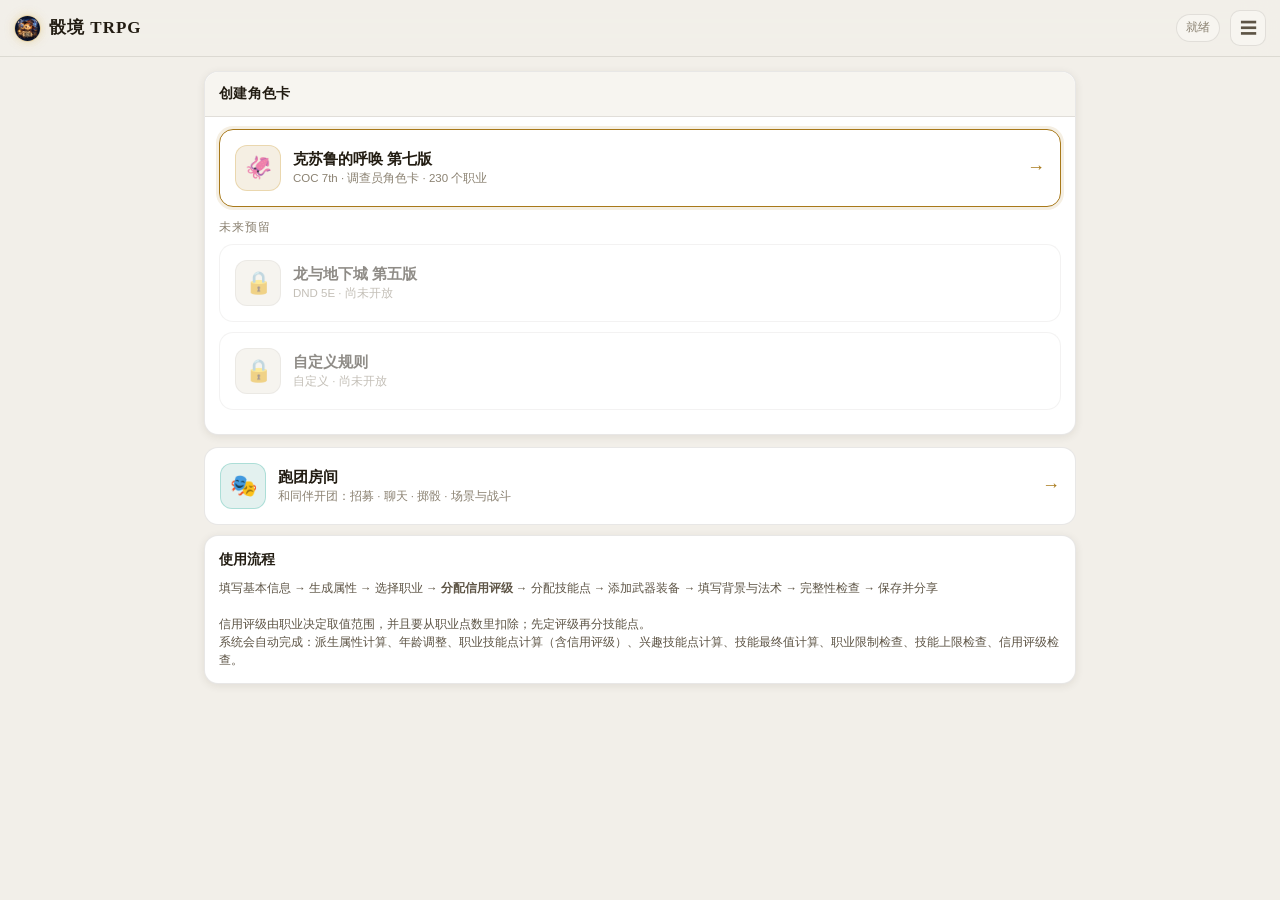
<file: web/index.html>
<!DOCTYPE html>
<html lang="zh-CN" data-theme="light">
<head>
  <meta charset="UTF-8">
  <meta name="viewport" content="width=device-width, initial-scale=1.0, viewport-fit=cover, maximum-scale=1.0, user-scalable=no">
  <meta name="theme-color" content="#f2efe9">
  <meta name="format-detection" content="telephone=no">
  <title>骰境 TRPG</title>
  <link rel="icon" href="img/logo-192.png">
  <link rel="apple-touch-icon" href="img/logo-192.png">
  <link rel="stylesheet" href="css/app.css">
</head>
<body>
  <div id="app"></div>

  <!-- 数据层（由 Excel 资料生成） -->
  <!-- 版本配置必须最先加载：其他模块会读 BuildConfig -->
  <script src="js/core/build-config.js"></script>
  <!-- 暗号门（部署版私有访问控制；开源版 gateCode 为空时完全透明） -->
  <script src="js/core/gate.js"></script>

  <script src="js/data/skills.js"></script>
  <script src="js/data/occupations.js"></script>
  <script src="js/data/weapons.js"></script>
  <script src="js/data/armors.js"></script>
  <script src="js/data/vehicles.js"></script>
  <script src="js/data/madness.js"></script>
  <script src="js/data/spells.js"></script>
  <script src="js/data/assets.js"></script>

  <!-- 规则层（与界面完全分离） -->
  <script src="js/core/dice.js"></script>
  <script src="js/core/rules-coc7.js"></script>
  <script src="js/core/occupation.js"></script>
  <script src="js/core/skillmodel.js"></script>
  <script src="js/core/engine.js"></script>
  <script src="js/core/store.js"></script>
  <script src="js/core/madness.js"></script>
  <script src="js/core/personas.js"></script>
  <script src="js/core/avatar.js"></script>
  <script src="js/core/easter-egg.js"></script>
  <script src="js/core/preset.js"></script>
  <script src="js/core/ai.js"></script>
  <script src="js/core/share.js"></script>

  <!-- 跑团房间：规则服务 → 数据模型 → 设备标识 → 传输层 → 本地存档（顺序不可乱，逐层依赖） -->
  <script src="js/core/room-rules.js"></script>
  <script src="js/core/room-model.js"></script>
  <!-- v2.0.2 T1：设备标识须在 room-net.js 之前加载（room-net 惰性调用 DeviceId.get） -->
  <script src="js/core/device-id.js"></script>
  <script src="js/core/room-net.js"></script>
  <script src="js/core/room-lan.js"></script>
  <script src="js/core/room-store.js"></script>

  <!-- 界面层 -->
  <script src="js/ui/components.js"></script>
  <script src="js/ui/share-ui.js"></script>
  <script src="js/ui/step-start.js"></script>
  <script src="js/ui/steps-a.js"></script>
  <script src="js/ui/steps-b.js"></script>
  <script src="js/ui/steps-c.js"></script>
  <script src="js/ui/steps-d.js"></script>
  <script src="js/ui/sheet.js"></script>
  <script src="js/ui/room-panels.js"></script>
  <script src="js/ui/room-ui.js"></script>
  <script src="js/app.js"></script>
</body>
</html>
</file>
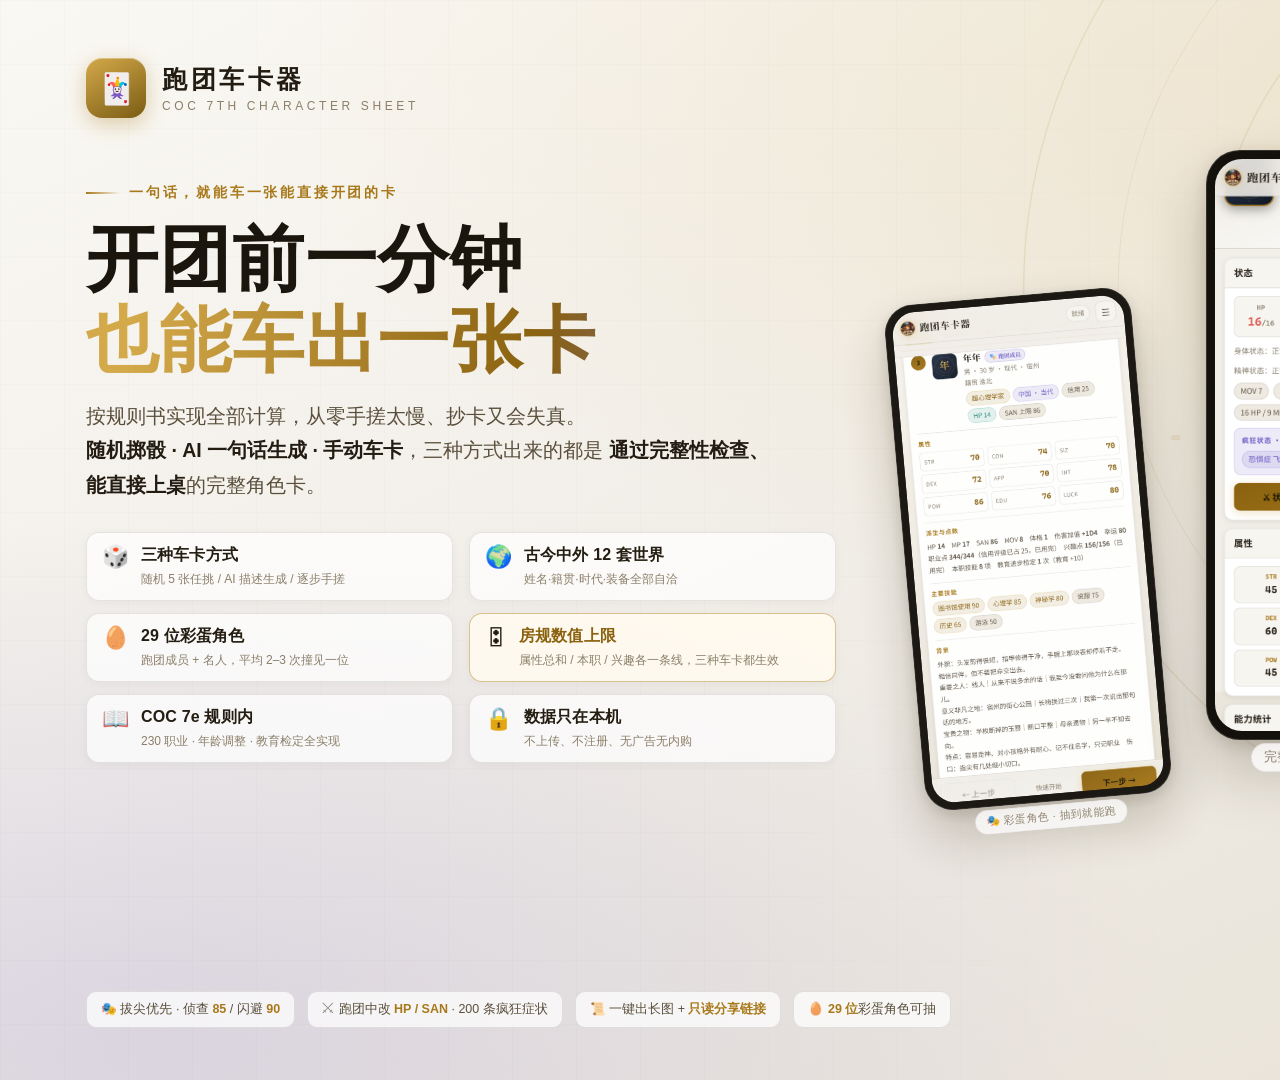
<file: tools/promo/promo-16x9.html>
<!DOCTYPE html>
<html lang="zh-CN">
<head>
<meta charset="utf-8">
<title>跑团车卡器 · 推广图 16:9</title>
<style>
/* ============================================================
   跑团车卡器 推广图（1920×1080，16:9）· v1.15.0
   配色取自 app 自身的 CSS 变量：羊皮纸底 + 古金 + 神秘紫
   素材来自 tools/shoot_promo_viewport.py 截的真实界面

   版式注意：左栏文案宽 750（86→836），右侧手机组从 884 起，
   两栏之间留出空隙；不要在手机组里放"引线标注"——
   三台手机挤在一起时引线必然压到界面，改用手机下方的 caption。
   ============================================================ */
* { margin:0; padding:0; box-sizing:border-box; }
:root{
  --gold:#a8791a; --gold-2:#d4a94a; --gold-lt:#f0c96a;
  --arcane:#6a5cc4; --arcane-2:#8a7de0;
  --ink:#221c12; --ink-2:#5a4f3c; --ink-3:#8b7f6a;
  --paper:#f2efe9; --paper-2:#e9e4da;
  --teal:#2f8878; --danger:#c0392f;
  --serif:"Noto Serif SC","Source Han Serif SC","Songti SC","SimSun",Georgia,serif;
  --sans:"PingFang SC","Noto Sans SC","Microsoft YaHei","Helvetica Neue",Arial,sans-serif;
}
body{
  width:1920px; height:1080px; overflow:hidden;
  font-family:var(--sans); color:var(--ink);
  background:var(--paper); position:relative;
}
/* 底纹：羊皮纸 + 星空占星 */
.bg-layer{ position:absolute; inset:0; z-index:0; }
.bg-base{
  position:absolute; inset:0;
  background:
    radial-gradient(120% 90% at 82% 8%,  rgba(212,169,74,.20) 0%, rgba(212,169,74,0) 58%),
    radial-gradient(90% 80% at 8% 96%,   rgba(106,92,196,.16) 0%, rgba(106,92,196,0) 60%),
    linear-gradient(155deg, #faf8f3 0%, #f2efe9 42%, #e7e1d5 100%);
}
.bg-rings{ position:absolute; right:-260px; top:-300px; width:1180px; height:1180px; opacity:.13; }
.bg-rings circle{ fill:none; stroke:var(--gold); stroke-width:1.2; }
.bg-rings .thin{ stroke-width:.7; }
.bg-dashed{ position:absolute; right:120px; top:120px; width:640px; height:640px; opacity:.10;
  background:repeating-conic-gradient(from 0deg, var(--gold) 0deg 1deg, transparent 1deg 30deg);
  -webkit-mask:radial-gradient(circle, transparent 66%, #000 66.5%, #000 68%, transparent 68.5%);
          mask:radial-gradient(circle, transparent 66%, #000 66.5%, #000 68%, transparent 68.5%);
  border-radius:50%;
}
.bg-grid{
  position:absolute; inset:0; opacity:.30;
  background-image:
    linear-gradient(rgba(30,24,12,.045) 1px, transparent 1px),
    linear-gradient(90deg, rgba(30,24,12,.045) 1px, transparent 1px);
  background-size:64px 64px;
  -webkit-mask:linear-gradient(105deg, #000 0%, #000 42%, transparent 78%);
          mask:linear-gradient(105deg, #000 0%, #000 42%, transparent 78%);
}

/* ---------- 顶栏 ---------- */
.top{
  position:absolute; left:86px; right:86px; top:58px; z-index:5;
  display:flex; align-items:center; justify-content:space-between;
}
.brand{ display:flex; align-items:center; gap:16px; }
.brand-logo{
  width:60px; height:60px; border-radius:16px;
  background:linear-gradient(150deg, var(--gold-2), #7a5c14);
  box-shadow:0 6px 20px rgba(168,121,26,.34), inset 0 1px 0 rgba(255,255,255,.34);
  display:flex; align-items:center; justify-content:center; font-size:30px;
}
.brand-tx b{ display:block; font-family:var(--serif); font-size:25px; letter-spacing:.14em; font-weight:800; }
.brand-tx span{ display:block; font-size:12px; color:var(--ink-3); letter-spacing:.30em; margin-top:3px; }
.badges{ display:flex; gap:10px; }
.badge{
  font-size:13.5px; font-weight:600; color:var(--gold);
  background:rgba(212,169,74,.13); border:1px solid rgba(168,121,26,.32);
  padding:8px 15px; border-radius:999px; letter-spacing:.02em;
}
.badge.alt{ color:var(--arcane); background:rgba(106,92,196,.11); border-color:rgba(106,92,196,.30); }

/* ---------- 左栏文案（86 → 836）---------- */
.copy{ position:absolute; left:86px; top:180px; width:750px; z-index:5; }
.kicker{
  display:inline-flex; align-items:center; gap:9px;
  font-size:14px; font-weight:700; letter-spacing:.20em; color:var(--gold);
  margin-bottom:18px;
}
.kicker::before{ content:''; width:34px; height:2px; background:linear-gradient(90deg,var(--gold),transparent); }
h1{
  font-family:var(--serif); font-size:72px; line-height:1.12; font-weight:900;
  letter-spacing:.012em; color:#1b160d;
}
h1 em{
  font-style:normal; display:block;
  background:linear-gradient(96deg, #d4a94a 6%, #8a6210 60%, #6a5cc4 100%);
  -webkit-background-clip:text; background-clip:text; -webkit-text-fill-color:transparent;
}
.sub{
  margin-top:18px; font-size:19.5px; line-height:1.75; color:var(--ink-2);
  max-width:700px;
}
.sub b{ color:var(--ink); font-weight:700; }

/* 亮点网格 */
.feats{
  margin-top:30px;
  display:grid; grid-template-columns:1fr 1fr; gap:12px 16px; width:750px;
}
.feat{
  display:flex; gap:12px; align-items:flex-start;
  background:rgba(255,255,255,.72);
  border:1px solid rgba(30,24,12,.10);
  border-radius:13px; padding:12px 15px;
  box-shadow:0 2px 10px rgba(60,45,20,.045);
}
.feat .ic{ font-size:22px; line-height:1.1; flex:0 0 auto; }
.feat .tx b{ display:block; font-size:16px; font-weight:700; color:#241d11; letter-spacing:.01em; }
.feat .tx span{ display:block; font-size:12px; color:var(--ink-3); margin-top:4px; line-height:1.5; }
/* 本次主推的房规上限用金边提一下 */
.feat.hot{ background:rgba(255,250,238,.94); border-color:rgba(168,121,26,.44); }
.feat.hot .tx b{ color:#8a6210; }

/* ---------- 底部一行 ---------- */
.foot{
  position:absolute; left:86px; right:86px; bottom:52px; z-index:5;
  display:flex; align-items:center; gap:12px;
}
.chip{
  font-size:12.5px; color:var(--ink-2);
  background:rgba(255,255,255,.72); border:1px solid rgba(30,24,12,.11);
  padding:9px 14px; border-radius:10px; white-space:nowrap;
}
.chip b{ color:var(--gold); font-weight:700; }

/* ---------- 右侧手机组（884 → 1832）---------- */
.phones{ position:absolute; right:88px; top:150px; z-index:4; width:948px; height:800px; }
.phone{
  position:absolute; width:288px; border-radius:34px; overflow:visible;
  background:#14110c; padding:8px;
  box-shadow:0 30px 62px rgba(45,32,10,.24), 0 5px 16px rgba(45,32,10,.15);
  border:1px solid rgba(255,255,255,.14);
}
.phone img{
  display:block; width:100%; border-radius:27px;
  height:572px; object-fit:cover; object-position:top center;
}
.phone .cap{
  position:absolute; left:50%; transform:translateX(-50%); bottom:-33px;
  white-space:nowrap; font-size:12.5px; color:var(--ink-3); letter-spacing:.03em;
  background:rgba(255,255,255,.80); border:1px solid rgba(30,24,12,.08);
  padding:5px 12px; border-radius:999px;
}
/* 两侧的退后一点、稍微倾斜，制造景深 */
.p1{ left:0;     top:104px; transform:rotate(-5deg) scale(.86); transform-origin:center; z-index:2; opacity:.96; }
.p2{ left:322px; top:0;     z-index:5; }                       /* 主屏 */
.p3{ left:644px; top:104px; transform:rotate(5deg)  scale(.86); transform-origin:center; z-index:2; opacity:.96; }

/* ---------- 右下角印章 ---------- */
.seal{
  position:absolute; right:74px; bottom:26px; z-index:6;
  width:92px; height:92px; border-radius:50%;
  border:2.5px solid rgba(168,121,26,.40);
  display:flex; flex-direction:column; align-items:center; justify-content:center;
  color:var(--gold); text-align:center; transform:rotate(-9deg);
  background:rgba(255,255,255,.46);
}
.seal b{ font-family:var(--serif); font-size:17px; letter-spacing:.10em; line-height:1.16; }
.seal span{ font-size:8.5px; letter-spacing:.12em; margin-top:3px; color:var(--ink-3); }
</style>
</head>
<body>

<div class="bg-layer">
  <div class="bg-base"></div>
  <div class="bg-grid"></div>
  <svg class="bg-rings" viewBox="0 0 1000 1000">
    <circle cx="500" cy="500" r="480"/>
    <circle cx="500" cy="500" r="400" class="thin"/>
    <circle cx="500" cy="500" r="320"/>
    <circle cx="500" cy="500" r="200" class="thin"/>
    <circle cx="500" cy="500" r="120"/>
    <path d="M500 20 L500 980 M20 500 L980 500" class="thin"/>
    <path d="M163 163 L837 837 M837 163 L163 837" class="thin"/>
  </svg>
  <div class="bg-dashed"></div>
</div>

<!-- 顶栏 -->
<div class="top">
  <div class="brand">
    <div class="brand-logo">🃏</div>
    <div class="brand-tx">
      <b>跑团车卡器</b>
      <span>COC 7TH CHARACTER SHEET</span>
    </div>
  </div>
  <div class="badges">
    <div class="badge">完全离线</div>
    <div class="badge">开源免费</div>
    <div class="badge alt">房规可调</div>
  </div>
</div>

<!-- 左栏文案 -->
<div class="copy">
  <div class="kicker">一句话，就能车一张能直接开团的卡</div>
  <h1>开团前一分钟<em>也能车出一张卡</em></h1>
  <div class="sub">
    按规则书实现全部计算，从零手搓太慢、抄卡又会失真。<br>
    <b>随机掷骰 · AI 一句话生成 · 手动车卡</b>，三种方式出来的都是
    <b>通过完整性检查、能直接上桌</b>的完整角色卡。
  </div>

  <div class="feats">
    <div class="feat"><div class="ic">🎲</div><div class="tx">
      <b>三种车卡方式</b><span>随机 5 张任挑 / AI 描述生成 / 逐步手搓</span></div></div>
    <div class="feat"><div class="ic">🌍</div><div class="tx">
      <b>古今中外 12 套世界</b><span>姓名·籍贯·时代·装备全部自洽</span></div></div>
    <div class="feat"><div class="ic">🥚</div><div class="tx">
      <b>29 位彩蛋角色</b><span>跑团成员 + 名人，平均 2–3 次撞见一位</span></div></div>
    <div class="feat hot"><div class="ic">🎛</div><div class="tx">
      <b>房规数值上限</b><span>属性总和 / 本职 / 兴趣各一条线，三种车卡都生效</span></div></div>
    <div class="feat"><div class="ic">📖</div><div class="tx">
      <b>COC 7e 规则内</b><span>230 职业 · 年龄调整 · 教育检定全实现</span></div></div>
    <div class="feat"><div class="ic">🔒</div><div class="tx">
      <b>数据只在本机</b><span>不上传、不注册、无广告无内购</span></div></div>
  </div>
</div>

<!-- 底部一行（four chips 铺满，压住底部空白） -->
<div class="foot">
  <div class="chip">🎭 拔尖优先 · 侦查 <b>85</b> / 闪避 <b>90</b></div>
  <div class="chip">⚔ 跑团中改 <b>HP / SAN</b> · 200 条疯狂症状</div>
  <div class="chip">📜 一键出长图 + <b>只读分享链接</b></div>
  <div class="chip">🥚 <b>29 位</b>彩蛋角色可抽</div>
</div>

<!-- 手机组 -->
<div class="phones">
  <div class="phone p1">
    <img src="./v_03_preset.png" alt="彩蛋角色卡">
    <div class="cap">🎭 彩蛋角色 · 抽到就能跑</div>
  </div>
  <div class="phone p2">
    <img src="./v_05_card.png" alt="角色卡">
    <div class="cap">完整角色卡 · 状态与属性一览</div>
  </div>
  <div class="phone p3">
    <img src="./v_10_skills.png" alt="技能表 · 拔尖优先">
    <div class="cap">职业点 290/290 · 点数全部用完</div>
  </div>
</div>

<div class="seal">
  <b>开源</b>
  <b>免费</b>
  <span>无广告 · 无内购</span>
</div>

</body>
</html>
</file>
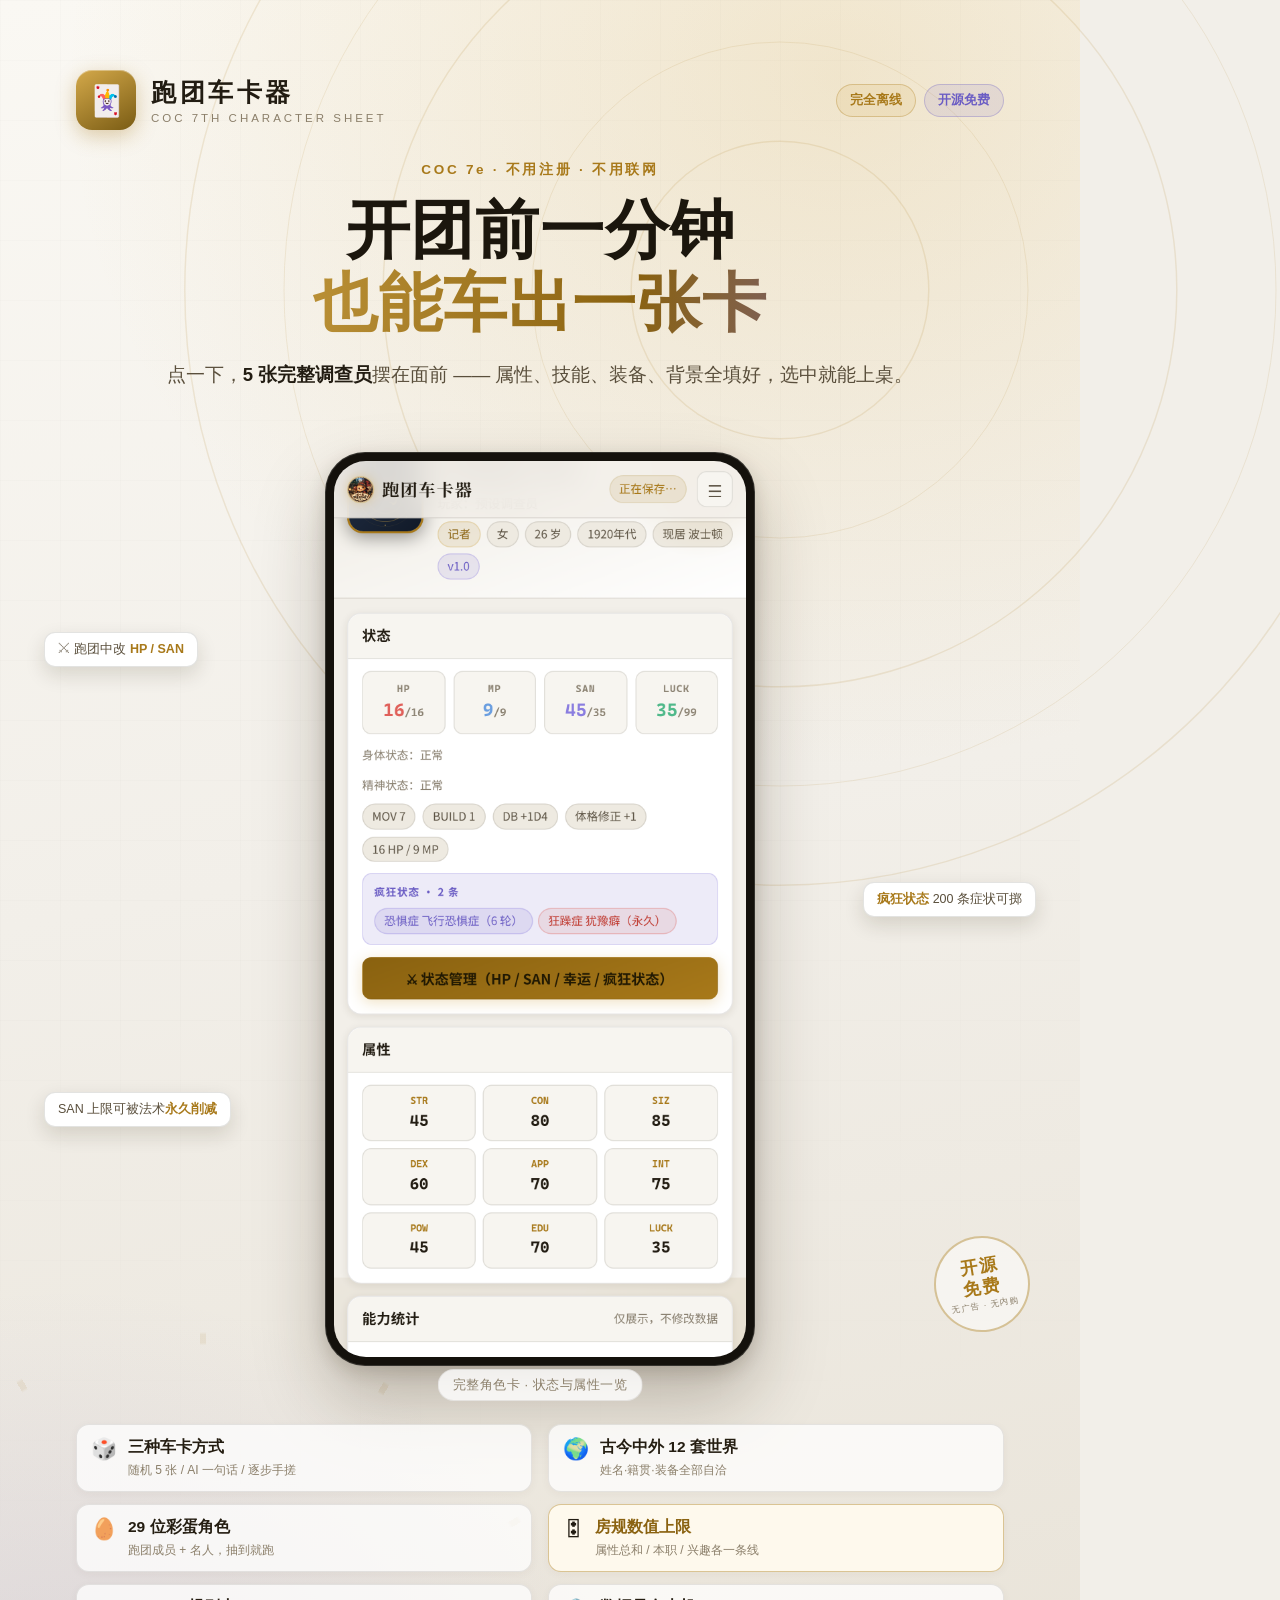
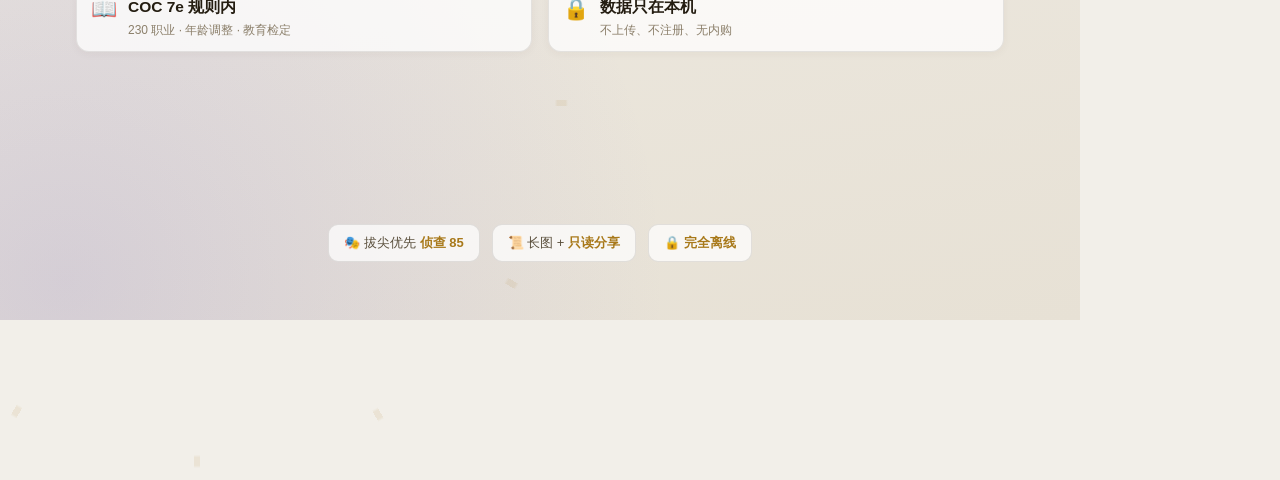
<file: tools/promo/promo-9x16.html>
<!DOCTYPE html>
<html lang="zh-CN">
<head>
<meta charset="utf-8">
<title>跑团车卡器 · 推广图 9:16</title>
<style>
/* ============================================================
   跑团车卡器 推广图（1080×1920，9:16）· v1.15.0
   竖屏版：标题 → 真机角色卡 → 卖点网格 → 底栏
   配色与 16:9 版一致，取自 app 自身的 CSS 变量
   ============================================================ */
* { margin:0; padding:0; box-sizing:border-box; }
:root{
  --gold:#a8791a; --gold-2:#d4a94a; --gold-lt:#f0c96a;
  --arcane:#6a5cc4; --arcane-2:#8a7de0;
  --ink:#221c12; --ink-2:#5a4f3c; --ink-3:#8b7f6a;
  --paper:#f2efe9; --paper-2:#e9e4da;
  --teal:#2f8878;
  --serif:"Noto Serif SC","Source Han Serif SC","Songti SC","SimSun",Georgia,serif;
  --sans:"PingFang SC","Noto Sans SC","Microsoft YaHei","Helvetica Neue",Arial,sans-serif;
}
body{
  width:1080px; height:1920px; overflow:hidden;
  font-family:var(--sans); color:var(--ink);
  background:var(--paper); position:relative;
}

/* ---------- 背景 ---------- */
.bg-layer{ position:absolute; inset:0; z-index:0; }
.bg-base{
  position:absolute; inset:0;
  background:
    radial-gradient(120% 60% at 78% 4%,  rgba(212,169,74,.22) 0%, rgba(212,169,74,0) 60%),
    radial-gradient(90% 50% at 6% 98%,  rgba(106,92,196,.16) 0%, rgba(106,92,196,0) 62%),
    linear-gradient(170deg, #faf8f3 0%, #f2efe9 44%, #e7e1d5 100%);
}
.bg-rings{ position:absolute; right:-320px; top:-330px; width:1240px; height:1240px; opacity:.13; }
.bg-rings circle{ fill:none; stroke:var(--gold); stroke-width:1.2; }
.bg-rings .thin{ stroke-width:.7; }
.bg-dashed{ position:absolute; left:-180px; bottom:-160px; width:760px; height:760px; opacity:.09;
  background:repeating-conic-gradient(from 0deg, var(--gold) 0deg 1deg, transparent 1deg 30deg);
  -webkit-mask:radial-gradient(circle, transparent 66%, #000 66.5%, #000 68%, transparent 68.5%);
          mask:radial-gradient(circle, transparent 66%, #000 66.5%, #000 68%, transparent 68.5%);
  border-radius:50%;
}
.bg-grid{
  position:absolute; inset:0; opacity:.26;
  background-image:
    linear-gradient(rgba(30,24,12,.05) 1px, transparent 1px),
    linear-gradient(90deg, rgba(30,24,12,.05) 1px, transparent 1px);
  background-size:60px 60px;
  -webkit-mask:linear-gradient(170deg, #000 0%, #000 46%, transparent 82%);
          mask:linear-gradient(170deg, #000 0%, #000 46%, transparent 82%);
}

/* ---------- 顶栏 ---------- */
.top{
  position:absolute; left:76px; right:76px; top:70px; z-index:5;
  display:flex; align-items:center; justify-content:space-between;
}
.brand{ display:flex; align-items:center; gap:15px; }
.brand-logo{
  width:60px; height:60px; border-radius:16px;
  background:linear-gradient(150deg, var(--gold-2), #7a5c14);
  box-shadow:0 6px 20px rgba(168,121,26,.34), inset 0 1px 0 rgba(255,255,255,.34);
  display:flex; align-items:center; justify-content:center; font-size:30px;
}
.brand-tx b{ display:block; font-family:var(--serif); font-size:25px; letter-spacing:.14em; font-weight:800; }
.brand-tx span{ display:block; font-size:11.5px; color:var(--ink-3); letter-spacing:.26em; margin-top:3px; }
.badges{ display:flex; gap:8px; }
.badge{
  font-size:12.5px; font-weight:600; color:var(--gold);
  background:rgba(212,169,74,.13); border:1px solid rgba(168,121,26,.32);
  padding:7px 13px; border-radius:999px;
}
.badge.alt{ color:var(--arcane); background:rgba(106,92,196,.11); border-color:rgba(106,92,196,.30); }

/* ---------- 标题区 ---------- */
.copy{ position:absolute; left:76px; right:76px; top:160px; z-index:5; text-align:center; }
.kicker{
  display:inline-flex; align-items:center; gap:9px;
  font-size:13.5px; font-weight:700; letter-spacing:.20em; color:var(--gold);
  margin-bottom:16px;
}
h1{
  font-family:var(--serif); font-size:64px; line-height:1.14; font-weight:900;
  letter-spacing:.012em; color:#1b160d;
}
h1 em{
  font-style:normal; display:block;
  background:linear-gradient(96deg, #d4a94a 6%, #8a6210 60%, #6a5cc4 100%);
  -webkit-background-clip:text; background-clip:text; -webkit-text-fill-color:transparent;
}
.sub{
  margin:18px auto 0; font-size:18.5px; line-height:1.7; color:var(--ink-2);
  max-width:860px;
}
.sub b{ color:var(--ink); font-weight:700; }

/* ---------- 手机 ---------- */
.phone-wrap{ position:absolute; left:0; right:0; top:452px; z-index:4;
  display:flex; justify-content:center; }
.phone{
  position:relative; width:430px; border-radius:40px;
  background:#14110c; padding:8px;
  box-shadow:0 34px 70px rgba(45,32,10,.26), 0 6px 18px rgba(45,32,10,.16);
  border:1px solid rgba(255,255,255,.14);
}
.phone img{
  display:block; width:100%; border-radius:32px;
  height:896px; object-fit:cover; object-position:top center;
}
.phone .cap{
  position:absolute; left:50%; transform:translateX(-50%); bottom:-36px;
  white-space:nowrap; font-size:13px; color:var(--ink-3); letter-spacing:.04em;
  background:rgba(255,255,255,.80); border:1px solid rgba(30,24,12,.08);
  padding:6px 14px; border-radius:999px;
}
/* 手机两侧的浮动标签（简短，不抢戏） */
.tag{
  position:absolute; z-index:8; white-space:nowrap;
  background:#fff; border:1px solid rgba(30,24,12,.12);
  border-radius:11px; padding:8px 13px;
  font-size:12.5px; color:var(--ink-2); line-height:1.35;
  box-shadow:0 8px 20px rgba(45,32,10,.14);
}
.tag b{ color:var(--gold); }
.tag.t1{ left:44px; top:180px; }
.tag.t2{ right:44px; top:430px; }
.tag.t3{ left:44px; top:640px; }

/* ---------- 卖点网格 ---------- */
.feats{
  position:absolute; left:76px; right:76px; top:1424px; z-index:5;
  display:grid; grid-template-columns:1fr 1fr; gap:12px 16px;
}
.feat{
  display:flex; gap:11px; align-items:flex-start;
  background:rgba(255,255,255,.74);
  border:1px solid rgba(30,24,12,.10);
  border-radius:13px; padding:12px 14px;
  box-shadow:0 2px 10px rgba(60,45,20,.045);
}
.feat .ic{ font-size:21px; line-height:1.15; flex:0 0 auto; }
.feat .tx b{ display:block; font-size:15.5px; font-weight:700; color:#241d11; }
.feat .tx span{ display:block; font-size:12px; color:var(--ink-3); margin-top:3px; line-height:1.5; }
.feat.hot{ background:rgba(255,250,238,.94); border-color:rgba(168,121,26,.42); }
.feat.hot .tx b{ color:#8a6210; }

/* ---------- 底栏 ---------- */
.foot{
  position:absolute; left:76px; right:76px; bottom:58px; z-index:5;
  display:flex; align-items:center; justify-content:center; gap:12px;
}
.chip{
  font-size:13px; color:var(--ink-2);
  background:rgba(255,255,255,.72); border:1px solid rgba(30,24,12,.11);
  padding:9px 15px; border-radius:10px;
}
.chip b{ color:var(--gold); font-weight:700; }

/* ---------- 印章 ---------- */
.seal{
  position:absolute; right:50px; top:1236px; z-index:6;
  width:96px; height:96px; border-radius:50%;
  border:2.5px solid rgba(168,121,26,.42);
  display:flex; flex-direction:column; align-items:center; justify-content:center;
  color:var(--gold); text-align:center; transform:rotate(-9deg);
  background:rgba(255,255,255,.50);
}
.seal b{ font-family:var(--serif); font-size:17.5px; letter-spacing:.10em; line-height:1.16; }
.seal span{ font-size:8.5px; letter-spacing:.10em; margin-top:3px; color:var(--ink-3); }
</style>
</head>
<body>

<div class="bg-layer">
  <div class="bg-base"></div>
  <div class="bg-grid"></div>
  <svg class="bg-rings" viewBox="0 0 1000 1000">
    <circle cx="500" cy="500" r="480"/>
    <circle cx="500" cy="500" r="400" class="thin"/>
    <circle cx="500" cy="500" r="320"/>
    <circle cx="500" cy="500" r="200" class="thin"/>
    <circle cx="500" cy="500" r="120"/>
    <path d="M500 20 L500 980 M20 500 L980 500" class="thin"/>
    <path d="M163 163 L837 837 M837 163 L163 837" class="thin"/>
  </svg>
  <div class="bg-dashed"></div>
</div>

<!-- 顶栏 -->
<div class="top">
  <div class="brand">
    <div class="brand-logo">🃏</div>
    <div class="brand-tx">
      <b>跑团车卡器</b>
      <span>COC 7TH CHARACTER SHEET</span>
    </div>
  </div>
  <div class="badges">
    <div class="badge">完全离线</div>
    <div class="badge alt">开源免费</div>
  </div>
</div>

<!-- 标题 -->
<div class="copy">
  <div class="kicker">COC 7e · 不用注册 · 不用联网</div>
  <h1>开团前一分钟<em>也能车出一张卡</em></h1>
  <div class="sub">
    点一下，<b>5 张完整调查员</b>摆在面前 —— 属性、技能、装备、背景全填好，选中就能上桌。
  </div>
</div>

<!-- 手机 -->
<div class="phone-wrap">
  <div class="phone">
    <img src="./v_05_card.png" alt="角色卡">
    <div class="cap">完整角色卡 · 状态与属性一览</div>
  </div>
  <div class="tag t1">⚔ 跑团中改 <b>HP / SAN</b></div>
  <div class="tag t2"><b>疯狂状态</b> 200 条症状可掷</div>
  <div class="tag t3">SAN 上限可被法术<b>永久削减</b></div>
</div>

<!-- 印章 -->
<div class="seal">
  <b>开源</b>
  <b>免费</b>
  <span>无广告 · 无内购</span>
</div>

<!-- 卖点 -->
<div class="feats">
  <div class="feat"><div class="ic">🎲</div><div class="tx">
    <b>三种车卡方式</b><span>随机 5 张 / AI 一句话 / 逐步手搓</span></div></div>
  <div class="feat"><div class="ic">🌍</div><div class="tx">
    <b>古今中外 12 套世界</b><span>姓名·籍贯·装备全部自洽</span></div></div>
  <div class="feat"><div class="ic">🥚</div><div class="tx">
    <b>29 位彩蛋角色</b><span>跑团成员 + 名人，抽到就跑</span></div></div>
  <div class="feat hot"><div class="ic">🎛</div><div class="tx">
    <b>房规数值上限</b><span>属性总和 / 本职 / 兴趣各一条线</span></div></div>
  <div class="feat"><div class="ic">📖</div><div class="tx">
    <b>COC 7e 规则内</b><span>230 职业 · 年龄调整 · 教育检定</span></div></div>
  <div class="feat"><div class="ic">🔒</div><div class="tx">
    <b>数据只在本机</b><span>不上传、不注册、无内购</span></div></div>
</div>

<!-- 底栏 -->
<div class="foot">
  <div class="chip">🎭 拔尖优先 <b>侦查 85</b></div>
  <div class="chip">📜 长图 + <b>只读分享</b></div>
  <div class="chip">🔒 <b>完全离线</b></div>
</div>

</body>
</html>
</file>
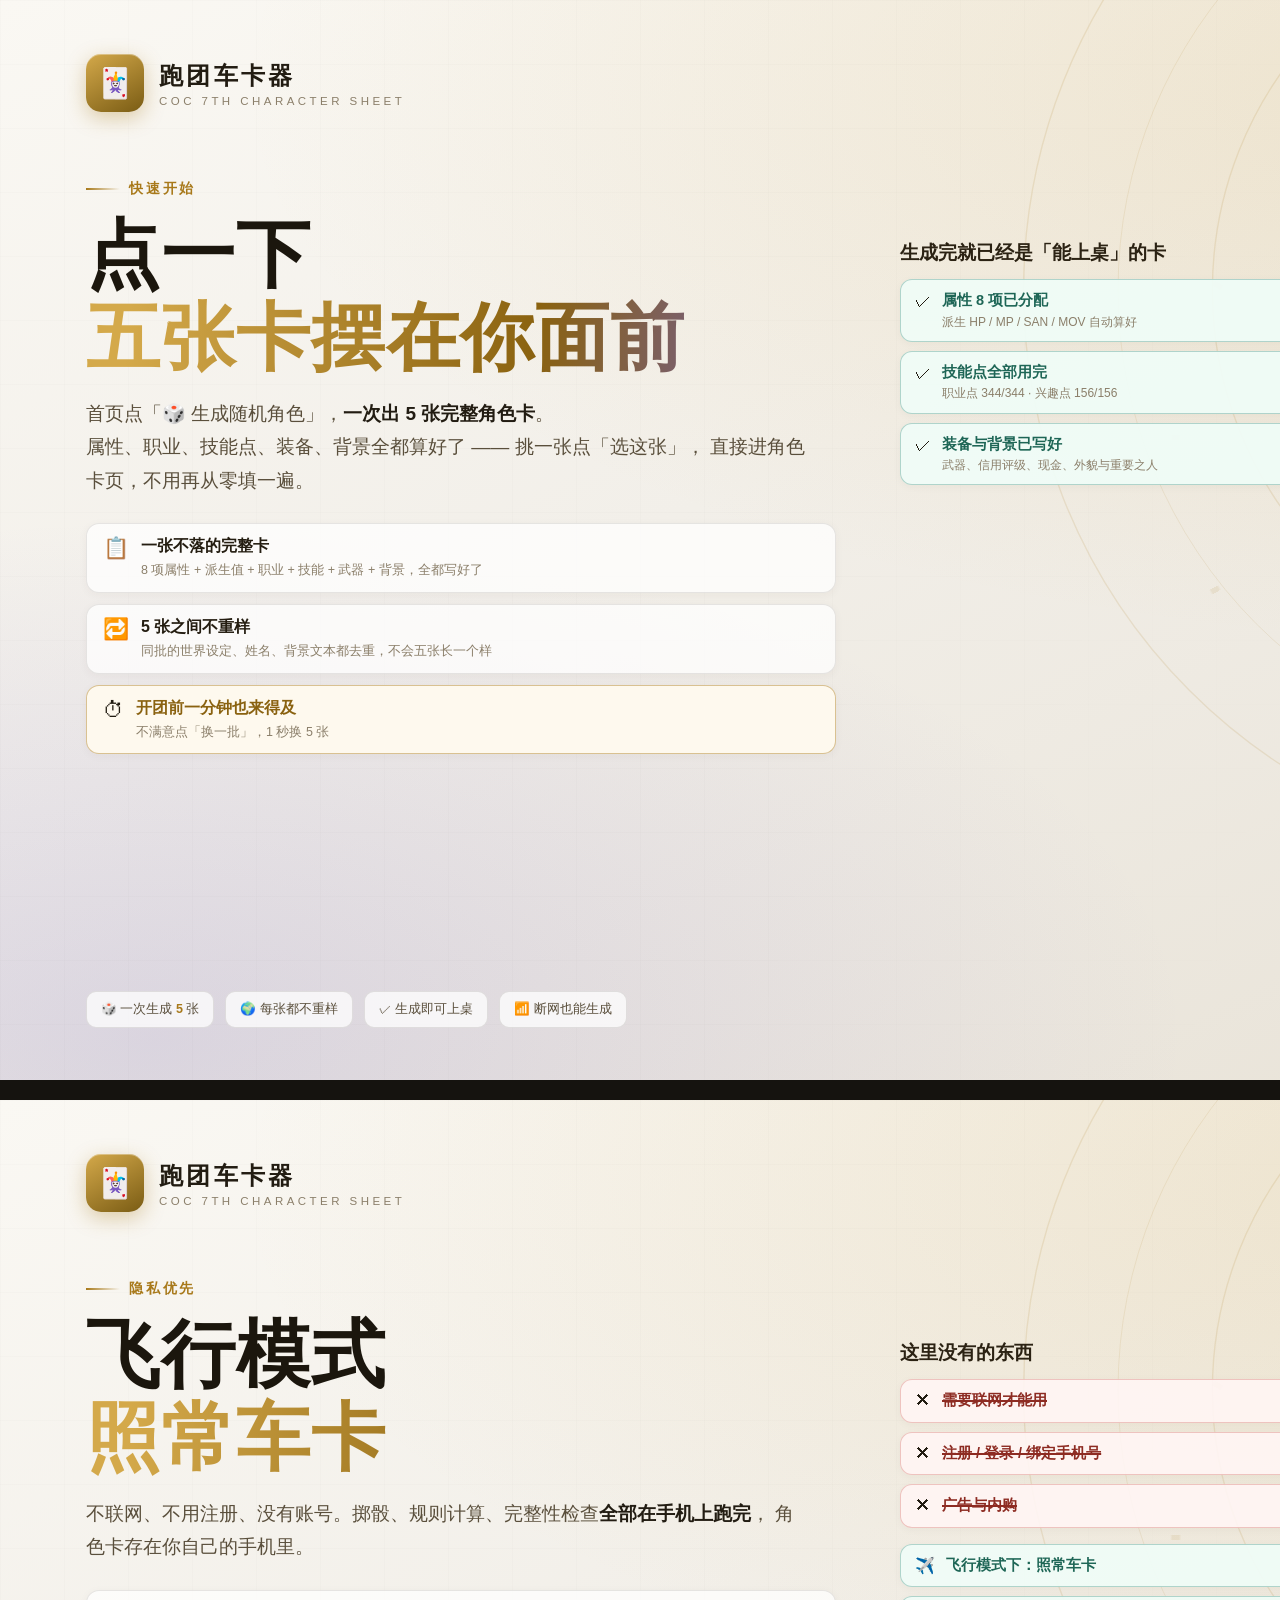
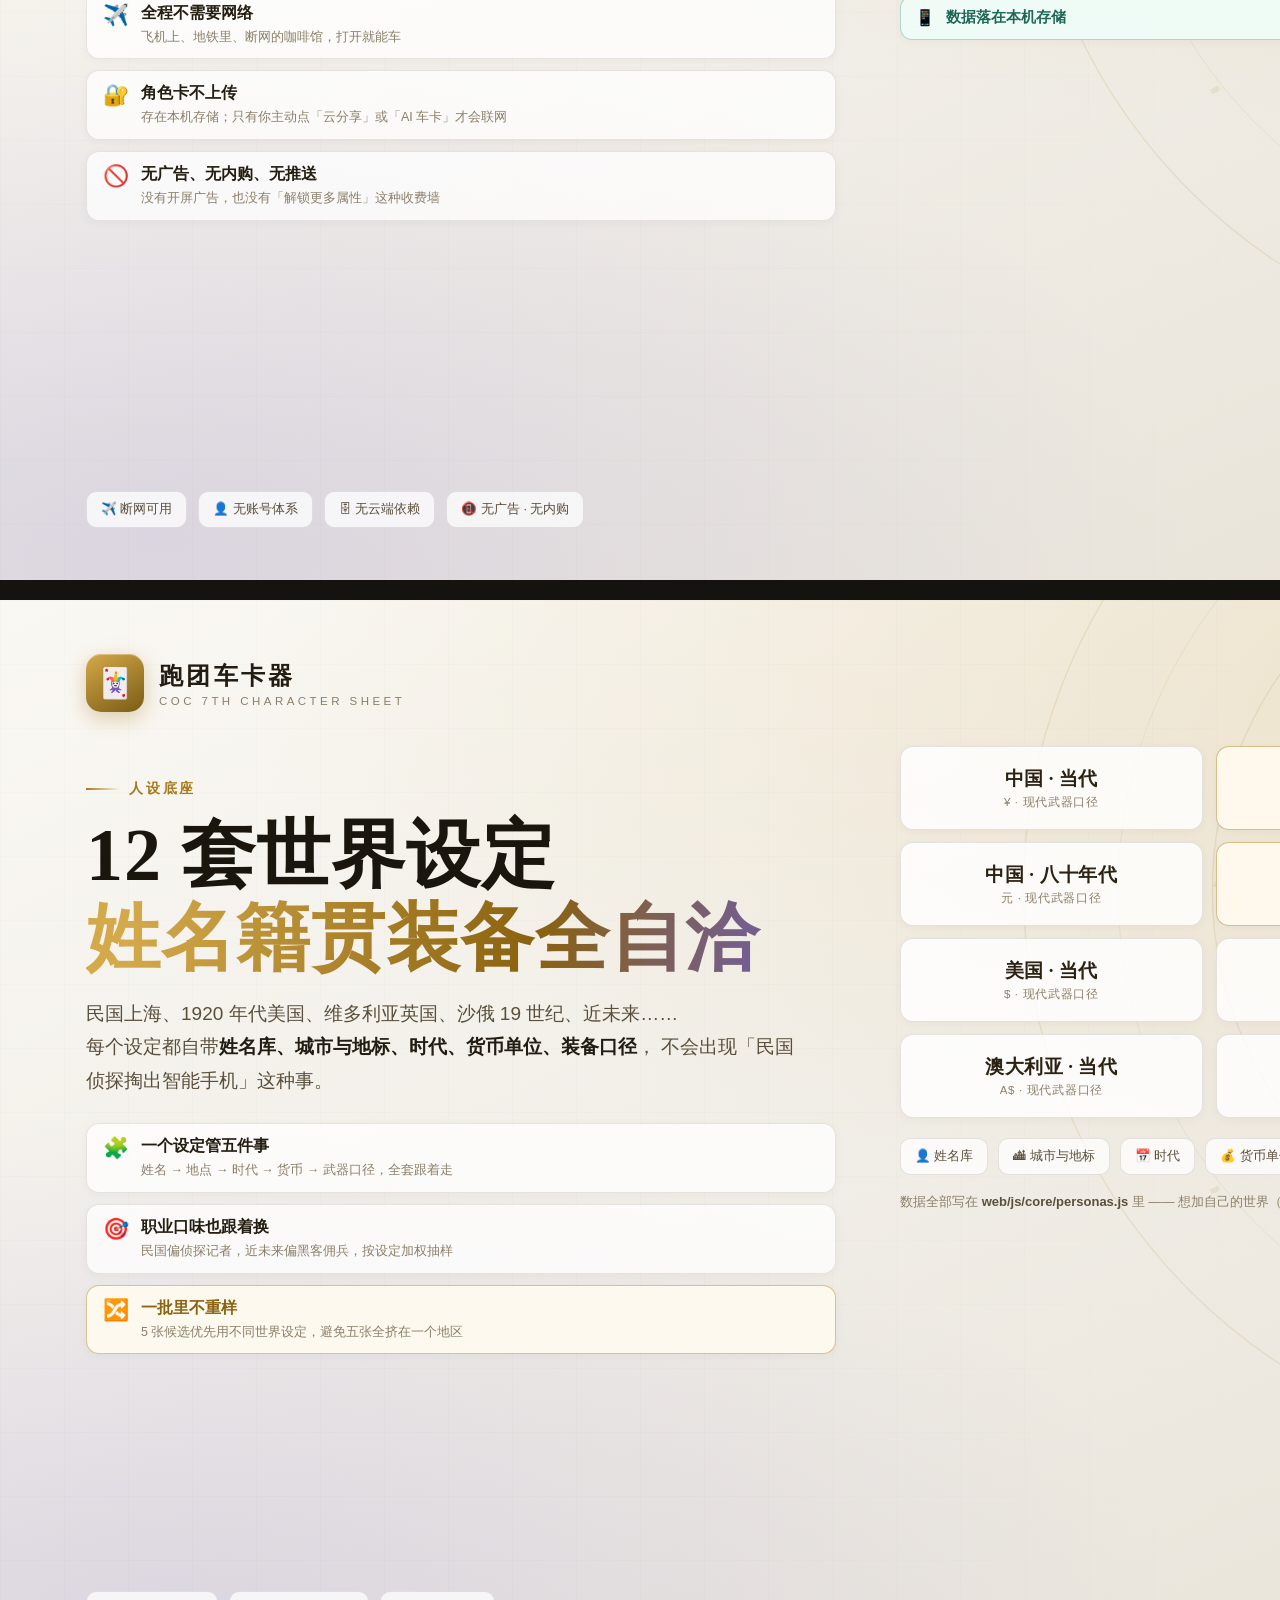
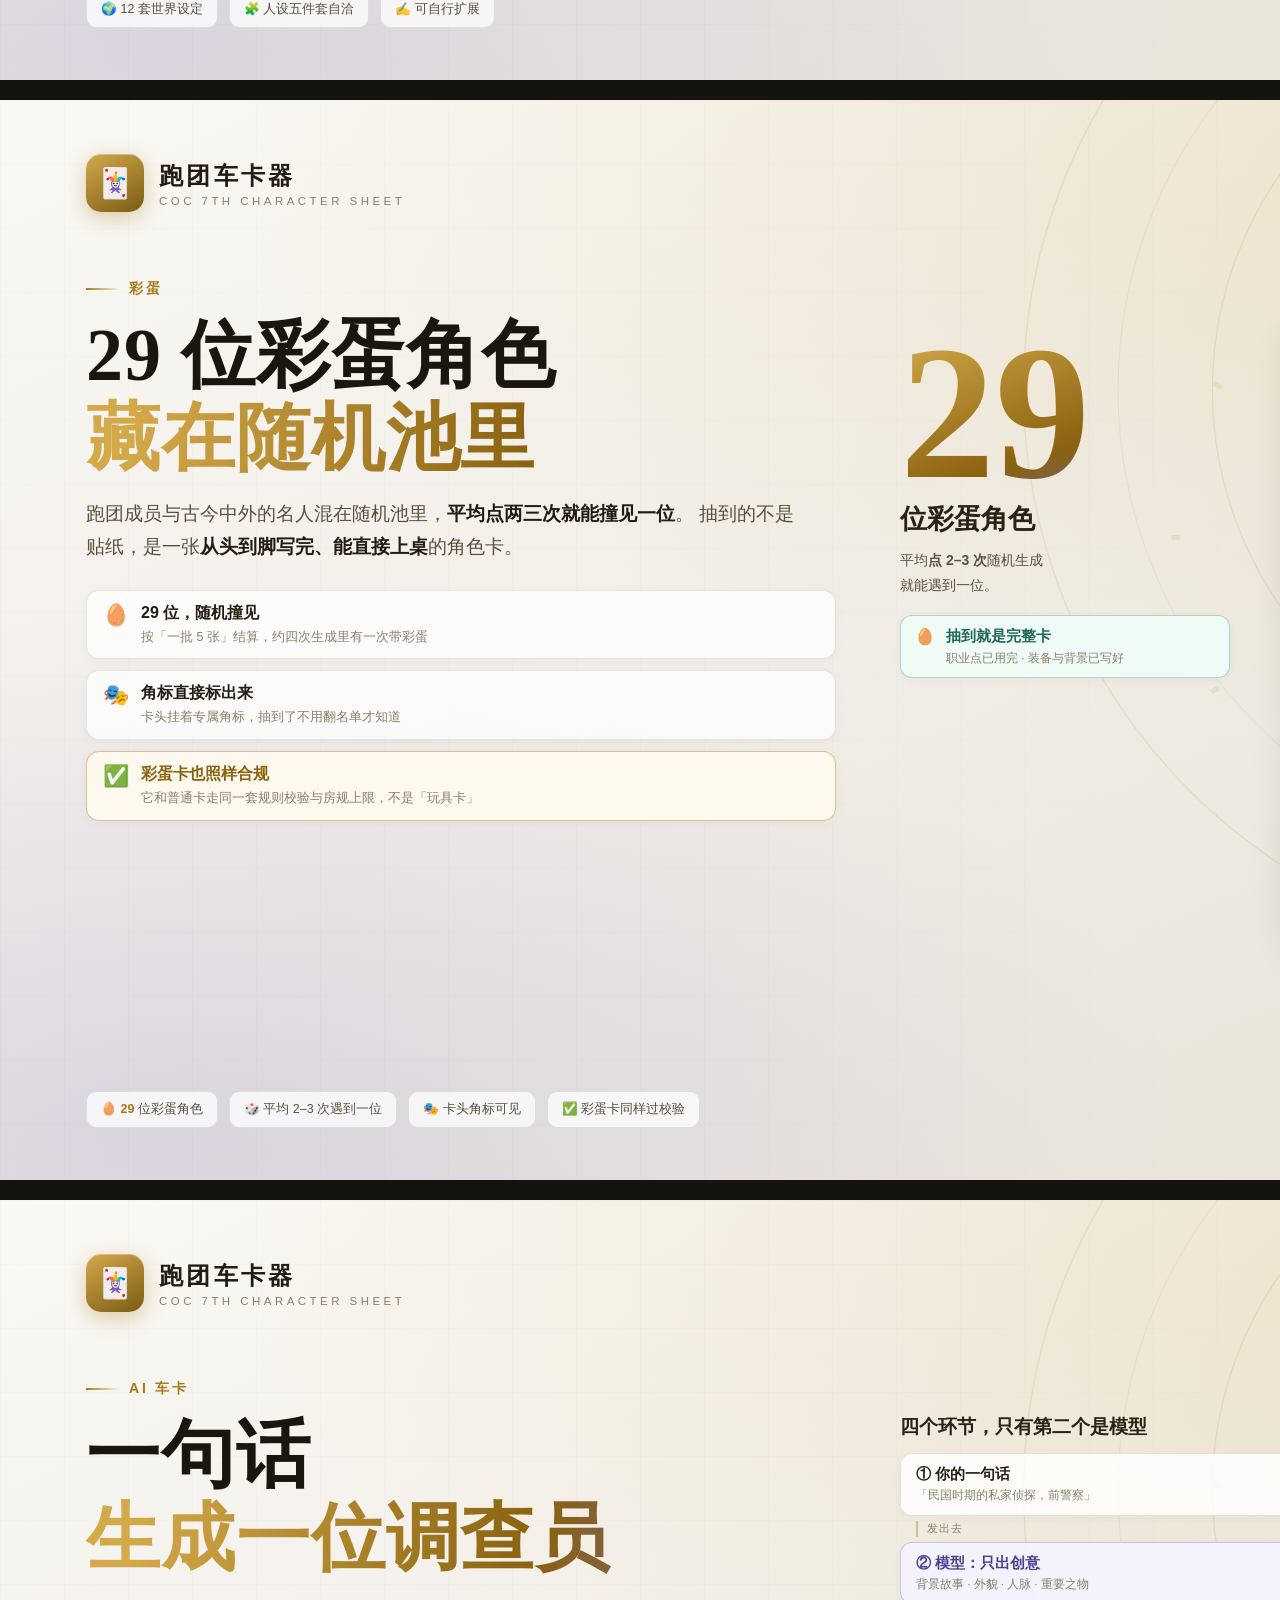
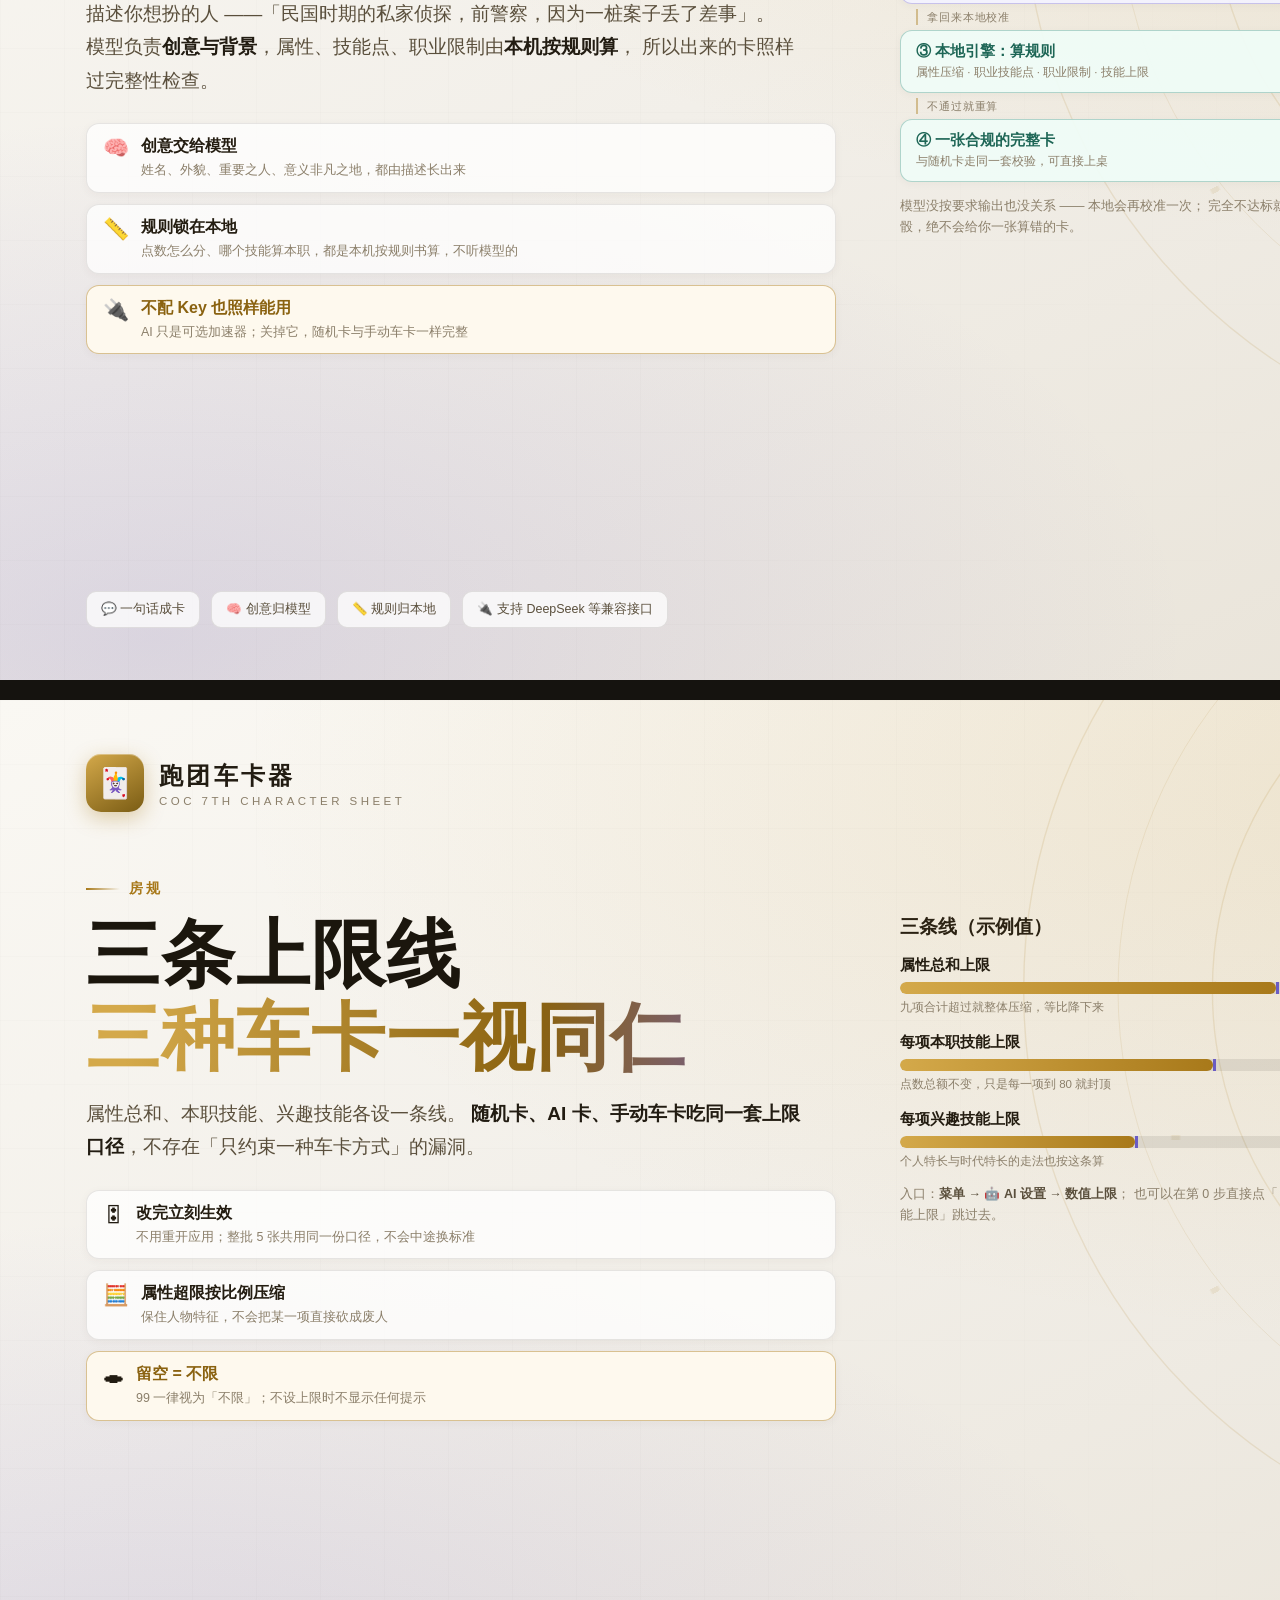
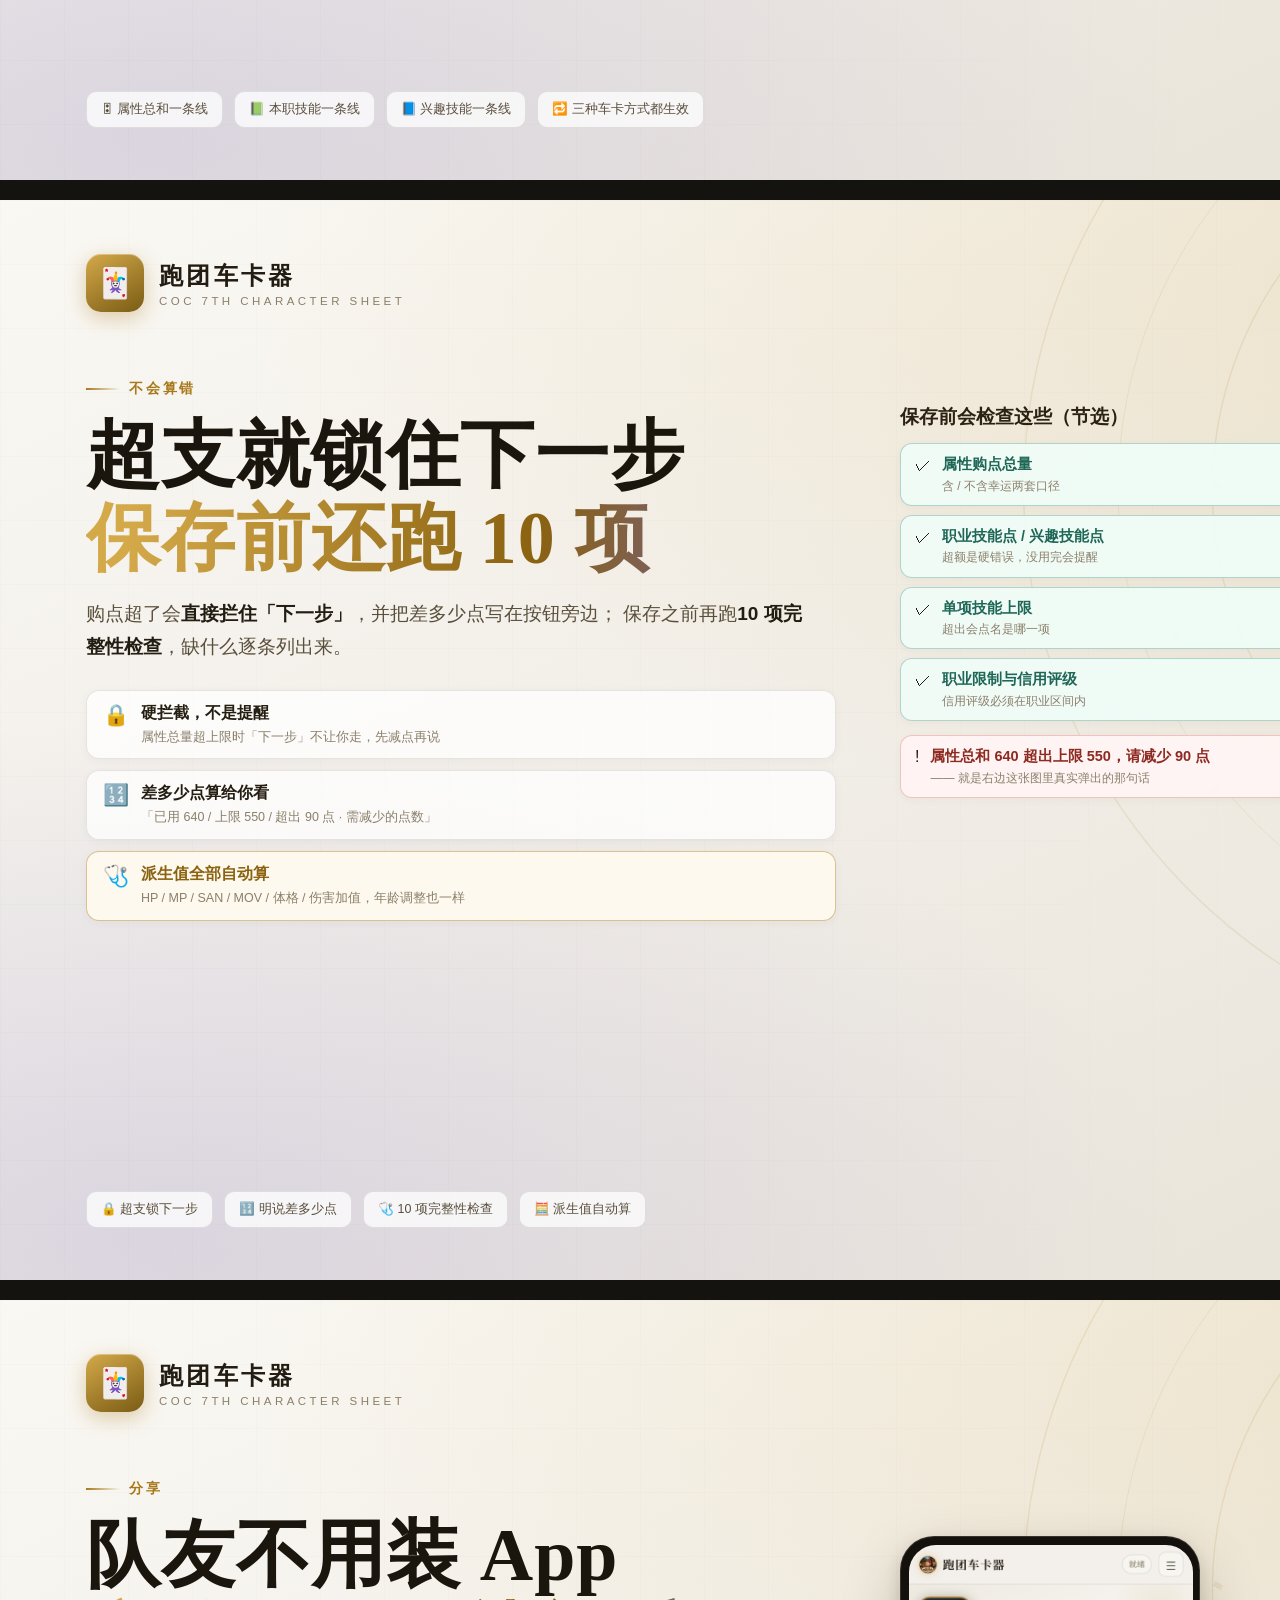
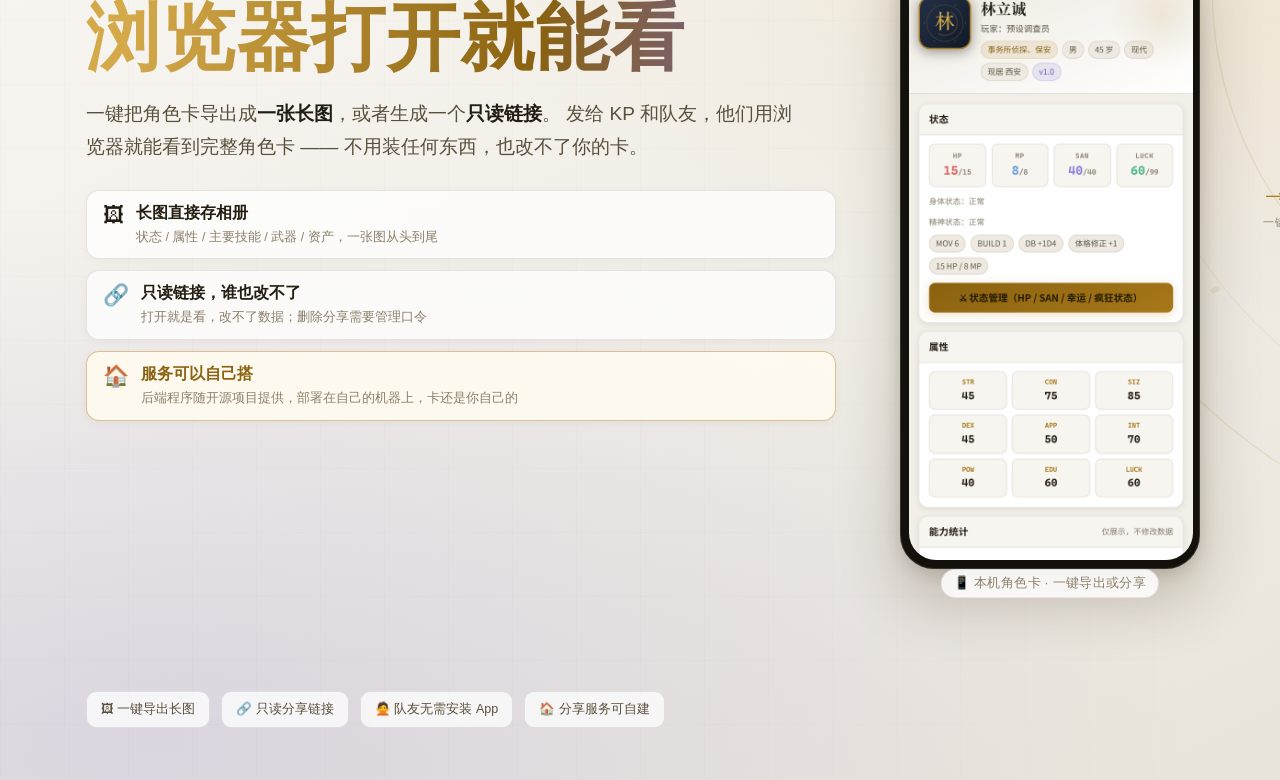
<file: tools/promo/promo-selling-16x9.html>
<!DOCTYPE html>
<html lang="zh-CN">
<head>
<meta charset="utf-8">
<title>跑团车卡器 · 8 张卖点图（16:9）</title>
<style>
/* ============================================================
   跑团车卡器 · 八张单点卖点图（每张 1920×1080，16:9）· v1.15.0
   配色取自 web/css/app.css 的 CSS 变量：羊皮纸底 + 古金 + 神秘紫
   素材全部是 tools/shoot_promo_viewport.py / shoot_promo_extra.py
   在真实界面上截下来的，没有一张是画出来的（含 v_12_longimg 那张真实导出的长图）

   版式约定（别再踩）：
     · 正文栏 86 → 836（750 宽）；右侧舞台 900 → 1834（934 宽）
     · 舞台高 790（140 → 930），必须给右下角印章（954 起）留空
     · 手机内宽 284（412 视口等比 → 高 615），别改高度，否则界面会被拉变形
     · 「一键长图」那张里的手机与长图必须是**同一张卡**：
       手机用 v_15_card、长图用 v_12_longimg，这两个文件由同一个角色导出 ——
       换素材时要成对换，否则会出现「手机里是甲、长图里是乙」这种一眼假
   ============================================================ */
* { margin:0; padding:0; box-sizing:border-box; }
:root{
  --gold:#a8791a; --gold-2:#d4a94a; --gold-lt:#f0c96a;
  --arcane:#6a5cc4; --arcane-2:#8a7de0;
  --ink:#221c12; --ink-2:#5a4f3c; --ink-3:#8b7f6a;
  --paper:#f2efe9; --paper-2:#e9e4da;
  --teal:#2f8878; --danger:#c0392f;
  --serif:"Noto Serif SC","Source Han Serif SC","Songti SC","SimSun",Georgia,serif;
  --sans:"PingFang SC","Noto Sans SC","Microsoft YaHei","Helvetica Neue",Arial,sans-serif;
}
html,body{ margin:0; padding:0; background:#15130f; }
.slide{
  position:relative; width:1920px; height:1080px; overflow:hidden;
  font-family:var(--sans); color:var(--ink); background:var(--paper);
}
.slide + .slide { margin-top:20px; }

/* ---------- 底纹 ---------- */
.bg-layer{ position:absolute; inset:0; z-index:0; }
.bg-base{
  position:absolute; inset:0;
  background:
    radial-gradient(120% 90% at 82% 8%,  rgba(212,169,74,.20) 0%, rgba(212,169,74,0) 58%),
    radial-gradient(90% 80% at 8% 96%,   rgba(106,92,196,.16) 0%, rgba(106,92,196,0) 60%),
    linear-gradient(155deg, #faf8f3 0%, #f2efe9 42%, #e7e1d5 100%);
}
.bg-grid{
  position:absolute; inset:0; opacity:.30;
  background-image:
    linear-gradient(rgba(30,24,12,.045) 1px, transparent 1px),
    linear-gradient(90deg, rgba(30,24,12,.045) 1px, transparent 1px);
  background-size:64px 64px;
  -webkit-mask:linear-gradient(105deg, #000 0%, #000 42%, transparent 78%);
          mask:linear-gradient(105deg, #000 0%, #000 42%, transparent 78%);
}
.bg-rings{ position:absolute; right:-260px; top:-300px; width:1180px; height:1180px; opacity:.13; }
.bg-rings circle{ fill:none; stroke:var(--gold); stroke-width:1.2; }
.bg-rings .thin{ stroke-width:.7; }
.bg-dashed{ position:absolute; right:120px; top:120px; width:640px; height:640px; opacity:.10;
  background:repeating-conic-gradient(from 0deg, var(--gold) 0deg 1deg, transparent 1deg 30deg);
  -webkit-mask:radial-gradient(circle, transparent 66%, #000 66.5%, #000 68%, transparent 68.5%);
          mask:radial-gradient(circle, transparent 66%, #000 66.5%, #000 68%, transparent 68.5%);
  border-radius:50%;
}

/* ---------- 顶栏 ---------- */
.top{
  position:absolute; left:86px; right:86px; top:54px; z-index:6;
  display:flex; align-items:center; justify-content:space-between;
}
.brand{ display:flex; align-items:center; gap:15px; }
.brand-logo{
  width:58px; height:58px; border-radius:15px;
  background:linear-gradient(150deg, var(--gold-2), #7a5c14);
  box-shadow:0 6px 20px rgba(168,121,26,.34), inset 0 1px 0 rgba(255,255,255,.34);
  display:flex; align-items:center; justify-content:center; font-size:29px;
}
.brand-tx b{ display:block; font-family:var(--serif); font-size:24px; letter-spacing:.14em; font-weight:800; }
.brand-tx span{ display:block; font-size:11.5px; color:var(--ink-3); letter-spacing:.30em; margin-top:3px; }
.badges{ display:flex; gap:10px; align-items:center; }
.badge{
  font-size:13.5px; font-weight:600; color:var(--gold);
  background:rgba(212,169,74,.13); border:1px solid rgba(168,121,26,.32);
  padding:8px 15px; border-radius:999px;
}
.badge.alt{ color:var(--arcane); background:rgba(106,92,196,.11); border-color:rgba(106,92,196,.30); }
.badge.idx{ font-family:var(--serif); letter-spacing:.10em; color:#6d5a2c;
  background:rgba(255,255,255,.66); border-color:rgba(30,24,12,.14); }

/* ---------- 左栏文案 ---------- */
.copy{ position:absolute; left:86px; top:176px; width:750px; z-index:5; }
.kicker{
  display:inline-flex; align-items:center; gap:9px;
  font-size:14px; font-weight:700; letter-spacing:.20em; color:var(--gold);
  margin-bottom:16px;
}
.kicker::before{ content:''; width:34px; height:2px; background:linear-gradient(90deg,var(--gold),transparent); }
h1{
  font-family:var(--serif); font-size:74px; line-height:1.12; font-weight:900;
  letter-spacing:.012em; color:#1b160d;
}
h1 em{
  font-style:normal; display:block;
  background:linear-gradient(96deg, #d4a94a 6%, #8a6210 60%, #6a5cc4 100%);
  -webkit-background-clip:text; background-clip:text; -webkit-text-fill-color:transparent;
}
.sub{
  margin-top:17px; font-size:19px; line-height:1.76; color:var(--ink-2);
  max-width:720px;
}
.sub b{ color:var(--ink); font-weight:700; }

/* 三条要点 */
.points{ margin-top:26px; display:flex; flex-direction:column; gap:11px; width:750px; }
.pt{
  display:flex; gap:12px; align-items:flex-start;
  background:rgba(255,255,255,.74);
  border:1px solid rgba(30,24,12,.10);
  border-radius:13px; padding:12px 16px;
  box-shadow:0 2px 10px rgba(60,45,20,.045);
}
.pt .ic{ font-size:21px; line-height:1.15; flex:0 0 auto; }
.pt .tx b{ display:block; font-size:16px; font-weight:700; color:#241d11; }
.pt .tx span{ display:block; font-size:12.5px; color:var(--ink-3); margin-top:4px; line-height:1.5; }
.pt.hot{ background:rgba(255,250,238,.94); border-color:rgba(168,121,26,.44); }
.pt.hot .tx b{ color:#8a6210; }

/* ---------- 底部一行 ---------- */
.foot{
  position:absolute; left:86px; bottom:52px; z-index:6;
  display:flex; align-items:center; gap:11px; flex-wrap:wrap; max-width:1120px;
}
.chip{
  font-size:12.5px; color:var(--ink-2);
  background:rgba(255,255,255,.74); border:1px solid rgba(30,24,12,.11);
  padding:9px 14px; border-radius:10px; white-space:nowrap;
}
.chip b{ color:var(--gold); font-weight:700; }

/* ---------- 右上印章 ---------- */
.seal{
  position:absolute; right:52px; bottom:30px; z-index:7;
  width:92px; height:92px; border-radius:50%;
  border:2.5px solid rgba(168,121,26,.40);
  display:flex; flex-direction:column; align-items:center; justify-content:center;
  color:var(--gold); text-align:center; transform:rotate(-9deg);
  background:rgba(255,255,255,.46);
}
.seal b{ font-family:var(--serif); font-size:17px; letter-spacing:.10em; line-height:1.16; }
.seal span{ font-size:8.5px; letter-spacing:.12em; margin-top:3px; color:var(--ink-3); }

/* ---------- 右侧舞台 ---------- */
.stage{ position:absolute; left:900px; top:140px; width:934px; height:790px; z-index:4; }

/* 手机框：内宽 284 = 412 视口等比，高 615 = 284×892/412 */
.phone{
  position:absolute; width:300px; padding:8px;
  border-radius:34px; background:#14110c;
  box-shadow:0 30px 62px rgba(45,32,10,.24), 0 5px 16px rgba(45,32,10,.15);
  border:1px solid rgba(255,255,255,.14);
}
.phone img{
  display:block; width:284px; height:615px; border-radius:27px;
  object-fit:cover; object-position:top center;
}
.phone .cap{
  position:absolute; left:50%; transform:translateX(-50%); bottom:-30px;
  white-space:nowrap; font-size:12.5px; color:var(--ink-3); letter-spacing:.03em;
  background:rgba(255,255,255,.86); border:1px solid rgba(30,24,12,.08);
  padding:5px 12px; border-radius:999px;
}

/* 舞台左侧的小栏目 */
.side{ position:absolute; left:0; top:100px; width:470px; }
.side-h{ font-family:var(--serif); font-size:19px; font-weight:800; color:#2b2213; margin-bottom:13px; }
.row{
  display:flex; gap:11px; align-items:flex-start;
  background:rgba(255,255,255,.80); border:1px solid rgba(30,24,12,.10);
  border-radius:12px; padding:11px 14px; margin-bottom:9px;
  box-shadow:0 2px 9px rgba(60,45,20,.04);
}
.row .k{ font-size:16px; line-height:1.2; flex:0 0 auto; }
.row .t{ font-size:14.5px; font-weight:700; color:#241d11; line-height:1.35; }
.row .t small{ display:block; font-weight:400; font-size:12px; color:var(--ink-3); margin-top:3px; }
.row.bad{ background:rgba(255,245,244,.90); border-color:rgba(192,57,47,.26); }
.row.bad .t{ color:#8d2b22; text-decoration:line-through; text-decoration-thickness:1.5px; }
.row.good{ background:rgba(240,252,247,.94); border-color:rgba(47,136,120,.34); }
.row.good .t{ color:#1e6656; }

/* 大数字 */
.bignum{ font-family:var(--serif); font-weight:900; line-height:.86;
  background:linear-gradient(160deg,#d4a94a 0%,#8a6210 62%,#6a5cc4 100%);
  -webkit-background-clip:text; background-clip:text; -webkit-text-fill-color:transparent; }

/* 世界设定网格 */
.worlds{ display:grid; grid-template-columns:repeat(3,1fr); gap:12px 13px; }
.world{
  height:84px; border-radius:13px; display:flex; flex-direction:column;
  align-items:center; justify-content:center; gap:3px;
  background:rgba(255,255,255,.82); border:1px solid rgba(30,24,12,.11);
  box-shadow:0 2px 9px rgba(60,45,20,.045);
}
.world b{ font-family:var(--serif); font-size:19px; font-weight:800; color:#2b2213; letter-spacing:.02em; }
.world span{ font-size:11.5px; color:var(--ink-3); letter-spacing:.06em; }
.world.hot{ background:rgba(255,250,238,.96); border-color:rgba(168,121,26,.46); }
.world.hot b{ color:#8a6210; }
.world.alt b{ color:#4b3f8f; }

/* 流程链 */
.flow{ display:flex; flex-direction:column; gap:0; }
.node{
  border-radius:12px; padding:11px 15px;
  background:rgba(255,255,255,.84); border:1px solid rgba(30,24,12,.11);
  box-shadow:0 2px 9px rgba(60,45,20,.04);
}
.node b{ display:block; font-size:14.5px; font-weight:700; color:#241d11; }
.node span{ display:block; font-size:11.5px; color:var(--ink-3); margin-top:3px; line-height:1.45; }
.node.model{ background:rgba(244,242,255,.92); border-color:rgba(106,92,196,.32); }
.node.model b{ color:#4b3f8f; }
.node.local{ background:rgba(240,252,247,.94); border-color:rgba(47,136,120,.34); }
.node.local b{ color:#1e6656; }
.arrow{ display:flex; align-items:center; gap:9px; padding:5px 0 5px 16px; }
.arrow i{ width:2px; height:16px; background:rgba(168,121,26,.42); display:block; }
.arrow em{ font-style:normal; font-size:11px; color:var(--ink-3); letter-spacing:.08em; }

/* 上限条 */
.capline{ margin-bottom:15px; }
.capline .lb{ display:flex; justify-content:space-between; align-items:baseline; margin-bottom:7px; }
.capline .lb b{ font-size:15px; font-weight:700; color:#241d11; }
.capline .lb span{ font-family:var(--serif); font-size:19px; font-weight:800; color:var(--gold); }
.bar{ position:relative; height:12px; border-radius:7px; background:rgba(30,24,12,.09); overflow:hidden; }
.bar i{ position:absolute; inset:0 auto 0 0; border-radius:7px;
  background:linear-gradient(90deg, var(--gold-2), var(--gold)); }
.bar u{ position:absolute; top:-4px; bottom:-4px; width:3px; background:var(--arcane); border-radius:2px; }

/* 图片框（长图 / 截图特写） */
.frame{
  position:absolute; border-radius:16px; padding:11px;
  background:rgba(255,255,255,.90); border:1px solid rgba(30,24,12,.12);
  box-shadow:0 16px 40px rgba(45,32,10,.16);
}
.frame img{ display:block; border-radius:9px; }
.frame .tag{
  position:absolute; left:50%; transform:translateX(-50%); bottom:-15px;
  white-space:nowrap; font-size:12px; color:var(--ink-2);
  background:rgba(255,255,255,.94); border:1px solid rgba(30,24,12,.10);
  padding:5px 13px; border-radius:999px;
}
.fadebot{ position:relative; overflow:hidden; }
.fadebot::after{
  content:''; position:absolute; left:0; right:0; bottom:0; height:150px;
  background:linear-gradient(to bottom, rgba(255,255,255,0), rgba(255,255,255,.96) 78%);
  pointer-events:none;
}
/* 只读链接示意（明确是示意用的占位，不是截图） */
.linkpill{
  display:flex; align-items:center; gap:10px;
  background:rgba(255,255,255,.92); border:1px dashed rgba(168,121,26,.55);
  border-radius:999px; padding:11px 16px;
}
.linkpill .u{ font-family:Consolas,Menlo,monospace; font-size:13px; color:#5a4f3c; }
.linkpill .lk{ font-size:11px; font-weight:700; color:#1e6656; letter-spacing:.06em; }
</style>
</head>
<body>

<!-- ============================================================
     01 · 一秒开团
     ============================================================ -->
<section class="slide" id="sp1" data-name="sp-01-kaitao">
  <div class="bg-layer">
    <div class="bg-base"></div><div class="bg-grid"></div>
    <svg class="bg-rings" viewBox="0 0 1000 1000">
      <circle cx="500" cy="500" r="480"/><circle cx="500" cy="500" r="400" class="thin"/>
      <circle cx="500" cy="500" r="320"/><circle cx="500" cy="500" r="200" class="thin"/>
      <circle cx="500" cy="500" r="120"/>
      <path d="M500 20 L500 980 M20 500 L980 500" class="thin"/>
      <path d="M163 163 L837 837 M837 163 L163 837" class="thin"/>
    </svg>
    <div class="bg-dashed"></div>
  </div>

  <div class="top">
    <div class="brand">
      <div class="brand-logo">🃏</div>
      <div class="brand-tx"><b>跑团车卡器</b><span>COC 7TH CHARACTER SHEET</span></div>
    </div>
    <div class="badges">
      <div class="badge">完全离线</div><div class="badge">开源免费</div>
      <div class="badge idx">01 / 08</div>
    </div>
  </div>

  <div class="copy">
    <div class="kicker">快速开始</div>
    <h1>点一下<em>五张卡摆在你面前</em></h1>
    <div class="sub">
      首页点「🎲 生成随机角色」，<b>一次出 5 张完整角色卡</b>。<br>
      属性、职业、技能点、装备、背景全都算好了 —— 挑一张点「选这张」，
      直接进角色卡页，不用再从零填一遍。
    </div>
    <div class="points">
      <div class="pt"><div class="ic">📋</div><div class="tx">
        <b>一张不落的完整卡</b><span>8 项属性 + 派生值 + 职业 + 技能 + 武器 + 背景，全都写好了</span></div></div>
      <div class="pt"><div class="ic">🔁</div><div class="tx">
        <b>5 张之间不重样</b><span>同批的世界设定、姓名、背景文本都去重，不会五张长一个样</span></div></div>
      <div class="pt hot"><div class="ic">⏱</div><div class="tx">
        <b>开团前一分钟也来得及</b><span>不满意点「换一批」，1 秒换 5 张</span></div></div>
    </div>
  </div>

  <div class="stage">
    <div class="side">
      <div class="side-h">生成完就已经是「能上桌」的卡</div>
      <div class="row good"><div class="k">✓</div><div class="t">属性 8 项已分配<small>派生 HP / MP / SAN / MOV 自动算好</small></div></div>
      <div class="row good"><div class="k">✓</div><div class="t">技能点全部用完<small>职业点 344/344 · 兴趣点 156/156</small></div></div>
      <div class="row good"><div class="k">✓</div><div class="t">装备与背景已写好<small>武器、信用评级、现金、外貌与重要之人</small></div></div>
    </div>
    <div class="phone" style="left:552px; top:96px;">
      <img src="./v_14_preset.png" alt="随机生成的候选角色卡">
      <div class="cap">🎲 点一下出 5 张 · 这是其中一张</div>
    </div>
  </div>

  <div class="foot">
    <div class="chip">🎲 一次生成 <b>5</b> 张</div>
    <div class="chip">🌍 每张都不重样</div>
    <div class="chip">✓ 生成即可上桌</div>
    <div class="chip">📶 断网也能生成</div>
  </div>
  <div class="seal"><b>开源</b><b>免费</b><span>无广告 · 无内购</span></div>
</section>


<!-- ============================================================
     02 · 完全离线
     ============================================================ -->
<section class="slide" id="sp2" data-name="sp-02-offline">
  <div class="bg-layer">
    <div class="bg-base"></div><div class="bg-grid"></div>
    <svg class="bg-rings" viewBox="0 0 1000 1000">
      <circle cx="500" cy="500" r="480"/><circle cx="500" cy="500" r="400" class="thin"/>
      <circle cx="500" cy="500" r="320"/><circle cx="500" cy="500" r="200" class="thin"/>
      <circle cx="500" cy="500" r="120"/>
      <path d="M500 20 L500 980 M20 500 L980 500" class="thin"/>
    </svg>
    <div class="bg-dashed"></div>
  </div>

  <div class="top">
    <div class="brand">
      <div class="brand-logo">🃏</div>
      <div class="brand-tx"><b>跑团车卡器</b><span>COC 7TH CHARACTER SHEET</span></div>
    </div>
    <div class="badges">
      <div class="badge">完全离线</div><div class="badge">数据只在本机</div>
      <div class="badge idx">02 / 08</div>
    </div>
  </div>

  <div class="copy">
    <div class="kicker">隐私优先</div>
    <h1>飞行模式<em>照常车卡</em></h1>
    <div class="sub">
      不联网、不用注册、没有账号。掷骰、规则计算、完整性检查<b>全部在手机上跑完</b>，
      角色卡存在你自己的手机里。
    </div>
    <div class="points">
      <div class="pt"><div class="ic">✈️</div><div class="tx">
        <b>全程不需要网络</b><span>飞机上、地铁里、断网的咖啡馆，打开就能车</span></div></div>
      <div class="pt"><div class="ic">🔐</div><div class="tx">
        <b>角色卡不上传</b><span>存在本机存储；只有你主动点「云分享」或「AI 车卡」才会联网</span></div></div>
      <div class="pt"><div class="ic">🚫</div><div class="tx">
        <b>无广告、无内购、无推送</b><span>没有开屏广告，也没有「解锁更多属性」这种收费墙</span></div></div>
    </div>
  </div>

  <div class="stage">
    <div class="side">
      <div class="side-h">这里没有的东西</div>
      <div class="row bad"><div class="k">✕</div><div class="t">需要联网才能用</div></div>
      <div class="row bad"><div class="k">✕</div><div class="t">注册 / 登录 / 绑定手机号</div></div>
      <div class="row bad"><div class="k">✕</div><div class="t">广告与内购</div></div>
      <div class="row good" style="margin-top:16px;"><div class="k">✈️</div><div class="t">飞行模式下：照常车卡</div></div>
      <div class="row good"><div class="k">📱</div><div class="t">数据落在本机存储</div></div>
    </div>
    <div class="phone" style="left:552px; top:96px;">
      <img src="./v_01_home.png" alt="首页">
      <div class="cap">📱 打开就能用 · 没有登录墙、没有开屏广告</div>
    </div>
  </div>

  <div class="foot">
    <div class="chip">✈️ 断网可用</div>
    <div class="chip">👤 无账号体系</div>
    <div class="chip">🗄 无云端依赖</div>
    <div class="chip">📵 无广告 · 无内购</div>
  </div>
  <div class="seal"><b>数据</b><b>本机</b><span>不上传 · 不注册</span></div>
</section>


<!-- ============================================================
     03 · 12 套世界设定
     ============================================================ -->
<section class="slide" id="sp3" data-name="sp-03-worlds">
  <div class="bg-layer">
    <div class="bg-base"></div><div class="bg-grid"></div>
    <svg class="bg-rings" viewBox="0 0 1000 1000">
      <circle cx="500" cy="500" r="480"/><circle cx="500" cy="500" r="400" class="thin"/>
      <circle cx="500" cy="500" r="320"/><circle cx="500" cy="500" r="200" class="thin"/>
      <path d="M500 20 L500 980 M20 500 L980 500" class="thin"/>
    </svg>
    <div class="bg-dashed"></div>
  </div>

  <div class="top">
    <div class="brand">
      <div class="brand-logo">🃏</div>
      <div class="brand-tx"><b>跑团车卡器</b><span>COC 7TH CHARACTER SHEET</span></div>
    </div>
    <div class="badges">
      <div class="badge">12 套世界</div><div class="badge">人设自洽</div>
      <div class="badge idx">03 / 08</div>
    </div>
  </div>

  <div class="copy">
    <div class="kicker">人设底座</div>
    <h1>12 套世界设定<em>姓名籍贯装备全自洽</em></h1>
    <div class="sub">
      民国上海、1920 年代美国、维多利亚英国、沙俄 19 世纪、近未来……<br>
      每个设定都自带<b>姓名库、城市与地标、时代、货币单位、装备口径</b>，
      不会出现「民国侦探掏出智能手机」这种事。
    </div>
    <div class="points">
      <div class="pt"><div class="ic">🧩</div><div class="tx">
        <b>一个设定管五件事</b><span>姓名 → 地点 → 时代 → 货币 → 武器口径，全套跟着走</span></div></div>
      <div class="pt"><div class="ic">🎯</div><div class="tx">
        <b>职业口味也跟着换</b><span>民国偏侦探记者，近未来偏黑客佣兵，按设定加权抽样</span></div></div>
      <div class="pt hot"><div class="ic">🔀</div><div class="tx">
        <b>一批里不重样</b><span>5 张候选优先用不同世界设定，避免五张全挤在一个地区</span></div></div>
    </div>
  </div>

  <div class="stage">
    <div class="worlds" style="margin-top:6px;">
      <div class="world"><b>中国 · 当代</b><span>¥ · 现代武器口径</span></div>
      <div class="world hot"><b>中国 · 民国</b><span>银元 · 1920s 口径</span></div>
      <div class="world"><b>中国 · 古代</b><span>两（白银）· 冷兵器</span></div>
      <div class="world"><b>中国 · 八十年代</b><span>元 · 现代武器口径</span></div>
      <div class="world hot"><b>美国 · 1920 年代</b><span>$ · 1920s 口径</span></div>
      <div class="world hot"><b>英国 · 维多利亚</b><span>£ · 1920s 口径</span></div>
      <div class="world"><b>美国 · 当代</b><span>$ · 现代武器口径</span></div>
      <div class="world alt"><b>欧洲 · 当代</b><span>$ · 现代武器口径</span></div>
      <div class="world"><b>日本 · 当代</b><span>円 · 现代武器口径</span></div>
      <div class="world"><b>澳大利亚 · 当代</b><span>A$ · 现代武器口径</span></div>
      <div class="world alt"><b>沙俄 · 19 世纪</b><span>卢布 · 1920s 口径</span></div>
      <div class="world alt"><b>近未来</b><span>¤ · 现代武器口径</span></div>
    </div>
    <div style="margin-top:20px; display:flex; gap:10px;">
      <div class="chip">👤 姓名库</div>
      <div class="chip">🏙 城市与地标</div>
      <div class="chip">📅 时代</div>
      <div class="chip">💰 货币单位</div>
      <div class="chip">🔪 装备口径</div>
    </div>
    <div style="margin-top:16px; font-size:13px; color:var(--ink-3); line-height:1.7;">
      数据全部写在 <b style="color:#5a4f3c;">web/js/core/personas.js</b> 里 ——
      想加自己的世界（比如「蒸汽朋克伦敦」），照着已有条目加一段就行，不用改引擎。
    </div>
  </div>

  <div class="foot">
    <div class="chip">🌍 12 套世界设定</div>
    <div class="chip">🧩 人设五件套自洽</div>
    <div class="chip">✍️ 可自行扩展</div>
  </div>
  <div class="seal"><b>人设</b><b>自洽</b><span>不串味</span></div>
</section>


<!-- ============================================================
     04 · 彩蛋角色
     ============================================================ -->
<section class="slide" id="sp4" data-name="sp-04-easteregg">
  <div class="bg-layer">
    <div class="bg-base"></div><div class="bg-grid"></div>
    <svg class="bg-rings" viewBox="0 0 1000 1000">
      <circle cx="500" cy="500" r="480"/><circle cx="500" cy="500" r="400" class="thin"/>
      <circle cx="500" cy="500" r="320"/><circle cx="500" cy="500" r="200" class="thin"/>
      <circle cx="500" cy="500" r="120"/>
      <path d="M500 20 L500 980 M20 500 L980 500" class="thin"/>
      <path d="M163 163 L837 837 M837 163 L163 837" class="thin"/>
    </svg>
    <div class="bg-dashed"></div>
  </div>

  <div class="top">
    <div class="brand">
      <div class="brand-logo">🃏</div>
      <div class="brand-tx"><b>跑团车卡器</b><span>COC 7TH CHARACTER SHEET</span></div>
    </div>
    <div class="badges">
      <div class="badge">29 位彩蛋</div><div class="badge">藏在随机池</div>
      <div class="badge idx">04 / 08</div>
    </div>
  </div>

  <div class="copy">
    <div class="kicker">彩蛋</div>
    <h1>29 位彩蛋角色<em>藏在随机池里</em></h1>
    <div class="sub">
      跑团成员与古今中外的名人混在随机池里，<b>平均点两三次就能撞见一位</b>。
      抽到的不是贴纸，是一张<b>从头到脚写完、能直接上桌</b>的角色卡。
    </div>
    <div class="points">
      <div class="pt"><div class="ic">🥚</div><div class="tx">
        <b>29 位，随机撞见</b><span>按「一批 5 张」结算，约四次生成里有一次带彩蛋</span></div></div>
      <div class="pt"><div class="ic">🎭</div><div class="tx">
        <b>角标直接标出来</b><span>卡头挂着专属角标，抽到了不用翻名单才知道</span></div></div>
      <div class="pt hot"><div class="ic">✅</div><div class="tx">
        <b>彩蛋卡也照样合规</b><span>它和普通卡走同一套规则校验与房规上限，不是「玩具卡」</span></div></div>
    </div>
  </div>

  <div class="stage">
    <div style="position:absolute; left:0; top:92px; width:330px;">
      <div class="bignum" style="font-size:190px;">29</div>
      <div style="font-family:var(--serif); font-size:27px; font-weight:800; color:#2b2213; margin-top:6px;">
        位彩蛋角色
      </div>
      <div style="font-size:14px; color:var(--ink-2); line-height:1.75; margin-top:11px;">
        平均<b>点 2–3 次</b>随机生成<br>就能遇到一位。
      </div>
      <div class="row good" style="margin-top:18px;">
        <div class="k">🥚</div>
        <div class="t">抽到就是完整卡<small>职业点已用完 · 装备与背景已写好</small></div>
      </div>
    </div>
    <div class="frame" style="left:392px; top:80px; width:530px;">
      <div class="fadebot">
        <img src="./v_13_egg.png" alt="彩蛋角色卡特写" style="width:508px;">
      </div>
      <div class="tag">🥚 抽到的彩蛋卡 · 卡头挂着「🎭 跑团成员」角标</div>
    </div>
  </div>

  <div class="foot">
    <div class="chip">🥚 <b>29</b> 位彩蛋角色</div>
    <div class="chip">🎲 平均 2–3 次遇到一位</div>
    <div class="chip">🎭 卡头角标可见</div>
    <div class="chip">✅ 彩蛋卡同样过校验</div>
  </div>
  <div class="seal"><b>彩蛋</b><b>29</b><span>抽到就能跑</span></div>
</section>


<!-- ============================================================
     05 · AI 车卡
     ============================================================ -->
<section class="slide" id="sp5" data-name="sp-05-ai">
  <div class="bg-layer">
    <div class="bg-base"></div><div class="bg-grid"></div>
    <svg class="bg-rings" viewBox="0 0 1000 1000">
      <circle cx="500" cy="500" r="480"/><circle cx="500" cy="500" r="400" class="thin"/>
      <circle cx="500" cy="500" r="320"/><circle cx="500" cy="500" r="200" class="thin"/>
      <path d="M500 20 L500 980 M20 500 L980 500" class="thin"/>
      <path d="M163 163 L837 837 M837 163 L163 837" class="thin"/>
    </svg>
    <div class="bg-dashed"></div>
  </div>

  <div class="top">
    <div class="brand">
      <div class="brand-logo">🃏</div>
      <div class="brand-tx"><b>跑团车卡器</b><span>COC 7TH CHARACTER SHEET</span></div>
    </div>
    <div class="badges">
      <div class="badge alt">AI 车卡</div><div class="badge">创意归模型 · 规则归本地</div>
      <div class="badge idx">05 / 08</div>
    </div>
  </div>

  <div class="copy">
    <div class="kicker">AI 车卡</div>
    <h1>一句话<em>生成一位调查员</em></h1>
    <div class="sub">
      描述你想扮的人 ——「民国时期的私家侦探，前警察，因为一桩案子丢了差事」。<br>
      模型负责<b>创意与背景</b>，属性、技能点、职业限制由<b>本机按规则算</b>，
      所以出来的卡照样过完整性检查。
    </div>
    <div class="points">
      <div class="pt"><div class="ic">🧠</div><div class="tx">
        <b>创意交给模型</b><span>姓名、外貌、重要之人、意义非凡之地，都由描述长出来</span></div></div>
      <div class="pt"><div class="ic">📏</div><div class="tx">
        <b>规则锁在本地</b><span>点数怎么分、哪个技能算本职，都是本机按规则书算，不听模型的</span></div></div>
      <div class="pt hot"><div class="ic">🔌</div><div class="tx">
        <b>不配 Key 也照样能用</b><span>AI 只是可选加速器；关掉它，随机卡与手动车卡一样完整</span></div></div>
    </div>
  </div>

  <div class="stage">
    <div style="position:absolute; left:0; top:74px; width:470px;">
      <div class="side-h">四个环节，只有第二个是模型</div>
      <div class="flow">
        <div class="node"><b>① 你的一句话</b><span>「民国时期的私家侦探，前警察」</span></div>
        <div class="arrow"><i></i><em>发出去</em></div>
        <div class="node model"><b>② 模型：只出创意</b><span>背景故事 · 外貌 · 人脉 · 重要之物</span></div>
        <div class="arrow"><i></i><em>拿回来本地校准</em></div>
        <div class="node local"><b>③ 本地引擎：算规则</b><span>属性压缩 · 职业技能点 · 职业限制 · 技能上限</span></div>
        <div class="arrow"><i></i><em>不通过就重算</em></div>
        <div class="node local"><b>④ 一张合规的完整卡</b><span>与随机卡走同一套校验，可直接上桌</span></div>
      </div>
      <div style="margin-top:14px; font-size:12.5px; color:var(--ink-3); line-height:1.7;">
        模型没按要求输出也没关系 —— 本地会再校准一次；
        完全不达标就退回本机掷骰，绝不会给你一张算错的卡。
      </div>
    </div>
    <div class="phone" style="left:552px; top:96px;">
      <img src="./v_07_ai.png" alt="AI 车卡面板">
      <div class="cap">✨ AI 车卡面板</div>
    </div>
  </div>

  <div class="foot">
    <div class="chip">💬 一句话成卡</div>
    <div class="chip">🧠 创意归模型</div>
    <div class="chip">📏 规则归本地</div>
    <div class="chip">🔌 支持 DeepSeek 等兼容接口</div>
  </div>
  <div class="seal"><b>AI</b><b>可选</b><span>不用也能车卡</span></div>
</section>


<!-- ============================================================
     06 · 房规数值上限
     ============================================================ -->
<section class="slide" id="sp6" data-name="sp-06-caps">
  <div class="bg-layer">
    <div class="bg-base"></div><div class="bg-grid"></div>
    <svg class="bg-rings" viewBox="0 0 1000 1000">
      <circle cx="500" cy="500" r="480"/><circle cx="500" cy="500" r="400" class="thin"/>
      <circle cx="500" cy="500" r="320"/><circle cx="500" cy="500" r="200" class="thin"/>
      <path d="M500 20 L500 980 M20 500 L980 500" class="thin"/>
    </svg>
    <div class="bg-dashed"></div>
  </div>

  <div class="top">
    <div class="brand">
      <div class="brand-logo">🃏</div>
      <div class="brand-tx"><b>跑团车卡器</b><span>COC 7TH CHARACTER SHEET</span></div>
    </div>
    <div class="badges">
      <div class="badge">房规可调</div><div class="badge">三种车卡都生效</div>
      <div class="badge idx">06 / 08</div>
    </div>
  </div>

  <div class="copy">
    <div class="kicker">房规</div>
    <h1>三条上限线<em>三种车卡一视同仁</em></h1>
    <div class="sub">
      属性总和、本职技能、兴趣技能各设一条线。
      <b>随机卡、AI 卡、手动车卡吃同一套上限口径</b>，不存在「只约束一种车卡方式」的漏洞。
    </div>
    <div class="points">
      <div class="pt"><div class="ic">🎛</div><div class="tx">
        <b>改完立刻生效</b><span>不用重开应用；整批 5 张共用同一份口径，不会中途换标准</span></div></div>
      <div class="pt"><div class="ic">🧮</div><div class="tx">
        <b>属性超限按比例压缩</b><span>保住人物特征，不会把某一项直接砍成废人</span></div></div>
      <div class="pt hot"><div class="ic">🕳</div><div class="tx">
        <b>留空 = 不限</b><span>99 一律视为「不限」；不设上限时不显示任何提示</span></div></div>
    </div>
  </div>

  <div class="stage">
    <div style="position:absolute; left:0; top:74px; width:470px;">
      <div class="side-h">三条线（示例值）</div>
      <div class="capline">
        <div class="lb"><b>属性总和上限</b><span>≤ 480</span></div>
        <div class="bar"><i style="width:80%;"></i><u style="left:80%;"></u></div>
        <div style="font-size:11.5px; color:var(--ink-3); margin-top:6px;">九项合计超过就整体压缩，等比降下来</div>
      </div>
      <div class="capline">
        <div class="lb"><b>每项本职技能上限</b><span>≤ 80</span></div>
        <div class="bar"><i style="width:66.7%;"></i><u style="left:66.7%;"></u></div>
        <div style="font-size:11.5px; color:var(--ink-3); margin-top:6px;">点数总额不变，只是每一项到 80 就封顶</div>
      </div>
      <div class="capline">
        <div class="lb"><b>每项兴趣技能上限</b><span>≤ 60</span></div>
        <div class="bar"><i style="width:50%;"></i><u style="left:50%;"></u></div>
        <div style="font-size:11.5px; color:var(--ink-3); margin-top:6px;">个人特长与时代特长的走法也按这条算</div>
      </div>
      <div style="margin-top:6px; font-size:12.5px; color:var(--ink-3); line-height:1.7;">
        入口：<b style="color:#5a4f3c;">菜单 → 🤖 AI 设置 → 数值上限</b>；
        也可以在第 0 步直接点「🎛 设置属性 / 技能上限」跳过去。
      </div>
    </div>
    <div class="phone" style="left:552px; top:96px;">
      <img src="./v_08_caps.png" alt="数值上限设置">
      <div class="cap">🎛 第 0 步点一下就能跳到这里</div>
    </div>
  </div>

  <div class="foot">
    <div class="chip">🎛 属性总和一条线</div>
    <div class="chip">📗 本职技能一条线</div>
    <div class="chip">📘 兴趣技能一条线</div>
    <div class="chip">🔁 三种车卡方式都生效</div>
  </div>
  <div class="seal"><b>房规</b><b>可调</b><span>三种车卡统一</span></div>
</section>


<!-- ============================================================
     07 · 规则自动校验
     ============================================================ -->
<section class="slide" id="sp7" data-name="sp-07-validate">
  <div class="bg-layer">
    <div class="bg-base"></div><div class="bg-grid"></div>
    <svg class="bg-rings" viewBox="0 0 1000 1000">
      <circle cx="500" cy="500" r="480"/><circle cx="500" cy="500" r="400" class="thin"/>
      <circle cx="500" cy="500" r="320"/><circle cx="500" cy="500" r="200" class="thin"/>
      <path d="M500 20 L500 980 M20 500 L980 500" class="thin"/>
      <path d="M163 163 L837 837 M837 163 L163 837" class="thin"/>
    </svg>
    <div class="bg-dashed"></div>
  </div>

  <div class="top">
    <div class="brand">
      <div class="brand-logo">🃏</div>
      <div class="brand-tx"><b>跑团车卡器</b><span>COC 7TH CHARACTER SHEET</span></div>
    </div>
    <div class="badges">
      <div class="badge">自动校验</div><div class="badge">保存前 10 项体检</div>
      <div class="badge idx">07 / 08</div>
    </div>
  </div>

  <div class="copy">
    <div class="kicker">不会算错</div>
    <h1>超支就锁住下一步<em>保存前还跑 10 项</em></h1>
    <div class="sub">
      购点超了会<b>直接拦住「下一步」</b>，并把差多少点写在按钮旁边；
      保存之前再跑<b>10 项完整性检查</b>，缺什么逐条列出来。
    </div>
    <div class="points">
      <div class="pt"><div class="ic">🔒</div><div class="tx">
        <b>硬拦截，不是提醒</b><span>属性总量超上限时「下一步」不让你走，先减点再说</span></div></div>
      <div class="pt"><div class="ic">🔢</div><div class="tx">
        <b>差多少点算给你看</b><span>「已用 640 / 上限 550 / 超出 90 点 · 需减少的点数」</span></div></div>
      <div class="pt hot"><div class="ic">🩺</div><div class="tx">
        <b>派生值全部自动算</b><span>HP / MP / SAN / MOV / 体格 / 伤害加值，年龄调整也一样</span></div></div>
    </div>
  </div>

  <div class="stage">
    <div style="position:absolute; left:0; top:64px; width:470px;">
      <div class="side-h">保存前会检查这些（节选）</div>
      <div class="row good"><div class="k">✓</div><div class="t">属性购点总量<small>含 / 不含幸运两套口径</small></div></div>
      <div class="row good"><div class="k">✓</div><div class="t">职业技能点 / 兴趣技能点<small>超额是硬错误，没用完会提醒</small></div></div>
      <div class="row good"><div class="k">✓</div><div class="t">单项技能上限<small>超出会点名是哪一项</small></div></div>
      <div class="row good"><div class="k">✓</div><div class="t">职业限制与信用评级<small>信用评级必须在职业区间内</small></div></div>
      <div class="row bad" style="background:rgba(255,245,244,.94); margin-top:14px;">
        <div class="k">!</div>
        <div class="t" style="text-decoration:none;">属性总和 640 超出上限 550，请减少 90 点
          <small>—— 就是右边这张图里真实弹出的那句话</small></div>
      </div>
    </div>
    <div class="phone" style="left:552px; top:96px;">
      <img src="./v_11_overflow.png" alt="购点超支时的拦截状态">
      <div class="cap">🔒 超支时：红字标出「超出 90」，下一步被拦住</div>
    </div>
  </div>

  <div class="foot">
    <div class="chip">🔒 超支锁下一步</div>
    <div class="chip">🔢 明说差多少点</div>
    <div class="chip">🩺 10 项完整性检查</div>
    <div class="chip">🧮 派生值自动算</div>
  </div>
  <div class="seal"><b>算不错</b><span>规则书为准</span></div>
</section>


<!-- ============================================================
     08 · 一键长图 / 只读分享
     ============================================================ -->
<section class="slide" id="sp8" data-name="sp-08-share">
  <div class="bg-layer">
    <div class="bg-base"></div><div class="bg-grid"></div>
    <svg class="bg-rings" viewBox="0 0 1000 1000">
      <circle cx="500" cy="500" r="480"/><circle cx="500" cy="500" r="400" class="thin"/>
      <circle cx="500" cy="500" r="320"/><circle cx="500" cy="500" r="200" class="thin"/>
      <circle cx="500" cy="500" r="120"/>
      <path d="M500 20 L500 980 M20 500 L980 500" class="thin"/>
      <path d="M163 163 L837 837 M837 163 L163 837" class="thin"/>
    </svg>
    <div class="bg-dashed"></div>
  </div>

  <div class="top">
    <div class="brand">
      <div class="brand-logo">🃏</div>
      <div class="brand-tx"><b>跑团车卡器</b><span>COC 7TH CHARACTER SHEET</span></div>
    </div>
    <div class="badges">
      <div class="badge">一键长图</div><div class="badge">只读分享</div>
      <div class="badge idx">08 / 08</div>
    </div>
  </div>

  <div class="copy">
    <div class="kicker">分享</div>
    <h1>队友不用装 App<em>浏览器打开就能看</em></h1>
    <div class="sub">
      一键把角色卡导出成<b>一张长图</b>，或者生成一个<b>只读链接</b>。
      发给 KP 和队友，他们用浏览器就能看到完整角色卡 —— 不用装任何东西，也改不了你的卡。
    </div>
    <div class="points">
      <div class="pt"><div class="ic">🖼</div><div class="tx">
        <b>长图直接存相册</b><span>状态 / 属性 / 主要技能 / 武器 / 资产，一张图从头到尾</span></div></div>
      <div class="pt"><div class="ic">🔗</div><div class="tx">
        <b>只读链接，谁也改不了</b><span>打开就是看，改不了数据；删除分享需要管理口令</span></div></div>
      <div class="pt hot"><div class="ic">🏠</div><div class="tx">
        <b>服务可以自己搭</b><span>后端程序随开源项目提供，部署在自己的机器上，卡还是你自己的</span></div></div>
    </div>
  </div>

  <div class="stage">
    <div class="phone" style="left:0; top:96px;">
      <img src="./v_15_card.png" alt="角色卡页">
      <div class="cap">📱 本机角色卡 · 一键导出或分享</div>
    </div>
    <div style="position:absolute; left:342px; top:340px; width:66px; text-align:center;">
      <div style="font-size:30px; color:var(--gold); line-height:1;">→</div>
      <div style="font-size:11px; color:var(--ink-3); margin-top:5px; letter-spacing:.06em;">一键</div>
    </div>
    <div class="frame" style="left:430px; top:64px; width:400px;">
      <div class="fadebot" style="height:470px;">
        <img src="./v_12_longimg.png" alt="实际导出的长图" style="width:378px;">
      </div>
      <div class="tag">🖼 实际导出效果 · 1440 × 2240 px</div>
    </div>
    <div style="position:absolute; left:430px; top:606px; width:400px;">
      <div class="linkpill">
        <span class="lk">只读</span>
        <span class="u">https://你的分享服务/coc/s/&#8226;&#8226;&#8226;&#8226;&#8226;&#8226;</span>
      </div>
      <div style="font-size:11.5px; color:var(--ink-3); margin-top:9px; line-height:1.7;">
        链接为自己部署的分享服务生成；<br>不配置也不影响本地导出长图。
      </div>
    </div>
  </div>

  <div class="foot">
    <div class="chip">🖼 一键导出长图</div>
    <div class="chip">🔗 只读分享链接</div>
    <div class="chip">🙅 队友无需安装 App</div>
    <div class="chip">🏠 分享服务可自建</div>
  </div>
  <div class="seal"><b>分享</b><b>只读</b><span>队友免安装</span></div>
</section>

</body>
</html>
</file>
<file: web/css/app.css>
/* ============================================================
   骰境 TRPG — 设计系统
   风格: 现代 TRPG 游戏平台 + 轻度克苏鲁氛围
   ============================================================ */

:root {
  /* 暗色主题（默认）— 深渊 */
  --bg:          #0b1119;
  --bg-grad-a:   #0d1420;
  --bg-grad-b:   #131c2b;
  --surface:     #161f2e;
  --surface-2:   #1c2738;
  --surface-3:   #233047;
  --border:      rgba(255,255,255,.09);
  --border-str:  rgba(255,255,255,.16);

  --text:        #e8eef7;
  --text-dim:    #93a3ba;
  --text-mute:   #66748c;

  --gold:        #d4a94a;
  --gold-soft:   rgba(212,169,74,.14);
  --gold-str:    #f0c96a;
  --teal:        #46b9a8;
  --teal-soft:   rgba(70,185,168,.14);
  --danger:      #e0605a;
  --danger-soft: rgba(224,96,90,.14);
  --success:     #4fb98a;
  --success-soft:rgba(79,185,138,.14);
  --arcane:      #8a7de0;
  --arcane-soft: rgba(138,125,224,.15);

  --radius:      14px;
  --radius-sm:   9px;
  --radius-lg:   20px;
  --shadow:      0 6px 24px rgba(0,0,0,.36);
  --shadow-sm:   0 2px 10px rgba(0,0,0,.22);

  --serif: "Noto Serif SC", "Songti SC", "SimSun", Georgia, serif;
  --sans: -apple-system, BlinkMacSystemFont, "PingFang SC", "Noto Sans SC",
          "Microsoft YaHei", "Helvetica Neue", Arial, sans-serif;
  --mono: "SF Mono", "Cascadia Mono", Consolas, monospace;

  --safe-t: env(safe-area-inset-top, 0px);
  --safe-b: env(safe-area-inset-bottom, 0px);
}

[data-theme="light"] {
  --bg:          #f2efe9;
  --bg-grad-a:   #f7f4ee;
  --bg-grad-b:   #e9e4da;
  --surface:     #ffffff;
  --surface-2:   #f7f5f0;
  --surface-3:   #eeeae1;
  --border:      rgba(30,24,12,.10);
  --border-str:  rgba(30,24,12,.20);

  --text:        #221c12;
  --text-dim:    #5d5445;
  --text-mute:   #8b8272;

  --gold:        #a8791a;
  --gold-soft:   rgba(168,121,26,.12);
  --gold-str:    #8a6210;
  --teal:        #1f8b7a;
  --teal-soft:   rgba(31,139,122,.12);
  --danger:      #c0392f;
  --danger-soft: rgba(192,57,47,.10);
  --success:     #2f8f65;
  --success-soft:rgba(47,143,101,.12);
  --arcane:      #6a5cc4;
  --arcane-soft: rgba(106,92,196,.12);
  --shadow:      0 6px 22px rgba(60,48,24,.12);
  --shadow-sm:   0 2px 8px rgba(60,48,24,.09);
}

/* ---------------- 基础 ---------------- */
* { box-sizing: border-box; -webkit-tap-highlight-color: transparent; }

html, body {
  margin: 0; padding: 0; height: 100%;
  background: var(--bg);
  color: var(--text);
  font-family: var(--sans);
  font-size: 15px;
  line-height: 1.55;
  overscroll-behavior-y: none;
  -webkit-font-smoothing: antialiased;
}

body::before {
  content: ''; position: fixed; inset: 0; z-index: -1;
  background:
    radial-gradient(ellipse 80% 50% at 50% -10%, rgba(138,125,224,.10), transparent 70%),
    radial-gradient(ellipse 60% 40% at 100% 100%, rgba(212,169,74,.06), transparent 70%),
    linear-gradient(170deg, var(--bg-grad-a), var(--bg-grad-b));
}

h1,h2,h3,h4 { margin: 0; font-weight: 600; letter-spacing: .01em; }
p { margin: 0 0 .7em; }
/* 关键：必须显式 color:inherit。
   浏览器 UA 样式表给 button/input 设的是 buttontext/fieldtext（黑色），
   若不覆盖，暗色主题下按钮与输入框里的文字会是黑字压深底，完全看不清。 */
button { font-family: inherit; font-size: inherit; cursor: pointer; color: inherit; }
input, select, textarea { font-family: inherit; font-size: inherit; color: inherit; }
button:disabled { color: inherit; }
input::placeholder, textarea::placeholder { color: var(--text-mute); opacity: .75; }
a { color: var(--gold); }

::-webkit-scrollbar { width: 7px; height: 7px; }
::-webkit-scrollbar-track { background: transparent; }
::-webkit-scrollbar-thumb { background: var(--border-str); border-radius: 4px; }

/* ---------------- 应用骨架 ---------------- */
#app { display: flex; flex-direction: column; min-height: 100vh; min-height: 100dvh; }

.appbar {
  position: sticky; top: 0; z-index: 60;
  padding: calc(var(--safe-t) + 10px) 14px 10px;
  background: color-mix(in srgb, var(--bg) 88%, transparent);
  backdrop-filter: blur(16px);
  -webkit-backdrop-filter: blur(16px);
  border-bottom: 1px solid var(--border);
  display: flex; align-items: center; gap: 10px;
}
.appbar .brand {
  font-family: var(--serif); font-size: 17px; font-weight: 700;
  letter-spacing: .06em; color: var(--text); display: flex; align-items: center; gap: 8px;
}
.appbar .brand .sigil {
  width: 26px; height: 26px; flex: 0 0 26px;
  border-radius: 50%;
  background: radial-gradient(circle at 35% 30%, var(--gold-str), var(--gold) 60%, #7a5c14);
  box-shadow: 0 0 12px rgba(212,169,74,.4), inset 0 0 6px rgba(0,0,0,.35);
  display: grid; place-items: center;
  font-size: 13px; color: #1a1406; font-weight: 800;
}
/* 应用图标（品牌徽章），替代原来的字形占位 */
.appbar .brand .brand-logo {
  width: 27px; height: 27px; flex: 0 0 27px;
  border-radius: 50%; object-fit: cover; display: block;
  border: 1px solid rgba(212,169,74,.5);
  box-shadow: 0 0 10px rgba(212,169,74,.35);
}
.appbar .spacer { flex: 1; }

.icon-btn {
  width: 36px; height: 36px; flex: 0 0 36px;
  display: grid; place-items: center;
  border-radius: 10px; border: 1px solid var(--border);
  background: var(--surface-2); color: var(--text-dim);
  font-size: 17px; transition: .16s;
}
.icon-btn:active { transform: scale(.93); background: var(--surface-3); }

.save-pill {
  display: inline-flex; align-items: center; gap: 5px;
  font-size: 11.5px; padding: 4px 9px; border-radius: 20px;
  background: var(--surface-2); border: 1px solid var(--border);
  color: var(--text-mute); white-space: nowrap; transition: .25s;
}
.save-pill.saving { color: var(--gold); border-color: var(--gold-soft); background: var(--gold-soft); }
.save-pill.saved  { color: var(--success); border-color: var(--success-soft); background: var(--success-soft); }
/* 编辑已保存角色时：改动只在暂存区，必须手动保存 */
.save-pill.pending { color: var(--danger); border-color: var(--danger-soft); background: var(--danger-soft); }
.save-pill.pending::before {
  content: ''; width: 6px; height: 6px; border-radius: 50%;
  background: var(--danger); animation: pulseDot 1.4s ease-in-out infinite;
}
@keyframes pulseDot { 0%,100% { opacity: 1; } 50% { opacity: .25; } }

/* ---------------- 编辑模式常驻提示条 ---------------- */
.edit-bar {
  display: flex; align-items: center; gap: 10px; flex-wrap: wrap;
  padding: 11px 13px; margin-bottom: 12px;
  border-radius: var(--r, 14px);
  background: var(--gold-soft);
  border: 1px solid var(--gold-soft);
}
.edit-bar .eb-tx { flex: 1 1 auto; min-width: 0; }
.edit-bar .eb-t {
  font-size: 13.5px; font-weight: 700; color: var(--gold-str);
  overflow: hidden; text-overflow: ellipsis; white-space: nowrap;
}
.edit-bar .eb-tx .tiny { color: var(--text-mute); margin-top: 2px; }
.edit-bar .eb-act { display: flex; gap: 8px; flex: 0 0 auto; }
.edit-bar .eb-act .btn { white-space: nowrap; }

/* ---------------- 步骤进度条 ---------------- */
.stepper {
  position: sticky; top: 0; z-index: 55;
  background: color-mix(in srgb, var(--bg) 92%, transparent);
  backdrop-filter: blur(14px); -webkit-backdrop-filter: blur(14px);
  border-bottom: 1px solid var(--border);
  padding: 9px 12px;
}
.stepper-track {
  display: flex; gap: 4px; overflow-x: auto; scrollbar-width: none;
  padding-bottom: 2px;
}
.stepper-track::-webkit-scrollbar { display: none; }
.stepper-item {
  flex: 0 0 auto; display: flex; flex-direction: column; align-items: center; gap: 3px;
  padding: 4px 9px; border-radius: 10px; border: 1px solid transparent;
  background: transparent; color: var(--text-mute); font-size: 10.5px;
  min-width: 58px; transition: .18s;
}
.stepper-item .dot {
  width: 21px; height: 21px; border-radius: 50%;
  display: grid; place-items: center; font-size: 10.5px; font-weight: 700;
  background: var(--surface-3); color: var(--text-mute);
  border: 1px solid var(--border);
}
.stepper-item.done .dot { background: var(--success-soft); color: var(--success); border-color: rgba(79,185,138,.35); }
.stepper-item.active {
  background: var(--gold-soft); color: var(--gold-str);
  border-color: rgba(212,169,74,.3);
}
.stepper-item.active .dot {
  background: linear-gradient(160deg, var(--gold-str), var(--gold));
  color: #221a05; border-color: transparent;
  box-shadow: 0 0 10px rgba(212,169,74,.45);
}
.stepper-bar { height: 2px; border-radius: 2px; background: var(--surface-3); margin-top: 7px; overflow: hidden; }
.stepper-bar > i { display: block; height: 100%; background: linear-gradient(90deg, var(--gold), var(--gold-str)); transition: width .3s; }

/* ---------------- 内容区 ---------------- */
.content { flex: 1; padding: 14px 14px 108px; max-width: 900px; width: 100%; margin: 0 auto; }

.step-head { margin: 4px 0 14px; }
.step-head .kicker {
  font-size: 11px; letter-spacing: .16em; text-transform: uppercase;
  color: var(--gold); font-weight: 700; margin-bottom: 3px;
}
.step-head h2 { font-family: var(--serif); font-size: 23px; letter-spacing: .02em; }
.step-head .sub { color: var(--text-dim); font-size: 13px; margin-top: 4px; }

/* ---------------- 卡片 ---------------- */
.card {
  background: var(--surface); border: 1px solid var(--border);
  border-radius: var(--radius); padding: 14px; margin-bottom: 12px;
  box-shadow: var(--shadow-sm);
}
.card.flush { padding: 0; overflow: hidden; }
/* 「设置属性 / 技能上限」跳进 AI 设置后闪一下金边 ——
   弹层里卡片多，滚过去了也得让玩家知道该看哪一张。
   时长与 app.js 里移除 class 的 2600ms 对齐。 */
@keyframes capJump {
  0%, 70% { box-shadow: 0 0 0 3px var(--gold-soft); border-color: var(--gold); }
  100%    { box-shadow: var(--shadow-sm); border-color: var(--border); }
}
.card.cap-jump { border-color: var(--gold); animation: capJump 2.6s ease-out; }
.card-head {
  display: flex; align-items: center; gap: 8px;
  margin: -14px -14px 12px; padding: 11px 14px;
  border-bottom: 1px solid var(--border); background: var(--surface-2);
  border-radius: var(--radius) var(--radius) 0 0;
}
.card-head h3 { font-size: 14px; font-weight: 700; letter-spacing: .02em; }
.card-head .hint { font-size: 11.5px; color: var(--text-mute); margin-left: auto; }
.card-title { font-size: 13.5px; font-weight: 700; margin-bottom: 10px; display: flex; align-items: center; gap: 6px; }
.muted { color: var(--text-mute); }
.dim { color: var(--text-dim); }
.tiny { font-size: 11.5px; }
.small { font-size: 12.5px; }
.center { text-align: center; }
.row { display: flex; align-items: center; gap: 8px; }
.row.wrap { flex-wrap: wrap; }
.spread { display: flex; align-items: center; justify-content: space-between; gap: 8px; }
.grow { flex: 1; min-width: 0; }

/* ---------------- 表单 ---------------- */
.field { margin-bottom: 13px; }
.field:last-child { margin-bottom: 0; }
.field > label {
  display: block; font-size: 12px; font-weight: 600;
  color: var(--text-dim); margin-bottom: 6px; letter-spacing: .02em;
}
.field > label .req { color: var(--danger); margin-left: 2px; }
.field .help { font-size: 11px; color: var(--text-mute); margin-top: 5px; }

.input, .select, .textarea {
  width: 100%; padding: 11px 12px; border-radius: var(--radius-sm);
  background: var(--surface-2); border: 1px solid var(--border);
  color: var(--text); outline: none; transition: .16s;
  font-size: 14.5px;
}
.input:focus, .select:focus, .textarea:focus {
  border-color: var(--gold); background: var(--surface-3);
  box-shadow: 0 0 0 3px var(--gold-soft);
}
.input::placeholder, .textarea::placeholder { color: var(--text-mute); }
.input.invalid { border-color: var(--danger); box-shadow: 0 0 0 3px var(--danger-soft); }
.textarea { resize: vertical; min-height: 76px; line-height: 1.6; }
.select { appearance: none; background-image: none; padding-right: 32px;
  background: var(--surface-2); }
.select-wrap { position: relative; }
.select-wrap::after {
  content: ''; position: absolute; right: 13px; top: 50%;
  width: 7px; height: 7px; border-right: 2px solid var(--text-mute);
  border-bottom: 2px solid var(--text-mute);
  transform: translateY(-70%) rotate(45deg); pointer-events: none;
}
.grid2 { display: grid; grid-template-columns: 1fr 1fr; gap: 12px; }
.grid3 { display: grid; grid-template-columns: repeat(3, 1fr); gap: 10px; }
@media (max-width: 420px) { .grid2 { grid-template-columns: 1fr; } }

/* ---------------- 按钮 ---------------- */
.btn {
  display: inline-flex; align-items: center; justify-content: center; gap: 6px;
  padding: 11px 16px; border-radius: var(--radius-sm);
  border: 1px solid var(--border-str); background: var(--surface-2);
  color: var(--text); font-size: 14px; font-weight: 600;
  transition: .16s; white-space: nowrap;
}
.btn:active { transform: scale(.97); }
.btn:disabled { opacity: .4; pointer-events: none; }
.btn.primary {
  background: linear-gradient(160deg, var(--gold-str), var(--gold));
  color: #211903; border-color: transparent;
  box-shadow: 0 3px 14px rgba(212,169,74,.32);
}
.btn.ghost { background: transparent; border-color: var(--border); color: var(--text-dim); }
.btn.danger { background: var(--danger-soft); border-color: rgba(224,96,90,.35); color: var(--danger); }
.btn.teal { background: var(--teal-soft); border-color: rgba(70,185,168,.35); color: var(--teal); }
.btn.sm { padding: 7px 11px; font-size: 12.5px; border-radius: 8px; }
.btn.block { width: 100%; }
.btn-group { display: flex; gap: 8px; flex-wrap: wrap; }
/* 按钮文字不许被压扁：宁可换行，也不要文字溢出按钮边界。
   根因是按钮同时带 .grow 时 flex-basis:0 + min-width:0，宽度可以被压到小于文字。 */
.btn-group > .btn { min-width: max-content; }
/* 两列网格：一排多个操作按钮时，左右等宽、逐行排开，不会挤成一团 */
.btn-group.cols2 {
  display: grid; gap: 8px;
  grid-template-columns: repeat(2, minmax(max-content, 1fr));
}
.btn-group.cols2 > .btn { width: 100%; }

/* ---------------- 底栏 ---------------- */
.bottombar {
  position: fixed; left: 0; right: 0; bottom: 0; z-index: 58;
  padding: 10px 14px calc(var(--safe-b) + 10px);
  background: color-mix(in srgb, var(--bg) 90%, transparent);
  backdrop-filter: blur(16px); -webkit-backdrop-filter: blur(16px);
  border-top: 1px solid var(--border);
  display: flex; align-items: center; gap: 9px;
  max-width: 900px; margin: 0 auto;
}
.bottombar .btn { flex: 1; }

/* ---------------- 徽标 / 标签 ---------------- */
.tag {
  display: inline-flex; align-items: center; gap: 4px;
  padding: 3px 9px; border-radius: 20px; font-size: 11.5px;
  background: var(--surface-3); color: var(--text-dim);
  border: 1px solid var(--border); white-space: nowrap;
}
.tag.gold { background: var(--gold-soft); color: var(--gold-str); border-color: rgba(212,169,74,.3); }
.tag.teal { background: var(--teal-soft); color: var(--teal); border-color: rgba(70,185,168,.3); }
.tag.arcane { background: var(--arcane-soft); color: var(--arcane); border-color: rgba(138,125,224,.3); }
.tag.danger { background: var(--danger-soft); color: var(--danger); border-color: rgba(224,96,90,.3); }
.tag.success { background: var(--success-soft); color: var(--success); border-color: rgba(79,185,138,.3); }

/* ---------------- 提示 / 警告 ---------------- */
.notice {
  display: flex; gap: 9px; padding: 11px 13px; border-radius: var(--radius-sm);
  font-size: 12.5px; line-height: 1.6; margin-bottom: 11px;
  border: 1px solid var(--border); background: var(--surface-2); color: var(--text-dim);
}
.notice.warn { background: var(--gold-soft); border-color: rgba(212,169,74,.3); color: var(--gold-str); }
.notice.err  { background: var(--danger-soft); border-color: rgba(224,96,90,.3); color: var(--danger); }
.notice.ok   { background: var(--success-soft); border-color: rgba(79,185,138,.3); color: var(--success); }
.notice .ico { flex: 0 0 auto; font-size: 14px; line-height: 1.3; }

/* ---------------- 属性格 ---------------- */
.attr-grid { display: grid; grid-template-columns: repeat(3, 1fr); gap: 9px; }
@media (max-width: 400px) { .attr-grid { grid-template-columns: repeat(2, 1fr); } }
.attr-cell {
  background: var(--surface-2); border: 1px solid var(--border);
  border-radius: var(--radius-sm); padding: 9px 10px; position: relative;
  transition: .16s;
}
.attr-cell.changed { border-color: var(--gold); box-shadow: 0 0 0 3px var(--gold-soft); }
.attr-cell .lab {
  display: flex; align-items: baseline; gap: 5px; margin-bottom: 5px;
}
.attr-cell .lab .ab { font-family: var(--mono); font-size: 10.5px; font-weight: 700; color: var(--gold); letter-spacing: .06em; }
.attr-cell .lab .cn { font-size: 12px; color: var(--text-dim); }
.attr-cell .lab .hb { margin-left: auto; }
.attr-cell input {
  width: 100%; background: transparent; border: none; outline: none;
  color: var(--text); font-family: var(--mono); font-size: 22px; font-weight: 700;
  padding: 0; text-align: center; letter-spacing: .02em;
}
.attr-cell input.half { color: var(--text-mute); font-size: 12px; font-weight: 500; font-family: var(--mono); margin-top: 1px; }
.attr-cell .attr-half { text-align: center; font-family: var(--mono); font-size: 11.5px; color: var(--text-mute); margin-top: 2px; }
.help-btn {
  width: 15px; height: 15px; border-radius: 50%; display: grid; place-items: center;
  font-size: 9.5px; background: var(--surface-3); color: var(--text-mute);
  border: 1px solid var(--border); cursor: pointer; line-height: 1;
}

/* ---------------- 派生属性 ---------------- */
.derived-grid { display: grid; grid-template-columns: repeat(3, 1fr); gap: 9px; }
@media (min-width: 620px) { .derived-grid { grid-template-columns: repeat(6, 1fr); } }
.derived-cell {
  background: var(--surface-2); border: 1px solid var(--border);
  border-radius: var(--radius-sm); padding: 9px 6px; text-align: center;
  position: relative; overflow: hidden;
}
.derived-cell::after {
  content: ''; position: absolute; top: 0; left: 0; right: 0; height: 2px;
  background: linear-gradient(90deg, transparent, var(--gold), transparent); opacity: .5;
}
.derived-cell .k { font-family: var(--mono); font-size: 10px; letter-spacing: .08em; color: var(--text-mute); font-weight: 700; }
.derived-cell .v { font-family: var(--mono); font-size: 21px; font-weight: 700; color: var(--gold-str); margin: 1px 0; }
.derived-cell .n { font-size: 10.5px; color: var(--text-mute); }

/* ---------------- 技能表 ---------------- */
.skill-toolbar { display: flex; gap: 7px; margin-bottom: 10px; overflow-x: auto; scrollbar-width: none; padding-bottom: 2px; }
.skill-toolbar::-webkit-scrollbar { display: none; }
.chip {
  flex: 0 0 auto; padding: 6px 12px; border-radius: 20px; font-size: 12px;
  background: var(--surface-2); border: 1px solid var(--border); color: var(--text-dim);
  transition: .16s; white-space: nowrap;
}
.chip.on { background: var(--gold-soft); border-color: rgba(212,169,74,.4); color: var(--gold-str); font-weight: 600; }

.skill-list { display: flex; flex-direction: column; gap: 7px; }
.skill-row {
  background: var(--surface-2); border: 1px solid var(--border);
  border-radius: var(--radius-sm); padding: 9px 10px; transition: .16s;
}
.skill-row.is-occ { border-left: 3px solid var(--gold); }
.skill-row.is-err { border-color: var(--danger); }
/* 组技能下的专攻行：左侧缩进，视觉上从属于上面那个组标题 */
.skill-row.is-sub { margin-left: 12px; background: var(--surface); border-style: dashed; }
/* 组技能折叠标题行 */
.skill-group-head {
  display: flex; align-items: center; gap: 8px; width: 100%; text-align: left;
  padding: 9px 11px; border-radius: var(--radius-sm);
  background: var(--surface-3); border: 1px solid var(--border-str);
  transition: .16s;
}
.skill-group-head:active { transform: scale(.99); }
/* 展开态：左侧加一道金色标记，与折叠态区分开 */
.skill-group-head.open { border-left: 3px solid var(--gold); }
.skill-group-head .gn { font-size: 13px; font-weight: 700; color: var(--text); }
.skill-group-head .gc { font-size: 11px; color: var(--text-mute); }
.skill-group-head .gv { margin-left: auto; font-size: 11px; color: var(--gold-str); font-weight: 600; }
.skill-row .top { display: flex; align-items: center; gap: 7px; margin-bottom: 7px; }
.skill-row .nm { font-size: 13.5px; font-weight: 600; }
.skill-row .base {
  font-family: var(--mono); font-size: 11px; color: var(--text-mute);
  background: var(--surface-3); padding: 2px 7px; border-radius: 5px;
}
.skill-row .total {
  margin-left: auto; font-family: var(--mono); font-size: 19px; font-weight: 700;
  color: var(--teal); min-width: 42px; text-align: right;
}
.skill-row .total.hi { color: var(--gold-str); }
.skill-row .total.warn { color: var(--danger); }
.skill-calc {
  display: grid; grid-template-columns: 1fr 1fr; gap: 7px;
}
/* 每组要塞下 −/＋/＋5/＋10 四个按钮，固定两列最稳；
   宽屏也不要缩成四列，否则按钮挤到点不准。 */
.calc-group {
  background: var(--surface); border: 1px solid var(--border);
  border-radius: 8px; padding: 5px 6px; display: flex; flex-direction: column; gap: 4px;
}
.calc-group .cg-top { display: flex; align-items: center; gap: 5px; }
.calc-group .cg-ops { display: flex; align-items: center; gap: 3px; }
.calc-group .cg-ops .sbtn { flex: 1 1 0; width: auto; min-width: 0; height: 24px; font-size: 11.5px; padding: 0 2px; }
.calc-group.detail .cg-ops .sbtn { flex: 0 0 46px; margin-left: auto; }
.calc-group .lg { font-size: 10px; color: var(--text-mute); flex: 0 0 auto; width: 30px; }
.calc-group .val {
  flex: 1; text-align: center; font-family: var(--mono); font-size: 15px; font-weight: 700;
  background: transparent; border: none; outline: none; color: var(--text); width: 100%; padding: 0;
}
/* 可手动键入的点数框（替代只能点 +/− 的旧做法） */
.calc-group .pin-input {
  flex: 1; min-width: 0; width: 100%; padding: 2px 0; text-align: center;
  font-family: var(--mono); font-size: 15px; font-weight: 700;
  background: transparent; border: none; border-bottom: 1px dashed var(--border-str);
  border-radius: 0; outline: none; color: var(--text);
}
.calc-group .pin-input:focus {
  border-bottom-color: var(--gold); border-bottom-style: solid;
  background: var(--gold-soft); border-radius: 4px; box-shadow: none;
}
.calc-group .pin-input.pin-locked { border-bottom-color: transparent; pointer-events: none; }
.calc-group.locked { opacity: .45; }
.sbtn {
  width: 25px; height: 25px; flex: 0 0 25px; border-radius: 6px;
  display: grid; place-items: center; font-size: 15px; font-weight: 700; line-height: 1;
  background: var(--surface-3); border: 1px solid var(--border); color: var(--text-dim);
}
.sbtn:active { transform: scale(.9); }
.sbtn.plus { background: var(--gold-soft); color: var(--gold-str); border-color: rgba(212,169,74,.35); }
.sbtn.minus { background: var(--surface-3); }
.sbtn.dis { opacity: .3; pointer-events: none; }

/* 技能点总览 */
.point-bar {
  position: sticky; top: 44px; z-index: 40;
  display: grid; grid-template-columns: 1fr 1fr; gap: 9px; margin-bottom: 11px;
}
.point-box {
  background: var(--surface); border: 1px solid var(--border);
  border-radius: var(--radius-sm); padding: 9px 11px;
  box-shadow: var(--shadow-sm);
}
.point-box .ttl { font-size: 10.5px; color: var(--text-mute); letter-spacing: .05em; margin-bottom: 3px; }
.point-box .nums { font-family: var(--mono); font-size: 14px; font-weight: 700; }
.point-box .nums .r { color: var(--teal); }
.point-box .nums .r.neg { color: var(--danger); }
.point-box .bar { height: 4px; border-radius: 3px; background: var(--surface-3); margin-top: 6px; overflow: hidden; }
.point-box .bar > i { display: block; height: 100%; background: linear-gradient(90deg, var(--gold), var(--gold-str)); transition: width .25s; }
.point-box .bar.over > i { background: linear-gradient(90deg, #c0392f, var(--danger)); }

/* ---------------- 职业选择 ---------------- */
.occ-item {
  display: flex; align-items: center; gap: 10px; padding: 11px 12px;
  border-bottom: 1px solid var(--border); background: transparent;
  width: 100%; text-align: left; transition: .16s;
}
.occ-item:last-child { border-bottom: none; }
.occ-item:active { background: var(--surface-2); }
.occ-item.sel { background: var(--gold-soft); }
.occ-item .nm { font-size: 14px; font-weight: 600; }
.occ-item .meta { font-size: 11px; color: var(--text-mute); margin-top: 2px; }
.occ-item .chk { margin-left: auto; color: var(--gold-str); font-size: 15px; }

.search-box { position: relative; margin-bottom: 10px; }
.search-box .input { padding-left: 34px; }
.search-box::before {
  content: '⌕'; position: absolute; left: 12px; top: 50%; transform: translateY(-50%);
  font-size: 16px; color: var(--text-mute); pointer-events: none;
}
.scroll-area { max-height: 46vh; overflow-y: auto; }
@media (min-width: 700px) { .scroll-area { max-height: 420px; } }

/* ---------------- 实时校验行 ---------------- */
.chk-row {
  display: flex; align-items: flex-start; gap: 9px; padding: 10px 12px;
  border-bottom: 1px solid var(--border); font-size: 13px;
}
.chk-row:last-child { border-bottom: none; }
.chk-row .mk {
  width: 18px; height: 18px; flex: 0 0 18px; border-radius: 50%;
  display: grid; place-items: center; font-size: 11px; font-weight: 700;
  background: var(--success-soft); color: var(--success); border: 1px solid rgba(79,185,138,.35);
}
.chk-row .mk.bad { background: var(--danger-soft); color: var(--danger); border-color: rgba(224,96,90,.35); }
.chk-row .mk.warn { background: var(--gold-soft); color: var(--gold-str); border-color: rgba(212,169,74,.35); }
.chk-row .tx { flex: 1; }
.chk-row .go { color: var(--gold); font-size: 12px; flex: 0 0 auto; }

/* ---------------- 悬浮提示 / 弹层 ---------------- */
.sheet-mask {
  position: fixed; inset: 0; z-index: 100; background: rgba(0,0,0,.6);
  backdrop-filter: blur(3px); display: flex; align-items: flex-end; justify-content: center;
  animation: fade .18s;
  /* 遮罩自己不滚动、也不把滚动链传给底下的页面 */
  overflow: hidden; overscroll-behavior: contain;
}
@keyframes fade { from { opacity: 0; } to { opacity: 1; } }
@keyframes slideUp { from { transform: translateY(24px); opacity: 0; } to { transform: translateY(0); opacity: 1; } }
.sheet {
  background: var(--surface); border: 1px solid var(--border);
  border-radius: var(--radius-lg) var(--radius-lg) 0 0;
  width: 100%; max-width: 620px; max-height: 86vh; overflow-y: auto;
  padding: 16px 16px calc(var(--safe-b) + 16px);
  animation: slideUp .22s cubic-bezier(.2,.8,.3,1);
  /* 弹层内滚到头之后不再带动背景（否则表现为「浮窗和角色卡一起动」） */
  overscroll-behavior: contain;
  -webkit-overflow-scrolling: touch;
}

/* 弹层打开时锁住背景滚动；多层弹层叠加由计数锁统一管理 */
html.scroll-locked, body.scroll-locked { overflow: hidden !important; }
@media (min-width: 700px) {
  .sheet-mask { align-items: center; }
  .sheet { border-radius: var(--radius-lg); max-height: 82vh; }
}
.sheet-head { display: flex; align-items: center; gap: 10px; margin-bottom: 14px; }
.sheet-head h3 { font-family: var(--serif); font-size: 17px; flex: 1; min-width: 0; }

.toast-host {
  position: fixed; left: 50%; bottom: calc(var(--safe-b) + 88px); transform: translateX(-50%);
  z-index: 200; display: flex; flex-direction: column; gap: 7px; align-items: center;
  pointer-events: none; width: calc(100% - 28px); max-width: 400px;
}
.toast {
  background: var(--surface-3); border: 1px solid var(--border-str);
  color: var(--text); padding: 9px 15px; border-radius: 22px; font-size: 13px;
  box-shadow: var(--shadow); animation: slideUp .22s; max-width: 100%;
  text-align: center; word-break: break-word;
}
.toast.err { background: var(--danger); color: #fff; border-color: transparent; }
.toast.ok  { background: var(--success); color: #fff; border-color: transparent; }

/* ---------------- 角色卡展示 ---------------- */
.sheet-hero {
  position: relative; padding: 18px 14px; margin: -14px -14px 14px;
  background: linear-gradient(160deg, var(--surface-3), var(--surface));
  border-bottom: 1px solid var(--border); overflow: hidden;
}
.sheet-hero::before {
  content: ''; position: absolute; right: -30px; top: -30px; width: 150px; height: 150px;
  border-radius: 50%; background: radial-gradient(circle, var(--gold-soft), transparent 70%);
}
.sheet-hero .avatar {
  width: 76px; height: 76px; border-radius: 16px; object-fit: cover;
  border: 2px solid var(--gold); background: var(--surface-2);
  display: grid; place-items: center; font-size: 28px; color: var(--text-mute);
  box-shadow: 0 4px 18px rgba(0,0,0,.4);
}
.sheet-hero .nm { font-family: var(--serif); font-size: 22px; font-weight: 700; }
.sheet-hero .pl { font-size: 12.5px; color: var(--text-dim); margin-top: 2px; }
.sheet-hero .tags { display: flex; gap: 6px; flex-wrap: wrap; margin-top: 9px; }

.vital-row { display: grid; grid-template-columns: repeat(4, 1fr); gap: 8px; margin-bottom: 12px; }
.vital {
  text-align: center; padding: 9px 4px; border-radius: var(--radius-sm);
  background: var(--surface-2); border: 1px solid var(--border);
}
.vital .k { font-family: var(--mono); font-size: 10px; letter-spacing: .07em; color: var(--text-mute); font-weight: 700; }
.vital .v { font-family: var(--mono); font-size: 18px; font-weight: 700; color: var(--text); }
.vital .v small { font-size: 11px; color: var(--text-mute); font-weight: 500; }
.vital.hp .v { color: #e0605a; }
.vital.mp .v { color: #6a9ee0; }
.vital.san .v { color: #8a7de0; }
.vital.luck .v { color: #4fb98a; }

.attr-mini { display: grid; grid-template-columns: repeat(3, 1fr); gap: 7px; }
@media (min-width: 560px) { .attr-mini { grid-template-columns: repeat(5, 1fr); } }
.attr-mini .c {
  text-align: center; padding: 7px 3px; border-radius: 9px;
  background: var(--surface-2); border: 1px solid var(--border);
}
.attr-mini .c .a { font-family: var(--mono); font-size: 10px; color: var(--gold); font-weight: 700; }
.attr-mini .c .v { font-family: var(--mono); font-size: 16px; font-weight: 700; }

/* 技能展示（只读） */
.skill-show { display: flex; flex-direction: column; }
.skill-show .r {
  display: grid; grid-template-columns: 1fr 30px 34px 34px 44px;
  align-items: center; gap: 5px; padding: 6px 4px;
  border-bottom: 1px solid var(--border); font-size: 12.5px;
}
.skill-show .r:last-child { border-bottom: none; }
.skill-show .r.head { color: var(--text-mute); font-size: 10.5px; font-weight: 700; letter-spacing: .04em; }
.skill-show .r .c { text-align: center; font-family: var(--mono); }
.skill-show .r .c.big { font-weight: 700; color: var(--teal); font-size: 14px; }
.skill-show .nm { overflow: hidden; text-overflow: ellipsis; white-space: nowrap; }

/* 数据表 */
.dtable { width: 100%; border-collapse: collapse; font-size: 12px; }
.dtable th, .dtable td { padding: 7px 8px; text-align: left; border-bottom: 1px solid var(--border); }
.dtable th { font-size: 10.5px; color: var(--text-mute); font-weight: 700; letter-spacing: .04em; text-transform: uppercase; }
.dtable td.mono { font-family: var(--mono); }
.dtable tr:last-child td { border-bottom: none; }
.table-scroll { overflow-x: auto; -webkit-overflow-scrolling: touch; }
/* 症状表：点条目即可多选，选中的高亮 */
.dtable td.pick { cursor: pointer; border-radius: 6px; transition: background .15s, color .15s; }
.dtable td.pick:hover { background: var(--surface-2); }
.dtable td.pick.on { background: var(--gold-soft); color: var(--gold-str); font-weight: 700; }
/* 弹层底部固定操作条 */
.sheet-actions {
  position: sticky; bottom: 0; z-index: 3;
  margin: 12px -16px calc(-1 * (var(--safe-b) + 16px));
  padding: 11px 16px calc(var(--safe-b) + 11px);
  background: var(--surface); border-top: 1px solid var(--border);
}

/* 技能点数说明：不能跟着 sticky 的点数条一起固定，否则会飘在屏幕左上角挡内容 */
.point-note { margin-bottom: 11px; }

/* 属性格的年龄调整提示 */
.attr-cell .attr-adj {
  text-align: center; font-family: var(--mono); font-size: 10.5px; font-weight: 700;
  color: var(--danger); margin-top: 2px;
}
.attr-cell .attr-lock { text-align: center; font-size: 10px; color: var(--text-mute); margin-top: 3px; line-height: 1.4; }
.attr-cell input.attr-locked { opacity: .5; background: var(--surface-3); }

/* 总属性值卡片 */
.sum-cell {
  background: var(--surface-2); border: 1px solid var(--border);
  border-radius: var(--radius-sm); padding: 9px 11px;
}
.sum-cell .k { font-size: 10.5px; color: var(--text-mute); letter-spacing: .04em; }
.sum-cell .v { font-family: var(--mono); font-size: 22px; font-weight: 700; color: var(--gold-str); margin-top: 2px; }
.sum-cell .n { font-size: 10px; color: var(--text-mute); margin-top: 3px; line-height: 1.45; }

/* 购点实时统计（计入 / 已用 / 上限 / 超出或剩余） */
.sum-grid {
  display: grid; grid-template-columns: repeat(4, 1fr); gap: 7px;
  margin-top: 11px;
}
.sum-grid .sum-cell { padding: 7px 9px; }
.sum-grid .sum-cell .v { font-size: 17px; }
@media (max-width: 360px) {
  .sum-grid { grid-template-columns: repeat(2, 1fr); }
}

/* 「随机生成」按钮旁的总属性值预览 */
.roll-sum {
  font-family: var(--mono); font-size: 13px; font-weight: 700;
  color: var(--gold-str); letter-spacing: .02em;
}

/* 列表右侧的数值预览（职业点数 / 技能成功率） */
.occ-pts {
  flex: 0 0 auto; margin-left: auto; text-align: right; min-width: 50px;
  display: flex; flex-direction: column; align-items: flex-end;
}
.occ-pts b { font-family: var(--mono); font-size: 15px; font-weight: 700; color: var(--gold-str); line-height: 1.1; }
.occ-pts span { font-size: 9.5px; color: var(--text-mute); letter-spacing: .04em; }

/* 规则系统分类标签 */
.tag.rule-tag { background: var(--arcane-soft); color: var(--arcane); border-color: rgba(138,125,224,.3); }

/* 技能上限只读展示（点击无反应会让人以为坏掉，所以不做成按钮） */
.cap-display { display: flex; flex-direction: column; gap: 5px; }
.cap-display .cd-row {
  display: flex; align-items: center; justify-content: space-between;
  background: var(--surface-2); border: 1px solid var(--border);
  border-radius: var(--radius-sm); padding: 6px 10px;
}
.cap-display .cd-row .k { font-size: 11.5px; color: var(--text-dim); }
.cap-display .cd-row b { font-family: var(--mono); font-size: 14px; color: var(--gold-str); }

/* 雷达图 */
.radar-wrap { display: grid; place-items: center; padding: 6px 0; }
.radar-legend { display: flex; gap: 10px; flex-wrap: wrap; justify-content: center; margin-top: 8px; font-size: 11px; }
.radar-legend i { display: inline-block; width: 8px; height: 8px; border-radius: 2px; margin-right: 4px; }

/* 列表空态 */
.empty { text-align: center; padding: 30px 16px; color: var(--text-mute); }
.empty .big { font-size: 34px; margin-bottom: 9px; opacity: .5; }

/* 条目卡 */
.entry {
  background: var(--surface-2); border: 1px solid var(--border);
  border-radius: var(--radius-sm); padding: 11px; margin-bottom: 9px;
}
.entry .hd { display: flex; align-items: center; gap: 8px; margin-bottom: 8px; }
.entry .hd .t { font-size: 13.5px; font-weight: 600; flex: 1; }

/* 主页 */

/* 首页「最近的调查员」：标题栏与角色卡连成一体，中间不留缝 */
.char-list {
  background: var(--surface); border: 1px solid var(--border);
  border-radius: var(--radius); overflow: hidden; margin-bottom: 12px;
  box-shadow: var(--shadow-sm);
}
.char-list > .card-head {
  /* 标题栏背景必须与下面的角色卡同色，否则即使没有物理间隙，
     两种底色挨在一起也会读成「两块分开的东西」。 */
  margin: 0; padding: 11px 14px; border-radius: 0; background: transparent;
  border-bottom: 1px solid var(--border);
}
.char-list > .char-card {
  margin: 0; border: none; border-radius: 0;
  border-bottom: 1px solid var(--border);
}
.char-list > .char-card:last-child { border-bottom: none; }

/* 关于页品牌头 */
.about-brand { display: flex; flex-direction: column; align-items: center; gap: 10px; margin-bottom: 14px; }
.about-brand img {
  width: 84px; height: 84px; border-radius: 50%; object-fit: cover;
  border: 1px solid rgba(212,169,74,.42);
  box-shadow: 0 0 26px rgba(212,169,74,.28);
}
.about-brand .nm { font-family: var(--serif); font-size: 19px; font-weight: 700; letter-spacing: .05em; }

.rule-card {
  display: flex; align-items: center; gap: 12px; padding: 15px;
  background: var(--surface); border: 1px solid var(--border);
  border-radius: var(--radius); margin-bottom: 10px; width: 100%; text-align: left;
  transition: .16s;
}
.rule-card:active { transform: scale(.985); }
.rule-card.on { border-color: var(--gold); box-shadow: 0 0 0 3px var(--gold-soft); }
.rule-card.off { opacity: .5; }
.rule-card .ic {
  width: 46px; height: 46px; flex: 0 0 46px; border-radius: 12px;
  display: grid; place-items: center; font-size: 22px;
  background: var(--surface-3); border: 1px solid var(--border);
}
.rule-card.on .ic { background: var(--gold-soft); border-color: rgba(212,169,74,.35); }
.rule-card .t { font-size: 15px; font-weight: 700; }
.rule-card .d { font-size: 11.5px; color: var(--text-mute); margin-top: 2px; }

.char-card {
  display: flex; gap: 11px; padding: 12px; background: var(--surface);
  border: 1px solid var(--border); border-radius: var(--radius); margin-bottom: 10px;
  width: 100%; text-align: left; transition: .16s;
}
.char-card:active { background: var(--surface-2); }
.char-card .av {
  width: 54px; height: 54px; flex: 0 0 54px; border-radius: 12px; object-fit: cover;
  background: var(--surface-3); display: grid; place-items: center;
  font-size: 21px; color: var(--text-mute); border: 1px solid var(--border);
}
.char-card .nm { font-size: 15px; font-weight: 700; }
.char-card .mt { font-size: 11.5px; color: var(--text-mute); margin-top: 3px; }
.char-card .st { display: flex; gap: 5px; margin-top: 6px; flex-wrap: wrap; }

/* 「⋯」更多按钮：视觉上仍是 34px 的小圆角块，但触摸热区放到 48px，
   手指不容易点空（原来的 30px 按钮实际可点区域太小）。 */
.char-more {
  position: absolute; right: 2px; top: 2px;
  width: 48px; height: 48px; flex: 0 0 48px;
  display: grid; place-items: center;
  background: transparent; border: 0; padding: 0; margin: 0;
  -webkit-tap-highlight-color: transparent;
}
.char-more > span {
  width: 34px; height: 34px; border-radius: 10px;
  display: grid; place-items: center;
  border: 1px solid var(--border); background: var(--surface-2); color: var(--text-dim);
  font-size: 17px; line-height: 1; transition: .16s;
}
.char-more:active > span { transform: scale(.9); background: var(--surface-3); }

.pick-avatar {
  width: 84px; height: 84px; border-radius: 16px; border: 1.5px dashed var(--border-str);
  background: var(--surface-2); display: grid; place-items: center;
  color: var(--text-mute); font-size: 24px; overflow: hidden; flex: 0 0 84px;
  position: relative;
}
.pick-avatar img { width: 100%; height: 100%; object-fit: cover; }

/* 分享链接展示框：允许长按选中，方便手动复制 */
.link-box {
  font-family: var(--mono);
  font-size: 12px;
  line-height: 1.6;
  word-break: break-all;
  color: var(--teal);
  background: var(--surface-3);
  border: 1px solid var(--border);
  border-radius: var(--radius-sm);
  padding: 9px 11px;
  margin-top: 5px;
  -webkit-user-select: all;
  user-select: all;
}

@media (min-width: 900px) {
  .content { padding-bottom: 100px; }
}

/* ---------------- 底栏硬拦截提示 ---------------- */
.bottombar .bar-block {
  color: var(--danger); font-weight: 600; line-height: 1.35;
}
.btn.blocked { opacity: .5; }

/* ---------------- 天命 N 选一 ---------------- */
.fate-list { display: flex; flex-direction: column; gap: 10px; }
.fate-opt {
  background: var(--surface-2); border: 1px solid var(--border);
  border-radius: var(--radius-sm); padding: 11px;
}
.fate-opt.on { border-color: var(--gold); box-shadow: 0 0 0 3px var(--gold-soft); }
.fo-head { display: flex; align-items: center; gap: 7px; margin-bottom: 8px; flex-wrap: wrap; }
.fo-no { font-size: 12.5px; font-weight: 700; letter-spacing: .04em; }
.fo-sum { margin-left: auto; font-family: var(--mono); font-size: 11.5px; color: var(--gold-str); font-weight: 700; }
.fate-grid { display: grid; grid-template-columns: repeat(3, 1fr); gap: 6px; margin-bottom: 10px; }
@media (min-width: 520px) { .fate-grid { grid-template-columns: repeat(5, 1fr); } }
.fate-cell {
  background: var(--surface); border: 1px solid var(--border); border-radius: 7px;
  padding: 5px 7px; display: flex; align-items: baseline; gap: 5px;
}
.fate-cell .k { font-size: 9.5px; color: var(--text-mute); letter-spacing: .04em; }
.fate-cell .v { font-family: var(--mono); font-size: 14px; font-weight: 700; color: var(--gold-str); margin-left: auto; }

/* ---------------- 第 0 步：预设卡摘要 ---------------- */
.preset-card {
  background: var(--surface); border: 1px solid var(--border);
  border-radius: var(--radius); padding: 13px; margin-bottom: 12px;
  box-shadow: var(--shadow-sm);
}
.preset-card .pc-head { display: flex; align-items: flex-start; gap: 10px; }
.preset-card .pc-no {
  flex: 0 0 26px; width: 26px; height: 26px; border-radius: 50%;
  display: grid; place-items: center; font-family: var(--mono); font-size: 12px; font-weight: 700;
  background: linear-gradient(160deg, var(--gold-str), var(--gold)); color: #221a05;
}
.preset-card .pc-name { font-size: 16px; font-weight: 700; font-family: var(--serif); }
.preset-card .pc-meta { font-size: 11.5px; color: var(--text-mute); margin-top: 2px; }
/* 预设卡上的头像缩略（自动生成的那张 SVG 徽章） */
.preset-card .pc-av {
  width: 46px; height: 46px; flex: 0 0 46px; border-radius: 11px;
  object-fit: cover; border: 1px solid var(--border);
}
.preset-card .pc-block { margin-top: 11px; padding-top: 10px; border-top: 1px solid var(--border); }
.preset-card .pc-lab {
  font-size: 10.5px; letter-spacing: .1em; text-transform: uppercase;
  color: var(--gold); font-weight: 700; margin-bottom: 6px;
}
.preset-card .fate-grid { margin-bottom: 0; }

/* ---------------- 疯狂状态条（角色卡「状态」卡片内） ---------------- */
.madness-strip {
  margin-top: 11px; padding: 10px 11px; border-radius: 10px;
  background: var(--arcane-soft); border: 1px solid rgba(138,125,224,.25);
}
.madness-head {
  font-size: 10.5px; letter-spacing: .08em; text-transform: uppercase;
  color: var(--arcane); font-weight: 700; margin-bottom: 7px;
}

/* ---------------- 彩蛋角标：🥚 名人 / 🎭 跑团成员 ---------------- */
.preset-card .pc-name { display: flex; align-items: center; gap: 7px; flex-wrap: wrap; }
.egg-badge {
  display: inline-flex; align-items: center;
  font-size: 10px; font-weight: 700; line-height: 1;
  padding: 4px 7px; border-radius: 20px;
  background: var(--gold-soft); color: var(--gold-str);
  border: 1px solid rgba(212,169,74,.35);
  white-space: nowrap;
}
.egg-badge.friend {
  background: var(--arcane-soft); color: var(--arcane);
  border-color: rgba(138,125,224,.35);
}


/* ---------------- AI 车卡：等待状态 ---------------- */
.ai-loading {
  display: flex; align-items: center; gap: 12px;
  padding: 6px 0 2px;
}
.ai-loading .spinner {
  width: 26px; height: 26px; flex: 0 0 26px; border-radius: 50%;
  border: 2.5px solid var(--border-str);
  border-top-color: var(--gold);
  animation: aispi 0.9s linear infinite;
}
@keyframes aispi { to { transform: rotate(360deg); } }
.ai-loading .grow > div:last-child { margin-top: 3px; }


/* ============================================================
   跑团房间
   ------------------------------------------------------------
   房间是独立路由页（不是弹层），所以它自己管排版与滚动。
   配色全部走既有 CSS 变量，明暗主题都能自动适配。
   ============================================================ */

/* ---------------- 首页入口 ---------------- */
/* 和「选择规则系统」并排，但用青色区分：它是另一个主功能，不是车卡的一步 */
.rule-card.room-entry .ic {
  background: var(--teal-soft); border-color: rgba(70,185,168,.35);
}
.rule-card.room-entry:active { border-color: var(--teal); box-shadow: 0 0 0 3px var(--teal-soft); }

/* ---------------- 入口页 ---------------- */
.room-hero { padding: 4px 2px 14px; }
.room-hero h2 { font-family: var(--serif); font-size: 22px; margin-bottom: 4px; }
.room-hero p { margin: 0; font-size: 13px; color: var(--text-dim); }

.invite-card { border-color: rgba(70,185,168,.35); }
.invite-card .room-code.big { margin: 6px 0 2px; }

/* 房间号：等宽字体 + 字距，念给别人听时不容易听错 */
.room-code {
  font-family: var(--mono); font-size: 19px; font-weight: 700;
  letter-spacing: .16em; color: var(--gold-str); margin: 6px 0 4px;
  word-break: break-all;
}
.room-code.big { font-size: 27px; letter-spacing: .22em; }

/* joinSheet 里的探测结果：成功绿、失败红，就用现有的语义色 */
.probe-ok { color: var(--success); }
.probe-err { color: var(--danger); }

/* ---------------- 房间页 ---------------- */
.room-page { display: flex; flex-direction: column; gap: 2px; }

/* ---------------- 游戏页（v2.0.0 两套分区骨架） ----------------
   KP / PL 各一套固定分区网格；每个可滚动区域**各自内部滚动**。
   页面本身 overflow-y:auto（小屏时整体可滚，保证底部工具栏点得到）。
   窄屏（手机竖屏）降级为单列堆叠；横屏 / 宽屏启用分区网格。

   ⚠️ 历史坑（v1.19.0）：旧版是 position:fixed;inset:0;overflow:hidden，
   固定 vh 高度之和 > 视口 → 顶部/底部被裁且滚不动。这里保持可纵向滚动，
   并保留 .gp-kpbar / .gp-center / .gp-glog / .gp-chat / .gp-players /
   .gp-status / .gp-toolbar 这些既有类名（旧断言依赖）。 */
.game-page {
  position: fixed; inset: 0; z-index: 5;
  /* v2.0.2 问题1：纵向原生滚动 = 放大后的纵向平移。
     横向**保持 hidden**（既有断言「.game-page 不出现横向滚动条」要求 overflow-x
     为 hidden/clip，且 1:1 时本就不该有横向滚动条）；横向平移改由
     bindPinchZoom 的「双指中点位移 → scrollLeft」实现 —— overflow:hidden 的元素
     仍可**程序化**滚动（scrollLeft/scrollTop 有效，只是不显示滚动条、不响应单指横滑）。
     这样既满足「放大后横向可平移」，又不引入横向滚动条。 */
  overflow-y: auto; overflow-x: hidden;
  -webkit-overflow-scrolling: touch;
  background: var(--bg);
  --gp-zoom: 1;
}
/* 双指缩放容器：文字 / 按钮 / 面板一起缩放。
   scale 恰好为 1 时由 .gp-noscale 移除 transform —— 否则会形成
   containing block，让底部工具栏的 sticky 失效（小屏就点不到底栏）。

   v2.0.1 根因①：这里必须是**确定高度**（height）而不是 min-height。
   旧写法只有 min-height，百分比/fr 高度链在 .gp-zoom 断掉 →
   .gp-main 的 minmax(0,1fr) 行高退化成「内容高度」→ 网格行塌陷、
   地图被压成窄条、下方留大片空白。
   注意：**仅网格模式（.gp-grid）**给确定高度；单列模式必须回到
   height:auto（见下面的 .game-page:not(.gp-grid) 规则），否则内容超高时
   子项会被压成 0px（真机 640×400 实测）。

   v2.0.2 问题1：**删除 width / height / min-height 里的 calc(100% / var(--gp-zoom))**。
   那套是「浏览器式缩放」（改虚拟视口 → 触发重排），正是用户看到的「很多 UI 被
   缩放 / 挤压」的根因。现在布局只按**设备自然宽度**算一次（width:100%），之后
   只有纯 transform: scale() —— 无重排，网格阈值判定（applyGridClass 只看
   innerWidth/innerHeight）与缩放完全解耦。 */
.gp-zoom {
  display: flex; flex-direction: column; gap: 6px;
  width: 100%;
  transform: scale(var(--gp-zoom));
  transform-origin: 0 0;
  padding: 8px;
  box-sizing: border-box;
}
.game-page.gp-noscale .gp-zoom { transform: none; }
/* v2.1.7（用户第 5 项）：**缩小（zoom<1）**时把布局框按**倒数**放大 ——
   内容先在更大的虚拟视口里重排（网格列宽按虚拟宽度分配、文字按钮照常排版），
   再被 transform 等比缩回视口大小。这才是用户要的「栏位内元素一起缩放、
   全部内容完整显示」：不是缩小后留一块死区，而是真·浏览器式缩放。
   ⚠️ 只对 zoom<1（.gp-zoomout，由 setZoom 切换）生效：
     · zoom=1：.gp-noscale 排除，行为与 v2.0.2 定稿逐字节一致；
     · zoom>1（放大）：保持 v2.0.2 的「放大 + 平移」语义（A2/A3 断言守的就是它）——
       放大时虚拟视口变小反而会把布局挤爆，不属于本需求的适用场景。 */
.game-page.gp-zoomout .gp-zoom {
  width: calc(100% / var(--gp-zoom));
}
.game-page.gp-grid.gp-zoomout .gp-zoom {
  height: calc(100% / var(--gp-zoom));
}
/* 网格模式：确定高度 → 让下游 flex/grid 能正确分配视口高度（不再除以 zoom）。
   v2.0.10：工具栏改为 position:fixed（脱离文档流，不占 .game-page 滚动高度），
   故此处高度**保持 100%**（E1/E3「zoom 高≈视口」不变）；内容被工具栏遮挡的问题
   由下面 `.gp-zoom` 的 padding-bottom 预留解决（见 @media(max-height:460) 之后）。 */
.game-page.gp-grid .gp-zoom {
  height: calc(100%);
  min-height: 0;
}
/* 单列 / 窄屏兜底：内容驱动高度 + 页面整体滚动，谁都不被压成 0 */
.game-page:not(.gp-grid) .gp-zoom {
  height: auto;
}
.gp-topbar {
  /* v2.0.10（用户第 5 项）：补顶部安全区 —— `viewport-fit=cover` 下 WebView 内容
     延伸到状态栏 inset，缺此 padding 会被系统状态栏压住。 */
  flex: 0 0 auto; padding: calc(var(--safe-t) + 8px) 10px 8px; border-radius: var(--radius-sm);
  background: var(--gold-soft); border: 1px solid var(--gold);
}
.gp-topbar-inner { display: flex; align-items: center; gap: 8px; flex-wrap: wrap; }
/* v2.0.1 缺陷A：窄屏顶栏标题块不被挤成 11px 竖排条。
   .grow 是 flex:1 → basis 0，右侧 6 个 chip 一起挤压时它可被压到几 px，
   11px 装不下中文 → 逐字竖排 → 撑到数百 px。这里给标题块一个可换行的
   最小宽度 + 允许其独占整行（flex-basis 100%），让它先换行再收缩，
   而**不是**用 overflow:hidden / nowrap 截断房间信息。
   min-width: 0 仍保留在换行后允许正常收缩，故不会撑破容器。
   ⚠️ 关键：**只在窄屏**加宽度约束。若在宽屏也给 min-width，会把右侧 6 个 chip
      挤到第二行，顶栏从 ~50px 涨到 ~122px，.gp-main 被压到 108px → KP 地图
      被压扁（A4 实测 mapH=41 回归）。故宽屏保持 flex:1/min-width:0 不动。 */
.gp-topbar-inner > .grow { min-width: 0; }
/* v2.0.1 缺陷A'（主理人视觉验证 A14）：窄屏（≤430px）KP 顶栏里的**服务地址块**
   用一个独立的 57px 高小卡把顶栏撑到 178px，把 .gp-main 挤到几乎没高度。
   这里把「地址行 + 两个复制按钮」压成一条紧凑横排（地址可省略、按钮不换行），
   顶栏高度回到单行量级；地址仍完整保留（截断的是展示，不是数据）。 */
.gp-topbar .btn-group { align-items: center; }
@media (max-width: 430px) {
  .gp-topbar-inner > .grow {
    flex: 1 1 100%; min-width: 0;   /* 窄屏：标题块独占一行，先换行再收缩 */
    word-break: break-word;         /* 长房间名/地址可断行，不逐字竖排 */
  }
  /* 地址块压平：地址与两个复制按钮同排，整体只占一行 */
  .gp-title { white-space: nowrap; overflow: hidden; text-overflow: ellipsis; }
  .gp-topbar-inner > .grow > .gp-hostaddr {
    margin-top: 2px !important;
    display: flex; align-items: center; gap: 6px; flex-wrap: nowrap;
  }
  /* ⚠️ 房间信息行**含房间号**，截断会让用户读不到房间号 —— 必须换行不截断。 */
  .gp-topbar-inner > .grow .tiny.dim {
    white-space: normal; word-break: break-word; flex: 1 1 auto; min-width: 0;
  }
  .gp-topbar-inner .btn-group { flex-wrap: nowrap; margin-top: 0 !important; flex: 0 0 auto; gap: 4px; }
  .gp-topbar-inner .btn-group > .btn {
    padding: 3px 6px; font-size: 11px; min-width: 0;
    white-space: nowrap; overflow: hidden; text-overflow: ellipsis;
  }
}
.gp-title { font-family: var(--serif); font-weight: 700; font-size: 14.5px; letter-spacing: .02em;
  white-space: normal; }
.gp-main { display: flex; flex-direction: column; gap: 6px; min-height: 0; flex: 1 1 auto; }
/* v2.0.10（用户参考图）：.gp-info —— 第二行独立网格，3 栏等宽
   （聊天框 | 游戏公开信息记录 | 场景检定），不与上排 4 栏对齐。 */
.gp-info { display: flex; flex-direction: column; gap: 6px; min-height: 0; min-width: 0; }
/* v2.1.6（用户布局图）：玩家中列的聊天|记录两栏并排（场景检定移去右列） */
.game-page.gp-grid .gp-info {
  display: grid; grid-template-columns: repeat(2, minmax(0, 1fr)); gap: 6px;
  flex: 1 1 auto; min-height: 0;
}
/* v2.0.10：网格模式下 main 保底 120px（A4 地图区高≥120 的下限来源）。 */
.game-page.gp-grid .gp-main-kp,
.game-page.gp-grid .gp-main-pl { min-height: 120px; }
.gp-info > .gp-region { min-height: 0; min-width: 0; }
.game-page.gp-grid .gp-info .gp-chat,
.game-page.gp-grid .gp-info .gp-glog { max-height: none; }
/* v2.0.10（用户第 8 项）：探索模式战斗区 —— 收进 .gp-main 上方的**全宽细条**，
   同时 .gp-main 降为 **3 栏**（无战斗列 → 公开素材吃掉其宽度，不留大空洞）。
   战斗模式（无 .gp-explore）恢复 4 栏。 */
.gp-combat-strip { flex: 0 0 auto; width: 100%; }
.gp-combat-strip:empty { display: none; }
.gp-combat-fold {
  display: block; width: 100%; text-align: left;
  padding: 5px 8px; margin: 0;
  background: var(--surface-2); border: 1px dashed var(--border-str);
  border-radius: var(--radius-sm); color: var(--text-dim); cursor: pointer;
}
.gp-combat-body { max-height: 40vh; overflow-y: auto; margin-top: 6px; }
/* v2.1.1（用户定稿线框）：KP 的块6/块7 常驻右列（由折叠标题控制显隐）→
   **取消** KP 探索模式「隐藏战斗列 / 降 3 栏」。
   v2.1.6：玩家新结构下探索模式只隐藏右列顶部的战斗列表（布局三列不变）。 */
.game-page.gp-grid.gp-explore .gp-region-pl-combat { display: none; }
.gp-region { min-height: 0; min-width: 0; }
.gp-region > .card { margin-bottom: 0; }
/* v2.0.1 根因③：PL 信息流（记录 + 聊天）是常驻结构 —— 无论命中不命中网格
   媒体查询，这两个子区域都要能正确分配高度、各自滚动。 */
.gp-region-pl-feeds { display: flex; flex-direction: column; gap: 6px; min-height: 0; }
.gp-region-pl-feeds .gp-glog { flex: 1 1 auto; min-height: 48px; max-height: none; overflow-y: auto; }
.gp-region-pl-feeds .gp-chat { flex: 0 0 auto; min-height: 60px; }
.gp-region-hint { padding: 6px 2px; }
.gp-players {
  flex: 0 0 auto; display: flex; gap: 6px;
  overflow-x: auto; padding-bottom: 2px;
}
.gp-player {
  flex: 0 0 auto; min-width: 128px; max-width: 46vw;
  text-align: left; padding: 6px 10px; border-radius: var(--radius-sm);
  background: var(--surface); border: 1px solid var(--border); cursor: pointer;
}
.gp-player .nm { font-size: 12.5px; font-weight: 700; }
.gp-player .d { font-size: 11px; color: var(--text-dim); margin-top: 2px; }
.gp-player .b { font-size: 10.5px; color: var(--text-mute); margin-top: 2px; }
.gp-player.off { opacity: .5; }
/* 中央大图：给一个**上限**而不是固定高度 —— 小屏上可以缩到 120px，
   不再把下面的区域顶出屏幕。 */
.gp-center { flex: 1 1 auto; min-height: 150px; overflow: hidden; }
.gp-center .card { height: 100%; display: flex; flex-direction: column; }
/* v2.0.10（用户第 3 项）：公开素材区固定 16:9（rendered 实测须 ≈1.7778）。
   ⚠️ 必须同时覆盖两处旧规则：① 这里的 aspect-ratio:auto；② `.map-stage-wrap .map-stage`
   的 flex:1 1 auto —— flex 子项默认 align-self:stretch 会**忽略 aspect-ratio 把高度拉满**，
   于是实测比变成 4.x（曾被自检漏过）。故：flex:0 0 auto + align-self:center +
   max-height:100%，让 16:9 在「装得下」时生效、矮屏也不溢出。 */
.gp-center .map-stage,
.gp-center .map-stage-wrap .map-stage {
  flex: 0 0 auto;
  /* 兜底（旧 WebView 无 cq 单位）：按**高度**定尺寸、宽度由 16:9 推出。 */
  aspect-ratio: 16 / 9; height: 100%; width: auto;
  max-width: 100%; max-height: 100%; min-height: 0;
  align-self: center;
}
/* v2.1.1：真正稳的 16:9 —— 用**容器查询单位**取「宽度与高度的较小者」：
   width = min(容器宽, 容器高×16/9)，高度由比例回推。这样又宽又矮（矮横屏）
   与又窄又高（大屏 1180×820：容器 688×443 → 按高会算 714 宽 > 688 被裁 → 比变 1.71）
   两种情形都能保比不溢出。 */
.gp-center .map-stage-wrap { container-type: size; }
@supports (width: 1cqh) {
  .gp-center .map-stage,
  .gp-center .map-stage-wrap .map-stage {
    height: auto;
    width: min(100%, calc(100cqh * 16 / 9));
  }
}
/* v2.1.1（战斗模式块4 修复 · 用户「战斗里公开素材不见了 / 要更大」）：
   战斗时 .kp-map-area 里除 .map-stage-wrap 还多了「战斗轮次信息」.init-wrap
   （flex:0 0 auto 不收缩）。若二者在**流内**上下堆叠，矮横屏（844×390：块4 仅 143px 高）
   下 .init-wrap 把 .map-stage-wrap(flex:1 1 auto, min-height:0) 挤成 **0 高**；而 v2.1.1
   的 16:9 用容器查询 100cqh 定宽 → wrap 高 0 时 100cqh=0 → 舞台塌成 0×0（只余 1px 边框），
   公开素材在战斗模式「消失」。
   修法：把轮次信息做成**浮在地图上沿的紧凑浮层**（不占流内高度）：
     · 地图铺满整块4 → 更大、且仍 16:9；
     · 轮次信息（第 N 轮 / 当前行动 / 行动顺序条）仍可见；
     · 浮层本体 pointer-events:none（KP 仍能在地图上标记/画线），仅 .init-bar 可交互/横向滚动。
   探索模式 .init-wrap 为空 → 既有 .init-wrap:empty{display:none} 直接隐藏，无副作用。 */
.game-page.gp-grid .gp-region-kp-map .kp-map-area { position: relative; }
.game-page.gp-grid .gp-region-kp-map .init-wrap {
  position: absolute; left: 5px; right: 5px; top: 5px; z-index: 3;
  flex: none; max-height: 72%; overflow-y: auto;
  padding: 4px 6px; border-radius: var(--radius-sm);
  background: rgba(14, 16, 20, .74);
  pointer-events: none;
}
.game-page.gp-grid .gp-region-kp-map .init-wrap .init-bar { pointer-events: auto; }
.game-page.gp-grid .gp-region-kp-map .init-wrap .combat-turn-note { color: #fff; }
.gp-center .draw-tools { flex: 0 0 auto; }
/* 游戏记录：可以缩到很小，把空间让给别处 */
.gp-glog {
  flex: 1 1 auto; min-height: 48px; max-height: 30vh; overflow-y: auto;
  padding: 8px; border-radius: var(--radius-sm);
  background: var(--surface); border: 1px solid var(--border);
}
.gp-status { flex: 0 0 auto; max-height: 26vh; overflow-y: auto; }
.gp-status:empty { display: none; }
.gp-chat {
  flex: 0 0 auto; display: flex; flex-direction: column; gap: 6px;
  min-height: 96px; max-height: 40vh;
}
.gp-chat-list {
  flex: 1 1 auto; overflow-y: auto; padding: 6px 8px;
  border-radius: var(--radius-sm);
  background: var(--surface); border: 1px solid var(--border);
}
/* 工具栏常驻底部（用户特别提到「底部的东西点不到」）：
   sticky 让它始终贴在滚动容器底部，任何滚动位置都点得到。
   T16：z-index 2 → 6。.game-page 是 fixed+inset:0+z-index:5 的独立 stacking
   context，其内部 .gp-toolbar(原 2) 与 .room-chatbar(5) 同层比较 → chatbar 会
   盖住工具栏顶排按钮、把点击拦走（架构师 elementFromPoint 实测）。
   提到 6 即高于同层的 chatbar；:1146 的 .gp-fs(60) 是全屏查看器，仍盖住一切。 */
.gp-toolbar {
  /* v2.0.10：工具栏从 .gp-zoom 内移到 .game-page，并 sticky→fixed。
     原因：① transform:scale() 会生成 containing block 使 sticky 失效（放大后跑位）；
     ② 作为 zoom 的**兄弟**时用 sticky 会额外撑高 .game-page 滚动高度（A3 溢出）。
     fixed 使其贴视口底、脱离文档流 —— 缩放不改其 top，也不影响滚动高度。 */
  flex: 0 0 auto; position: fixed; left: 0; right: 0; bottom: 0; z-index: 6;
  padding: 6px 4px calc(6px + env(safe-area-inset-bottom));
  background: var(--bg); border-top: 1px solid var(--border);
}
.gp-quick { display: flex; gap: 6px; flex-wrap: wrap; align-items: center; margin-bottom: 6px; }
.gp-zoom-pct { font-family: var(--mono); font-size: 11px; color: var(--text-mute); }
.gp-charpick { display: flex; flex-direction: column; gap: 0;
  max-height: 34vh; overflow-y: auto; border: 1px solid var(--border); border-radius: var(--radius-sm); }
.gp-resume { border-color: rgba(70,185,168,.32); }
/* 全屏查看中央图（§5.4/§5.9：明显的返回） */
.gp-fs {
  position: fixed; inset: 0; z-index: 60; padding: 12px;
  display: flex; flex-direction: column; align-items: center; justify-content: center; gap: 12px;
  background: rgba(0, 0, 0, .93);
}
.gp-fs img { max-width: 100%; max-height: 80vh; object-fit: contain; border-radius: 4px; }

/* ---------- v2.2.0（用户第 1 项）：信息流新消息闪烁 + 全屏查看 ---------- */
@keyframes gpFlash {
  0%   { box-shadow: 0 0 0 0 rgba(212,169,74,0);     background-color: transparent; }
  20%  { box-shadow: 0 0 0 3px rgba(212,169,74,.55); background-color: var(--gold-soft); }
  100% { box-shadow: 0 0 0 0 rgba(212,169,74,0);     background-color: transparent; }
}
.gp-chat.gp-flash,
.gp-glog.gp-flash {
  animation: gpFlash 1s ease-in-out 3;
  border-color: var(--gold) !important;
}
/* 信息流标题栏（点标题或 ⛶ 进全屏）；同时用于普通布局与全屏布局。 */
.gp-region-head {
  flex: 0 0 auto; display: flex; align-items: center; gap: 8px;
  padding: 2px 4px; cursor: pointer; user-select: none;
}
.gp-region-head .gp-region-head-t { flex: 1 1 auto; min-width: 0; font-size: 11.5px; font-weight: 700; color: var(--text-dim); }
.gp-region-fs-btn {
  flex: 0 0 auto; padding: 1px 8px; font-size: 12px; line-height: 1.5;
  background: var(--surface-2); border: 1px solid var(--border); border-radius: var(--radius-sm);
  color: var(--text-dim); cursor: pointer;
}
/* ---------- v2.2.2（用户第 4 项）：公开记录栏标题（含 ⛶ 全屏按钮）吸顶常驻 ----------
   此前「游戏记录」标题栏是 .gp-glog（**自身即滚动容器**）的首个子节点，条目一多就被
   顶出可视区 —— 全屏按钮随之滚走、点不到。与聊天框对齐（chatEl 的标题是 chatListEl 的
   **兄弟**、不随列表滚动）：这里把标题改成 sticky，始终贴在滚动区顶部。
   · 不透明背景（--surface 与 .gp-glog 同色）+ 更高 z-index → 条目从下方滚过被遮住。
   · 负左右外边距抵消 .gp-glog 的 8px padding，使标题条铺满整宽（否则两侧各露 8px 缝隙）。
   仅**新增**规则，未改动任何既有 .gp-glog / .gp-grid 声明。 */
.game-page .gp-glog > .gp-region-head {
  position: sticky; top: -8px; z-index: 3;
  background: var(--surface);
  margin: 0 -8px 4px -8px;
  padding: 6px 8px;
  border-bottom: 1px solid var(--border);
}
/* 全屏查看信息流：复用 .gp-fs 覆盖层（加深一层修饰类，不动既有 .gp-fs img 规则）。 */
.gp-fs.gp-fs--feeds {
  align-items: stretch; justify-content: flex-start; gap: 0; padding: 0;
  background: var(--bg);
}

/* ---------- v2.3.0（用户第 3 项）：操作播报（居中 2 秒） ----------
   所有会进「游戏公开记录」的动作（掷骰 / 检定 / 对抗 / 伤害 / SAN / 状态变化）
   产生新条目时，KP 与所有玩家屏幕居中显示 2 秒一条提示。
   · 固定居中 + pointer-events:none → 绝不挡点击、不影响操作；
   · z-index 低于全屏查看器 .gp-fs（60）→ 全屏查看时不会盖住查看器；
   · 多条错峰堆叠（.gp-optoast-host 为 flex 列，间距由 gap 控制）。 */
.gp-optoast-host {
  position: fixed; left: 50%; top: 38%; transform: translateX(-50%);
  z-index: 55; pointer-events: none;
  display: flex; flex-direction: column; align-items: center; gap: 8px;
  width: max-content; max-width: 86vw;
}
.gp-optoast {
  pointer-events: none; user-select: none;
  padding: 9px 18px; border-radius: 999px;
  background: rgba(14, 16, 20, .88); color: #fff;
  font-size: 14.5px; font-weight: 600; line-height: 1.5;
  text-align: center; max-width: 86vw;
  box-shadow: 0 6px 24px rgba(0, 0, 0, .35);
  border: 1px solid rgba(212, 169, 74, .45);
  animation: gpOpToast .28s ease-out both;
}
@keyframes gpOpToast {
  0%   { opacity: 0; transform: translateY(10px) scale(.96); }
  100% { opacity: 1; transform: translateY(0) scale(1); }
}
@media (prefers-reduced-motion: reduce) {
  .gp-optoast { animation-duration: .01s; }
}
.gp-fs--feeds .gp-fs-head {
  flex: 0 0 auto; display: flex; align-items: center; gap: 8px;
  padding: calc(var(--safe-t) + 8px) 10px 8px; border-bottom: 1px solid var(--border);
}
.gp-fs--feeds .gp-fs-head .gp-region-head-t { flex: 1 1 auto; font-weight: 700; font-size: 14px; color: var(--text); }
.gp-fs--feeds .gp-fs-body { flex: 1 1 auto; min-height: 0; display: flex; padding: 8px; }
.gp-fs--feeds .gp-fs-body > .gp-region { flex: 1 1 auto; min-height: 0; max-height: none; }
.gp-fs--feeds .gp-fs-body .gp-chat,
.gp-fs--feeds .gp-fs-body .gp-glog { max-height: none; }

/* ---------- v2.13.8（用户需求）：「只给你看的信息」全屏查看 ----------
   与 .gp-fs--feeds 同构（头 = 标题 + 「← 返回」，主体 = 内容区），
   body 里放从右列搬过来的 .priv-card。卡片在覆盖层里已不在 .gp-priv 内
   （失去 teal 皮肤），这里补一套可读的卡片样式。 */
.gp-fs.gp-fs--priv {
  align-items: stretch; justify-content: flex-start; gap: 0; padding: 0;
  background: var(--bg);
}
.gp-fs--priv .gp-fs-head {
  flex: 0 0 auto; display: flex; align-items: center; gap: 8px;
  padding: calc(var(--safe-t) + 8px) 10px 8px; border-bottom: 1px solid var(--border);
}
.gp-fs--priv .gp-fs-head .gp-region-head-t { flex: 1 1 auto; font-weight: 700; font-size: 14px; color: var(--text); }
.gp-fs--priv .gp-fs-body { flex: 1 1 auto; min-height: 0; overflow: auto; display: flex; padding: 12px; }
.gp-fs--priv .gp-fs-body > .priv-card {
  flex: 1 1 auto; min-width: 0; align-self: flex-start;
  max-width: 900px; margin: 0 auto; padding: 6px 10px;
  border: 1px solid rgba(70,185,168,.42); border-radius: var(--radius-sm);
  background: var(--surface);
}
.gp-fs--priv .gp-fs-body .priv-card.new { border-color: var(--teal); box-shadow: 0 0 0 2px var(--teal-soft); }
.gp-fs--priv .gp-fs-body .priv-line { margin-top: 10px; padding-bottom: 8px; }
.gp-fs--priv .gp-fs-body .priv-line + .priv-line { border-top: 1px dashed var(--border); }
.gp-fs--priv .gp-fs-body .priv-text { cursor: pointer; white-space: pre-wrap; line-height: 1.7; }

/* ---------- v2.5.0（用户第 8 项）：KP 全屏查看玩家手绘板（只读） ----------
   复用 .gp-fs 覆盖层骨架，头部 / 主体排版与 .gp-fs--feeds 保持一致
   （头 = 标题 +「← 返回」，主体 = 只读内容区），只补手绘板自己的摆放规则。
   ⚠️ 这里**不碰任何 .gp-grid 规则**（横屏网格布局只由 JS applyGridClass() 决定）。 */
.gp-fs.gp-fs--board {
  align-items: stretch; justify-content: flex-start; gap: 0; padding: 0;
  background: var(--bg);
}
.gp-fs--board .gp-fs-head {
  flex: 0 0 auto; display: flex; align-items: center; gap: 8px;
  padding: calc(var(--safe-t) + 8px) 10px 8px; border-bottom: 1px solid var(--border);
}
.gp-fs--board .gp-fs-head .gp-region-head-t { flex: 1 1 auto; font-weight: 700; font-size: 14px; color: var(--text); }
.gp-fs--board .gp-fs-body {
  flex: 1 1 auto; min-height: 0; overflow: auto;
  display: flex; flex-direction: column; align-items: center; justify-content: center;
  gap: 8px; padding: 10px;
}
.gp-fs--board .gp-fs-body .board-stage { flex: 0 0 auto; width: 100%; background: #fff; }

/* ---------- 横屏 / 宽屏：启用 KP / PL 分区网格（参考图） ----------
   手机横屏高度可能只有 360-420px，所以行高全部用 minmax(0,1fr) 压缩，
   每个区域各自内部滚动，绝不把按钮挤出可视区。

   ⚠️ v2.0.1 T14（架构师复核发现，防未来退化）：
   旧写法把「网格结构」放进 `@media`，同时另有一条 520–599 降级 `@media`
   把 `.gp-main-*` 压回 flex —— 两条 @media 靠**顺序 + 阈值恰好互补**才自洽，
   任何一条单独改动就会立刻退化成「display:grid 列宽 + height:auto」的爆炸态
   （实测 599px 出现过 zoom=2555px、地图被顶到 y=912）。
   现收敛为**单一真相**：网格规则不再挂 `@media`，改由 JS 的 `.gp-grid` 类
   唯一决定（见 room-ui.js 的 applyGridClass()，阈值 520/600/820/340）。
   → 「.gp-grid 在 = 网格」「.gp-grid 不在 = 单列兜底」，二者互斥、不可同时成立。 */
/* ---------- v2.1.1（用户定稿线框）：KP 页 12 块网格 ----------
   列：块2 left(≈55) | 块3 tools(≈80) | 块4 map(中心,1fr) | 右列(块5/6/7/10)
   行：上排(块2/3/4) ｜ 下排(块8 chat + 块9 log，等宽两栏)   —— 右列跨两行。
   ⚠️ 结构与列/行数只由本规则决定（不挂 @media）；JS 的 .gp-grid 独家开关。 */
.game-page.gp-grid .gp-main-kp {
  display: grid; gap: 6px;
  grid-template-columns:
    minmax(72px, 100px)     /* 块2：左栏（地图/怪物/npc/素材，纵向 tab）—— v2.1.4 加宽：素材缩略图太小点不到 */
    minmax(72px, 92px)      /* 块3：工具栏（标记/画笔/橡皮/放置/颜色/清除）—— v2.1.4 加宽：图标能排两列 */
    minmax(0, 1fr)          /* 块4：中心（公开素材 16:9） */
    minmax(180px, 30%);     /* 右列：块5 场景检定 / 块6·7 / 块10 线索 —— v2.1.4 加宽：战斗/玩家信息不再挤成一团 */
  /* 上排 = 块2/3/4（中心地图）；下排 = 块8/9。矮横屏（780×360）下两行都能收缩，
     不至于把 .gp-main 顶破溢出（A12x）；844×390 实测上排≈143 ≥ A4 的 120。 */
  grid-template-rows: minmax(96px, 1fr) minmax(48px, 28%);
  grid-template-areas:
    "left tools map right"
    "feed feed feed right";
}
/* v2.1.3（用户第 1 项）：矮横屏（手机横屏）**收紧行高下限**。
   旧下限 96+48(+6 gap)=150 在手机横屏（main 实测 128–158）会溢出 12–22px
   （探针 tools/_probe_layout.py 实测：h=300 溢出 12px、h=290 溢出 22px）；
   收紧到 72+40(+6)=118 后，h≥290 的横屏都不再溢出，地图行仍拿到 ≈76px。
   ⚠️ 必须用 **JS 类** `.gp-compact`（由 applyGridClass 按 h≤360 切换），
      不能写进 @media —— 「结构与列/行数只由 JS 独家决定」是 v2.0.1 定下的铁律，
      E6a/E6-b 两条守卫测试专门盯着它（历史上两套真相叠加出过布局爆炸态）。 */
.game-page.gp-grid.gp-compact .gp-main-kp {
  grid-template-rows: minmax(72px, 1fr) minmax(40px, 26%);
}
/* v2.1.4：手机横屏下 PL 的 5 栏（含场景检定）用更窄的最小列宽，避免 5 栏溢出 780px 视口 */
/* v2.1.6：PL 的 gp-compact 收窄规则已随「手机横屏回退单列」移除（不再进网格）。 */
/* ⚠️ v2.0.1 根因②-β（QA 独立复验发现的 P1）：网格模式下**必须把所有子区域的
   基础 min-height 归零**，否则 .gp-center(min-height:150) / .gp-chat(60) /
   .gp-glog(48) 这些旧下限之和会顶破 minmax(0,1fr) 的 0 下限 → 子区域溢出
   .gp-main 之外、盖住下方工具栏并互相叠字（844×390 实测溢出 42/69px）。
   用 `.game-page.gp-grid .gp-main-kp > .gp-region` / `-pl` 通配，优先级(0,3,0)
   高于上述单类旧规则；再对已知高下限的容器单独兜一遍以防更具体的选择器。 */
.game-page.gp-grid .gp-main-kp > .gp-region,
.game-page.gp-grid .gp-main-pl > .gp-region { min-height: 0; min-width: 0; }
.game-page.gp-grid .gp-center,
.game-page.gp-grid .gp-glog,
.game-page.gp-grid .gp-chat,
.game-page.gp-grid .gp-players,
.game-page.gp-grid .gp-region-pl-feeds,
.game-page.gp-grid .gp-region-pl-feeds .gp-glog,
.game-page.gp-grid .gp-region-pl-feeds .gp-chat { min-height: 0; }
/* 块2：左栏（纵向 tab 列表）—— 内容不参与收缩（底部按钮够得到，可内部滚动）。 */
.game-page.gp-grid .gp-region-kp-left {
  grid-area: left; overflow-y: auto;
  display: flex; flex-direction: column; gap: 6px;
}
.game-page.gp-grid .gp-region-kp-left > * { flex: 0 0 auto; }
/* 块3：工具栏（标记 / 画笔 / 橡皮 / 放置 / 颜色 / 清除） */
.game-page.gp-grid .gp-region-kp-tools {
  grid-area: tools; overflow: hidden;
  display: flex; flex-direction: column; gap: 6px;
}
.game-page.gp-grid .gp-region-kp-tools > .gp-region-body { flex: 1 1 auto; min-height: 0; overflow-y: auto; }
/* 块4：中心（公开素材 16:9） */
.game-page.gp-grid .gp-region-kp-map { grid-area: map; overflow: hidden; }

/* 右列（跨两行）：块5 场景检定(上) / 块6·7(中，并排，可折叠) / 空档 / 块10 线索(绝对底图) */
.game-page.gp-grid .gp-region-kp-right {
  grid-area: right; position: relative;
  display: flex; flex-direction: column; gap: 6px;
  min-height: 0; min-width: 0;
}
.game-page.gp-grid .gp-region-kp-scene {           /* 块5 */
  /* v2.1.3（用户第 1 项）：场景检定块**再加高**（58%→68%），尽量容纳其全部内容、
     少拖动；相应地压低块10（只给你看的信息，见 .gp-priv 的 top 与 .gp-right-foot）。
     ⚠️ 与 .gp-priv 的 top 必须同值，否则块6/7 与线索带的接缝会错位。
     ⚠️ `flex: 0 1 auto`（**可收缩**）是必须的：固定死 `0 0 auto` 时，
     「68% 上限 + 块6/7 的 56px 下限 + 线索带 10%」之和会超过右列高度 ——
     探针实测手机横屏下溢出 33px（右列内容把 .gp-main 撑破）。
     可收缩后：高列（平板）拿满 68%，矮列（手机横屏）自动让位给块6/7。 */
  flex: 0 1 auto; min-height: 0; max-height: 68%; overflow: hidden;
  display: flex; flex-direction: column; position: relative; z-index: 1;
  /* v2.1.1（线框 v2）：块5/6/7 必须**不透明**才能「盖住」块10 线索的上半部
     （块10 是右列绝对底图、z-index:0）。透明的话块10 会从块6/7 里透出来叠字。 */
  background: var(--bg);
}
.game-page.gp-grid .gp-region-kp-scene > .gp-region-body { flex: 1 1 auto; min-height: 0; overflow-y: auto; }
.game-page.gp-grid .gp-right-mid {                 /* 块6｜块7 并排 */
  flex: 1 1 auto; min-height: 0; display: flex; gap: 6px;
  /* v2.1.3：块5 加高后必须给块6/7 一条**下限** —— 否则手机横屏（右列仅 ~150px）
     下它们会被压成 0 高、连折叠标题都看不见（用户要求：6/7 要始终留在
     「只给你看的信息」最上面）。56px ≈ 两个折叠标题的高度。 */
  min-height: 56px;
  position: relative; z-index: 1;
}
.game-page.gp-grid .gp-region-kp-combat,           /* 块6 */
.game-page.gp-grid .gp-region-kp-players {         /* 块7 */
  flex: 1 1 50%; min-width: 0; min-height: 0;
  display: flex; flex-direction: column; overflow: hidden;
  background: var(--bg);                           /* 不透明 → 盖住块10（见上） */
}
.game-page.gp-grid .gp-region-kp-combat > .gp-region-body,
.game-page.gp-grid .gp-region-kp-players > .gp-region-body { flex: 1 1 auto; min-height: 0; overflow-y: auto; }
/* 折叠：收起时隐藏 body；本体按内容高度（高度显著变小、状态被 UI_STATE 记住）。 */
.game-page.gp-grid .gp-region-kp-combat.folded,
.game-page.gp-grid .gp-region-kp-players.folded { flex: 0 0 auto; align-self: flex-start; }
.game-page.gp-grid .gp-region-kp-combat.folded > .gp-region-body,
.game-page.gp-grid .gp-region-kp-players.folded > .gp-region-body { display: none; }
/* 折叠标题栏（点标题收起 / 展开） */
.gp-region-fold {
  flex: 0 0 auto; display: block; width: 100%; text-align: left;
  padding: 3px 6px; margin: 0; cursor: pointer;
  background: var(--surface-2); border: 1px solid var(--border);
  border-radius: var(--radius-sm); color: var(--text-dim);
}
/* 空档：在块6/7 与右列底边之间露出一段块10 可见带（块10 绝对、上沿伸到块6/7 之下）。
   v2.1.2：30%→14%（用户第 2 项：把「只给你看的信息」压短，让位给场景检定）；
   14% 仍足以露出「最新那条」（块10 内最新在最下）。 */
.game-page.gp-grid .gp-right-foot { flex: 0 0 10%; }
/* 块10：只给你看的信息 —— 绝对定位、底对齐、z-index 最低（上沿伸到块6/7 之下）。
   v2.1.3：top 58%→68%，与再次加高的场景检定块（68%）对齐；可见带由 42% 收到 32%
   （用户要求：把场景检定往下延长、压缩「只给你看的信息」）。 */
.game-page.gp-kp.gp-grid .gp-region-kp-right > .gp-priv {
  position: absolute; left: 0; right: 0; bottom: 0; top: 68%;
  z-index: 0; overflow-y: auto; min-height: 0;
}
.game-page.gp-kp.gp-grid .gp-region-kp-right > .gp-priv .card { margin: 0; }
.game-page.gp-grid .gp-region-kp-players .gp-player { max-width: none; min-width: 0; width: 100%; }

/* 块8（聊天）+ 块9（游戏公开信息记录）：底部一行等宽两栏（只占左+中宽度） */
.game-page.gp-grid .gp-main-kp > .gp-info {
  grid-area: feed;
  display: grid; grid-template-columns: repeat(2, minmax(0, 1fr)); gap: 6px;
  min-height: 0; min-width: 0; flex: none; max-height: none;
}
.game-page.gp-grid .gp-region-kp-log { overflow-y: auto; max-height: none; }
.game-page.gp-grid .gp-region-kp-chat { overflow: hidden; max-height: none; }
.game-page.gp-grid .gp-region-kp-chat .gp-chat-list { min-height: 40px; }

.game-page.gp-grid .gp-main-pl {
  display: grid; gap: 6px;
  /* v2.1.6（用户布局图）三列：
     左 = 角色信息面板；中 = 素材(16:9)+战斗轮次 → 聊天|记录 → 只给你看的信息；
     右 = 场景检定|队友 → 手绘板 → 笔记栏。 */
  /* v2.1.7（用户反馈）：①「只给你看的信息」行**固定高度**（旧 auto 会随消息
     无限长、把上面栏位顶上去）②压右列/下两行，把空间让给公开素材（仍 16:9）。
     v2.1.8（用户玩家线框）：中心公开素材**再放大** —— 左列 190→170、右列
     24%→22%，素材行权重 1.4fr→1.6fr、线索行 116→104px；并把素材块内部的
     「公开素材缩略图条」限高（见 .pub-assets 规则），让 16:9 主图拿到更多高度。
     实测 1180×820：主图 383×216 → 4xx×2xx（断言阈值见 test_room_ui.py Q 段）。 */
  grid-template-columns:
    minmax(128px, 170px)    /* card：角色信息面板（线框 ≈160px，再收窄一点） */
    minmax(0, 1fr)          /* 中列（map / info / priv 三行） */
    minmax(210px, 22%);     /* right：场景检定|队友 + 手绘板 + 笔记栏 */
  /* v2.13.3（用户第 1 项）：素材行 1.6fr→1.9fr、聊天/记录 0.62fr→1fr、底部「只给你看的信息」
     行 104px 固定 → auto。旧模板里那 104px 是**写死的**，玩家端这个区域常常是空的，
     于是聊天/记录下面永远挂着一大片空白，而素材图被挤到只有百来像素高。
     现在素材尽量按 16:9 撑满列宽，多出来的高度全部给聊天/记录（两个栏目自然下移）。 */
  /* v2.13.4（用户第 3 项）：「只给你看的信息」移到右列（队友栏正下方），
     中列只剩「素材 / 聊天记录」两行 —— 素材行因此又能多分到一点高度。 */
  grid-template-rows: minmax(0, 2.15fr) minmax(92px, 1fr);
  grid-template-areas:
    "card map  right"
    "card info right";
}
.game-page.gp-grid .gp-region-pl-card { grid-area: card; overflow-y: auto; }
.game-page.gp-grid .gp-pl-mapwrap {
  grid-area: map; display: flex; flex-direction: column; gap: 6px;
  min-width: 0; min-height: 0; overflow: hidden;
}
/* 公开素材：标准 16:9、占满中列宽（用户要求比例固定、面积尽量大） */
.game-page.gp-grid .gp-pl-mapwrap .gp-center {
  flex: 1 1 auto; min-height: 0; aspect-ratio: 16 / 9; max-height: 100%;
}
.game-page.gp-grid .gp-pl-mapwrap .gp-combat-strip { flex: 0 0 auto; }
.game-page.gp-grid .gp-pl-right {
  grid-area: right; display: flex; flex-direction: column; gap: 6px;
  min-width: 0; min-height: 0;
}
/* v2.13.3（用户第 2 项）：右列第一行 34%→46%，并改成**上下**排列 ——
   场景检定在窄列里被挤成 50% 宽（≈117px），表单疯狂换行、必须滚动。
   现在场景检定独占整列宽、队友缩成一条（通常只有「还没有其他队友」一行）。 */
/* v2.13.8（用户需求）：右列紧凑化 —— 场景检定**不再拉伸占满**剩余高度。
   旧规则 row1 / scene 均为 flex:1 1 auto，场景检定被撑高后内容下方留一大片
   空白（用户原话「场景检定栏下面、队友栏上面还有好大的空间」）。
   现在 row1 与 scene 都按内容自然高度，队友栏 / 私密信息 / 手绘板 / 笔记栏
   随之上移，队友栏顶端紧贴场景检定底端；剩余高度由笔记栏（flex:1 1 auto）吃满。
   ⚠️ scene 的封顶必须用**绝对值**（280px）：曾用 44% 百分比，在 auto 高度的
   flex 容器里形成循环解析 —— row1 按内容高 196px 撑开、scene 自己被钳到 86px，
   row1 底部反而空出 110px（QA 实测复现，间距 115.7px）。 */
.game-page.gp-grid .gp-pl-row1 {
  /* v2.13.4：row1 只装场景检定（队友栏/私密信息已提成右列独立条）；
     v2.13.8：改回 0 0 auto —— 不再吃剩余高度，让下面各条上移。 */
  flex: 0 0 auto; display: flex; flex-direction: column; gap: 6px; min-height: 0;
}
/* v2.13.8：场景检定按内容高度，封顶 280px（超过则条内滚动，绝不把队友栏挤出可视区）。
   内容通常 ~185px → 不钳切、无内空尾；KP 推送复杂检定时才滚动。 */
.game-page.gp-grid .gp-pl-row1 .gp-region-pl-scene {
  flex: 0 0 auto; max-height: 280px; min-width: 0; min-height: 0; overflow-y: auto;
}
/* v2.13.3：队友栏缩成一条（不抢场景检定的高度），内容仍内部滚动 */
.game-page.gp-grid .gp-pl-row1 .gp-region-pl-mates {
  flex-direction: column; min-width: 0; flex: 0 0 auto; max-height: 34%; min-height: 0; overflow-y: auto;
}
/* v2.1.8（用户玩家线框）：手绘板 —— 右列里「场景检定|队友」之下的独立块。
   面板（冻结）输出的 .mini-board 自带 16:9 白底舞台 + 翻页/画笔/橡皮/清空行，
   这里只给容器正确的 flex/滚动语义，让舞台按列宽自撑、不挤压笔记栏。 */
.game-page.gp-grid .gp-pl-sketch {
  flex: 0 1 auto; min-height: 0; overflow: hidden;
  display: flex; flex-direction: column;
}
.game-page.gp-grid .gp-pl-sketch > .gp-region-body {
  flex: 1 1 auto; min-height: 0; overflow-y: auto;
  display: flex; flex-direction: column; gap: 6px;
}
.game-page.gp-grid .gp-pl-sketch .mini-board { flex: 0 0 auto; }
.game-page.gp-grid .gp-pl-notes { flex: 1 1 auto; min-height: 0; overflow-y: auto; }
.game-page.gp-grid .gp-region-pl-combat { flex: 0 0 auto; max-height: 32%; overflow-y: auto; }
/* 「只给你看的信息」：v2.13.4 起在右列、队友栏正下方，与队友栏**同宽同高**（见文件末尾的
   .pl-strip 规则）；这里只保留高度纪律：内容再多也在条内滚动。 */
.game-page.gp-grid .gp-pl-right > .gp-priv {
  min-height: 0; max-height: 104px; overflow-y: auto;
}
/* v2.1.8（用户玩家线框「中心 16:9 且更大」）：素材块内部的「公开素材缩略图条」
   （.pub-assets = 标题 + asset-grid）与「缩放/全屏控制条」（.map-ctrls）此前
   **在流内**按内容撑高 —— 1180×820 下吃掉 ~120px、844×390 下（行高 87px < 二者之和）
   直接把 .map-stage-wrap 饿成 0 高 → 主图塌成 2×2。
   修法（与 v2.1.1 KP 块4 的 .init-wrap 浮层同款）：网格模式下二者改为**浮层** ——
   主图（16:9）铺满整块，缩略图条浮在左上（限高 34%、内部滚动）、控制钮浮在右下，
   全部仍可点；素材高度让给主图（实测 1180×820：主图 383×216 → ≈684×385）。 */
.game-page.gp-grid .gp-region-pl-map .pl-map-area { position: relative; }
.game-page.gp-grid .gp-region-pl-map .map-ctrls {
  position: absolute; right: 4px; bottom: 4px; z-index: 3;
  flex-wrap: wrap; padding: 2px 4px; border-radius: var(--radius-sm);
  background: rgba(14, 16, 20, .74);
}
.game-page.gp-grid .gp-region-pl-map .pub-assets {
  position: absolute; left: 4px; top: 4px; z-index: 3;
  max-width: min(60%, 340px); max-height: 34%; overflow-y: auto;
  padding: 3px 5px; border-radius: var(--radius-sm);
  background: rgba(14, 16, 20, .74);
}
.game-page.gp-grid .gp-region-pl-mates .gp-player { max-width: none; min-width: 0; width: 100%; }
/* v2.0.10：`.gp-region-pl-feeds`（记录列容器）现位于 .gp-info 内，不再定位具名区域；
   底栏即工具栏（挂在 .game-page，缩放容器之外），限高与 .gp-toolbar 一致。 */
.game-page.gp-grid .gp-region-pl-bottom { max-height: 92px; overflow-y: auto; }
/* v2.1.1：场景检定列的内容（面板自带 nowrap 按钮）在窄横屏（780×360）会比 1fr 列宽多
   2px → 溢出传导到 .gp-info → 出现横向滚动条。用 overflow:hidden 截断在列内
   （面板自身仍有内部滚动），保证 .gp-info 不出现横向滚动。 */
.game-page.gp-grid .gp-region-pl-scene { overflow-y: auto; }

/* 矮屏（横屏手机）密度收紧：纯视觉，不参与结构判定 → 保留 @media 无害 */
@media (max-height: 460px) {
  .game-page.gp-grid .gp-zoom { gap: 4px; padding: 5px; }
  /* v2.0.10：矮屏也保留顶部安全区（原 `5px 8px` 简写会覆盖安全区）。 */
  .game-page.gp-grid .gp-topbar { padding: calc(var(--safe-t) + 5px) 8px 5px; }
  .game-page.gp-grid .gp-title { font-size: 13px; }
  .game-page.gp-grid .gp-player { padding: 4px 8px; }
  .game-page.gp-grid .gp-quick { margin-bottom: 4px; }
}
/* v2.0.10：工具栏 fixed 于视口底 → 给 .gp-zoom 预留底部空间，避免最下排内容被盖住。
   放在 @media 之后，以覆盖其 `padding: 5px` 简写（否则预留会被重置）。 */
.game-page.gp-grid .gp-zoom {
  padding-bottom: calc(var(--gp-toolbar-h, 92px) + 6px);
}

/* v2.2.1（用户第 4 项）：竖屏（单列 / 非网格）下所有栏目收起时，最下面的栏目会被
   fixed 底部工具栏遮住 —— 给**非网格**的 .gp-zoom 同样预留底部空间，使最后一栏
   能完整滚出工具栏之上。⚠️ 仅新增本规则，所有 .gp-grid 规则保持不变（横屏零回归）。 */
.game-page:not(.gp-grid) .gp-zoom {
  padding-bottom: calc(var(--gp-toolbar-h, 92px) + 10px);
}

/* v2.0.1 根因②-δ（QA A4 ↔ A12x 对撞的最终收敛）：
   真机 844×390 下 顶栏≈113 + 工具栏≈151 = 264px，把 .gp-main 挤到只剩 108px；
   而 A4 要求地图区≥120、A12x 要求子区域不溢出 main —— 二者只有在 **main 足够高**
   时才可能同时成立。所以网格模式下必须**给顶栏/工具栏封顶**：
     · .gp-topbar 内的 chip 行不换行、地址块压平（视觉密度已由 ≤430px 规则收紧）；
     · .gp-toolbar 限高 + 内部横向排布，dice-bar 不再换行；
   把省下的高度让给 .gp-main（grid 的 1fr 行）→ 地图能拿到 120+，子区域也不越界。 */
.game-page.gp-grid .gp-toolbar {
  max-height: 92px; overflow-y: auto;
}
.game-page.gp-grid .gp-toolbar .gp-quick {
  flex-wrap: nowrap; overflow-x: auto; margin-bottom: 4px;
}
.game-page.gp-grid .gp-toolbar .dice-bar { flex-wrap: nowrap; }
.game-page.gp-grid .gp-topbar .gp-topbar-inner { flex-wrap: nowrap; overflow: hidden; }
.game-page.gp-grid .gp-topbar .gp-topbar-inner > .grow {
  flex: 1 1 auto; min-width: 0; overflow: hidden;
}
/* ⚠️ 标题是固定短文本可省略；但**房间信息行含房间号，绝不能截断** ——
   只对 .gp-title 做省略，房间行改为换行（否则用户读不到房间号）。 */
.game-page.gp-grid .gp-topbar .gp-topbar-inner > .grow .gp-title {
  white-space: nowrap; overflow: hidden; text-overflow: ellipsis;
}
/* ⚠️ v2.1.2 根因（用户「手机横屏横不过来」）：窄横屏（640-720）下顶栏右侧有 5 个 chip + 离开按钮，
   把 .grow 挤到只剩 ~168px；而 .grow 内的「房间信息行 / 服务地址行」此前是 normal+break-word →
   中文**逐字换行**成十几行 → .grow 高 343px、顶栏 355px，把 .gp-main 顶到屏外（只剩 tabs+工具栏）。
   → 改为 nowrap + ellipsis（房间号已移到该行**开头**，见 room-ui.js，绝不会被截断）。
   ⚠️ 仍给顶栏一条高度上限兜底（防未来内容变化再次顶爆）。 */
.game-page.gp-grid .gp-topbar .gp-topbar-inner > .grow .tiny.dim {
  white-space: nowrap; overflow: hidden; text-overflow: ellipsis;
}
.game-page.gp-grid .gp-topbar .gp-hostaddr > .tiny.dim {
  white-space: nowrap; overflow: hidden; text-overflow: ellipsis;
}
.game-page.gp-grid .gp-topbar {
  max-height: 34vh; overflow-y: auto;
}
.game-page.gp-grid .gp-topbar .gp-topbar-inner .chip { white-space: nowrap; }
/* 网格模式下顶栏里的「服务地址块」压成单行（地址省略 + 按钮同排），不占额外行高。
   用稳定类 .gp-hostaddr（room-ui.js hostAddrBlock()），替代脆弱的 attribute 选择器。 */
.game-page.gp-grid .gp-topbar .gp-topbar-inner > .grow > .gp-hostaddr {
  margin-top: 2px !important;
  display: flex; align-items: center; gap: 6px; flex-wrap: nowrap;
}
.game-page.gp-grid .gp-topbar .gp-topbar-inner .btn-group {
  flex-wrap: nowrap; margin-top: 0 !important; flex: 0 0 auto; gap: 4px;
}
.game-page.gp-grid .gp-topbar .gp-topbar-inner .btn-group > .btn {
  padding: 3px 6px; font-size: 11px; min-width: 0; white-space: nowrap;
}

/* v2.0.1 T14：单列兜底（`.gp-grid` 不在时）——
   地图给一个最小高度保证「在，只是要滚」，而不是被压成 0。
   旧的那条 520–599 / max-height:339 降级 @media 已删除：
   该区间由 JS applyGridClass() 直接判定为「不开 .gp-grid」，无需 CSS 二次兜底。 */
.game-page:not(.gp-grid) .gp-main-kp,
.game-page:not(.gp-grid) .gp-main-pl {
  display: flex; flex-direction: column; height: auto;
}
.game-page:not(.gp-grid) .gp-region { flex: 0 0 auto; }
/* v2.5.0（用户第 10 项）：竖屏（无 .gp-grid）游戏记录栏**固定高度 + 内部滚动**。
   根因：`.gp-region-pl-feeds .gp-glog { max-height: none }` 这条**没有 .gp-grid 前缀**，
   优先级压过了基础 `.gp-glog { max-height: 30vh }`；而竖屏父链是
   `.gp-main{height:auto}` + `.gp-region{flex:0 0 auto}`，**没有任何高度约束**
   → 记录越多框越高、整页被撑长（KP 侧记录框是 .gp-info 直接子节点、不吃那条规则，
   靠基础 30vh 兜住，所以两边表现不一致）。
   `overflow-y:auto` 基础规则已存在 → 这里只补高度上限即可自动内部滚动。
   ⚠️ 只加 `:not(.gp-grid)` 竖屏规则，**不碰任何 .gp-grid 规则**（横屏零回归）。 */
.game-page:not(.gp-grid) .gp-region-pl-feeds { flex: 0 0 auto; }
.game-page:not(.gp-grid) .gp-region-pl-feeds .gp-glog,
.game-page:not(.gp-grid) .gp-info .gp-glog { max-height: 34vh; }
/* v2.1.2：单列（竖屏）下地图区必须给**确定高度**（height 而非仅 min-height）——
   否则 .kp-map-area{height:100%} 对 auto 高父元素解析为 auto，.map-stage-wrap 的高
   变成内容相关，而 16:9 舞台用容器查询 100cqh 定宽 → 循环依赖 → 舞台塌成 0×0
   （这就是「竖屏公开素材看不到」的根因）。44vh 是确定值 → 舞台按 16:9 正常撑开。 */
.game-page:not(.gp-grid) .gp-region-kp-map,
.game-page:not(.gp-grid) .gp-region-pl-map { height: 44vh; min-height: 240px; }
/* v2.1.4：单列下场景检定给个最大高度并内部滚动，不再被裁掉、点不到内容 */
.game-page:not(.gp-grid) .gp-region-pl-scene { max-height: 50vh; overflow-y: auto; }
/* v2.1.6（布局重排）：单列下新容器「摊平」—— 右列/行1 直接参与单列流 */
.game-page:not(.gp-grid) .gp-pl-right,
.game-page:not(.gp-grid) .gp-pl-row1 { display: contents; }
.game-page:not(.gp-grid) .gp-pl-mapwrap { display: flex; flex-direction: column; gap: 6px; }
.game-page:not(.gp-grid) .gp-region-pl-combat { max-height: 40vh; overflow-y: auto; }
/* 「只给你看的信息」单列置顶（保持竖屏顶部常驻线索条的既有体验） */
.game-page:not(.gp-grid) .gp-pl-right > .gp-priv { order: -1; }
/* v2.1.7：单列下同样固定高度可滚动（此前随消息无限长、把内容顶出屏） */
.game-page:not(.gp-grid) .gp-pl-right > .gp-priv { max-height: 30vh; overflow-y: auto; }
.game-page:not(.gp-grid) .gp-pl-notes { max-height: 46vh; overflow-y: auto; }
/* v2.10.0（R3）：竖屏「队友信息」补高度纪律 —— 折叠标题置顶、内容内部滚动。
   根因：竖屏 :not(.gp-grid) 下该 region 无任何高度/滚动纪律（map 有 44vh、scene 有 50vh、
   combat 有 40vh、notes 有 46vh），且 .gp-pl-row1{display:contents} 让 mates 直接进
   单列流 → 内容多时无限拉长，把折叠标题顶出视野。仿 combat/notes 只补 max-height；
   .gp-region-fold 已有 flex:0 0 auto → 标题置顶；.gp-region.folded 的
   height:auto!important + 子节点 display:none!important 优先级更高 → 折叠态不受影响。
   ⚠️ 只挂 :not(.gp-grid) 前缀，不新增 @media，绝不碰任何 .gp-grid 规则（横屏零回归）。 */
.game-page:not(.gp-grid) .gp-region-pl-mates { display: flex; flex-direction: column; max-height: 46vh; }
.game-page:not(.gp-grid) .gp-region-pl-mates > *:not(.gp-region-fold) { flex: 1 1 auto; min-height: 0; overflow-y: auto; }
/* v2.1.2（用户第 3 项）：竖屏单列下聊天框太短（实测 ~93px）→ 给足高度（30vh）。
   仅单列生效；网格态由 .gp-info 的行高支配，不受影响。 */
.game-page:not(.gp-grid) .gp-chat { min-height: 30vh; }

/* ---------- v2.2.0（用户第 2 项）：竖屏栏目可收起 + 各栏不重叠 ----------
   ⚠️ 铁律：一律挂 .game-page:not(.gp-grid) 前缀；不新增 @media 承载结构；
      不改任何 .gp-grid 规则（横屏网格零回归）。
   折叠标题带 .gp-fold-portrait → 横屏网格态隐藏（结构判定仍由 JS 独家决定）。 */
.game-page.gp-grid .gp-fold-portrait { display: none !important; }
/* 基础折叠（竖屏）：收起时高度归零（覆盖竖屏给 map/chat/scene 的固定高度），
   并隐藏除折叠标题 / 标题栏外的所有直接子节点（含 .gp-region-body 与无 body 包裹的栏目）。 */
.game-page:not(.gp-grid) .gp-region.folded {
  height: auto !important; max-height: none !important; min-height: 0 !important;
}
.game-page:not(.gp-grid) .gp-region.folded > *:not(.gp-region-fold):not(.gp-region-head) {
  display: none !important;
}
/* 竖屏各列补 flex 列布局 —— 保证块与块不重叠（含绝对定位的「只给你看的信息」）。
   ⚠️ 根因：右列 .gp-region-kp-right 的 flex 列布局此前只写在网格态 → 竖屏退化为块级堆叠，
      块7「玩家信息」收起时与相邻容器在高度计算上错位，视觉重叠。 */
.game-page:not(.gp-grid) .gp-region-kp-right,
.game-page:not(.gp-grid) .gp-right-mid,
.game-page:not(.gp-grid) .gp-region-kp-tools,
.game-page:not(.gp-grid) .gp-info,
.game-page:not(.gp-grid) .gp-pl-mapwrap { display: flex; flex-direction: column; gap: 6px; }
.game-page:not(.gp-grid) .gp-region-kp-right > .gp-priv { position: static; }
/* 地图栏目在竖屏改为 flex 列（折叠标题 + 内容），避免固定 44vh 下的溢出/叠字。 */
.game-page:not(.gp-grid) .gp-region-kp-map,
.game-page:not(.gp-grid) .gp-region-pl-map { display: flex; flex-direction: column; gap: 6px; overflow: hidden; }
.game-page:not(.gp-grid) .gp-region-kp-map > .kp-map-area,
.game-page:not(.gp-grid) .gp-region-pl-map > .pl-map-area,
.game-page:not(.gp-grid) .gp-region-kp-map > .card,
.game-page:not(.gp-grid) .gp-region-pl-map > .card { flex: 1 1 auto; min-height: 0; height: auto; }
/* 折叠标题 / 标题栏自身不参与收缩。 */
.game-page:not(.gp-grid) .gp-region-fold,
.game-page:not(.gp-grid) .gp-region-head { flex: 0 0 auto; }
/* 聊天 / 记录栏内嵌的折叠开关（在标题栏里）。 */
.game-page:not(.gp-grid) .gp-region-fold--inline {
  flex: 0 0 auto; margin-right: 4px; padding: 0 8px; line-height: 1.6;
  background: var(--surface-2); border: 1px solid var(--border); border-radius: var(--radius-sm);
  color: var(--text-dim); cursor: pointer;
}

/* ---------- v2.0.1 根因②-α：F2 面板内部类（此前整体系无样式，
   12 个 emoji 图标以 block 逐行堆叠 → 左栏「图标/色块挤成竖条」） ---------- */
.kp-left-col, .kp-tool-col, .kp-map-area { min-width: 0; min-height: 0; }
.kp-left-col, .kp-tool-col { display: flex; flex-direction: column; gap: 6px; }
.kp-map-area { display: flex; flex-direction: column; gap: 6px; height: 100%; }
/* v2.1.2：玩家端中央区此前**没有** .pl-map-area 的样式 → 不是 flex 列 → .map-stage-wrap
   拿不到确定高度 → 与 KP 竖屏同样的循环依赖 → 舞台塌成 0×0（「玩家横竖屏都看不到公开素材」）。
   与 .kp-map-area 对齐。 */
.pl-map-area { display: flex; flex-direction: column; gap: 6px; height: 100%; }
.map-stage-wrap { flex: 1 1 auto; min-height: 0; display: flex; }
/* v2.1.4（用户第 1 项 ·「素材放大后挡住缩放/重置按钮」）：
   地图舞台放大是 transform:scale（原点居中），舞台溢出会盖住下方的
   「－/＋/重置」控件 —— 给 wrap 加 overflow:hidden 把放大内容裁进舞台区，
   控件永远可点、重置永远可点回。 */
.map-stage-wrap { overflow: hidden; }
.map-stage-wrap .map-stage { flex: 1 1 auto; }

/* 面板 tab 条：横向排布，不再各占一行 */
.panel-tabs { display: flex; gap: 4px; flex-wrap: wrap; flex: 0 0 auto; }
.panel-tab {
  padding: 3px 8px; font-size: 11px; border-radius: 999px; cursor: pointer;
  background: var(--surface-2); border: 1px solid var(--border); color: var(--text-dim);
  white-space: nowrap;
}
.panel-tab.on { background: var(--gold-soft); color: var(--gold-str); border-color: rgba(212,169,74,.4); }

/* 面板内滚动容器：撑满剩余高度，各自滚动 */
.panel-scroll { flex: 1 1 auto; min-height: 0; overflow-y: auto; }

/* 竖向按钮组 */
.btn-col { display: flex; flex-direction: column; gap: 5px; }
.btn-col .btn, .btn-col button { width: 100%; }

/* 小节标题 */
.sec-title { font-size: 11px; font-weight: 700; color: var(--text-dim); margin: 2px 0; }

/* 标记图标网格：**「竖条堆叠」的直接解药** —— 必须显式 grid。
   v2.1.2（用户第 3 项）：竖屏单列时列宽 = 整屏宽，`repeat(4,1fr)` 会把每格撑到 ~190px
   （比素材缩略图还大）。改为 auto-fill + 每列 ≤40px → 图标恒定小尺寸、能看清即可；
   窄的网格列（KP 左栏）里会自动降到 1-2 列。 */
.icon-grid {
  display: grid; grid-template-columns: repeat(auto-fill, minmax(0, 30px)); gap: 4px;
}
.icon-cell {
  display: flex; align-items: center; justify-content: center;
  aspect-ratio: 1 / 1; min-height: 20px; max-width: 30px; font-size: 12.5px; line-height: 1;
  border-radius: 6px; cursor: pointer;
  background: var(--surface-2); border: 1px solid var(--border);
}
.icon-cell.on { border-color: var(--teal); box-shadow: 0 0 0 2px var(--teal-soft); }

/* 颜色色块行：**横向排布** */
.color-row { display: flex; flex-wrap: wrap; gap: 5px; }

/* 队友列表 */
.teammate-list { display: flex; flex-direction: column; gap: 5px; }

/* ---------- v2.0.1 根因②-α 补充：F2 面板外层容器 + PL 角色卡 ----------
   这些类此前同样**零样式**，是「手机 PL 属性体质0 / 0% 拉成长条」的直接原因
   （.stat-bar 只有 6px 高且 overflow:hidden，把整行内容裁成一条）。
   全部按 room-panels.js 的真实 DOM 结构补。 */
.kp-glog, .pl-feeds { display: flex; flex-direction: column; gap: 6px; min-height: 0; min-width: 0; }
.kp-chat, .pl-teammates { display: flex; flex-direction: column; gap: 6px; min-height: 0; min-width: 0; }
.pl-map-area, .kp-combat-panel, .kp-scene-panel, .kp-player-list, .kp-quick-actions { min-width: 0; min-height: 0; }
/* v2.1.4（用户第 1 项 ·「战斗列表/玩家信息太挤显示不全」）：内部行给足呼吸空间，
   文字可换行（white-space:normal），不再被窄列硬裁。 */
.kp-combat-panel .slot-line, .kp-combat-panel .actor-line,
.kp-player-list .player-row, .kp-player-list .actor-line {
  min-width: 0; padding: 4px 0; gap: 6px; align-items: flex-start;
}
.kp-combat-panel .slot-line .nm, .kp-combat-panel .actor-line .nm,
.kp-player-list .player-row .nm { white-space: normal; line-height: 1.3; }

/* PL 角色卡：卡片式布局，属性一行一条，**不再拉成长条** */
.pl-char-card { display: flex; flex-direction: column; gap: 8px; min-width: 0; }
.pl-char-card .char-head { display: flex; align-items: center; gap: 8px; min-width: 0; }
.pl-char-card .char-name { font-size: 14px; font-weight: 700; color: var(--text); }
.pl-char-card .char-bars { display: flex; flex-direction: column; gap: 4px; }

/* 状态条：**整行**（标签 + 条 + 数值），一行一条；修正旧 6px 裁切 */
.pl-char-card .stat-bar,
.char-bars .stat-bar {
  display: flex; align-items: center; gap: 6px;
  height: auto; border-radius: 0; background: transparent;
  overflow: visible; margin-top: 0;
}
.pl-char-card .stat-bar .k { flex: 0 0 34px; font-family: var(--mono); font-size: 10.5px; color: var(--text-mute); }
.pl-char-card .stat-bar .bar {
  flex: 1 1 auto; height: 6px; border-radius: 999px;
  background: var(--surface-3); overflow: hidden;
}
.pl-char-card .stat-bar .bar > i { display: block; height: 100%; border-radius: 999px;
  background: var(--success); transition: width .25s; }
.pl-char-card .stat-bar.hp .bar > i { background: #e0605a; }
.pl-char-card .stat-bar.mp .bar > i { background: #6a9ee0; }
.pl-char-card .stat-bar.san .bar > i { background: #8a7de0; }
.pl-char-card .stat-bar .num { flex: 0 0 auto; font-family: var(--mono); font-size: 10.5px; color: var(--text-dim); }

/* 属性行：均匀四列（名称 / 数值 / 条 / 百分比），**不再竖着堆成条** */
.pl-char-card .attr-row {
  display: grid; grid-template-columns: 44px 30px 1fr 42px;
  align-items: center; gap: 6px; padding: 3px 0;
  border-top: 1px solid var(--border);
}
.pl-char-card .attr-row:first-child { border-top: none; }
.pl-char-card .attr-row .k { font-size: 11.5px; color: var(--text-dim); }
.pl-char-card .attr-row .val { font-family: var(--mono); font-size: 12px; font-weight: 700; color: var(--gold-str); }
.pl-char-card .attr-row .bar { height: 5px; border-radius: 999px; background: var(--surface-3); overflow: hidden; }
.pl-char-card .attr-row .bar > i { display: block; height: 100%; border-radius: 999px;
  background: linear-gradient(90deg, var(--gold), var(--gold-str)); }
.pl-char-card .attr-row .pct { font-family: var(--mono); font-size: 10.5px; color: var(--text-mute); text-align: right; }

/* 技能 / 物品 / 资料行 */
.pl-char-card .char-skills, .pl-char-card .char-items, .pl-char-card .char-profile {
  display: flex; flex-direction: column;
}
.pl-char-card .skill-row, .pl-char-card .item-row, .pl-char-card .profile-row {
  display: flex; align-items: baseline; justify-content: space-between; gap: 8px;
  padding: 4px 0; border-top: 1px solid var(--border); font-size: 12px;
}
.pl-char-card .skill-row:first-child, .pl-char-card .item-row:first-child,
.pl-char-card .profile-row:first-child { border-top: none; }
.pl-char-card .skill-row .val, .pl-char-card .item-row .qty {
  font-family: var(--mono); font-size: 11px; color: var(--gold-str); flex: 0 0 auto;
}
.pl-char-card .profile-row .k { color: var(--text-mute); font-size: 11px; flex: 0 0 auto; }
.pl-char-card .profile-row .v { color: var(--text-dim); text-align: right; word-break: break-word; }

/* 头像：avatarEl 产出 .avatar.sm / .avatar.lg（旧 CSS 只定义了 .avatar-sm） */
.avatar { display: grid; place-items: center; overflow: hidden;
  border-radius: 50%; background: var(--surface-3); border: 1px solid var(--border);
  color: var(--text-mute); font-weight: 700; flex: 0 0 auto; }
.avatar img { width: 100%; height: 100%; object-fit: cover; }
.avatar.sm, .avatar-sm { width: 34px; height: 34px; font-size: 15px; }
.avatar.lg { width: 46px; height: 46px; font-size: 19px; }
.avatar.mini { width: 24px; height: 24px; font-size: 12px; }

/* PL 底部栏 / KP 快捷操作（骰子与工具） */
.pl-bottom-bar, .kp-quick-actions { display: flex; flex-direction: column; gap: 6px; }
.pl-bottom-bar .bottom-row, .kp-quick-actions .gp-quick,
.pl-bottom-bar .bottom-tools { display: flex; flex-wrap: wrap; gap: 6px; align-items: center; }
.pl-bottom-bar .dice-smalls, .pl-bottom-bar .dice-extra { display: flex; flex-wrap: wrap; gap: 5px; }

/* v2.0.1：剩余 F2 容器（此前零样式的 passthrough 包装）——只补最必要的结构，
   避免子元素（.asset-cell/.actor-line/.tool/按钮）因父级是裸 block 而错位。 */
.zoom-ctrl { display: flex; align-items: center; gap: 6px; flex-wrap: wrap; }
.zoom-ctrl .zoom-val { font-family: var(--mono); font-size: 11px; color: var(--text-mute); min-width: 38px; text-align: center; }
.init-wrap { display: flex; flex-direction: column; gap: 6px; flex: 0 0 auto; }
.init-wrap:empty { display: none; }
.left-assets, .left-actors { display: flex; flex-direction: column; gap: 6px; min-width: 0; }
.thumb-grid { display: grid; grid-template-columns: repeat(2, 1fr); gap: 6px; }
.thumb { position: relative; aspect-ratio: 4 / 3; border-radius: var(--radius-sm);
  background: var(--surface-2); border: 1px solid var(--border); overflow: hidden; cursor: pointer; }
.thumb > img { position: absolute; inset: 0; width: 100%; height: 100%; object-fit: cover; }
.thumb > .ph { position: absolute; inset: 0; display: grid; place-items: center; font-size: 18px; color: var(--text-mute); }
.thumb > .cap { position: absolute; left: 0; right: 0; bottom: 0; padding: 2px 5px;
  background: rgba(0,0,0,.62); color: #fff; font-size: 10px; white-space: nowrap; overflow: hidden; text-overflow: ellipsis; }
.thumb.secret { border-style: dashed; border-color: var(--arcane); }
/* v2.1.3（用户第 5 项）：素材缩略图右上角的删除按钮（仅 KP 渲染）。
   必须够小、且在缩略图之上可点 —— 但又要小到不会误触「公开/隐藏」的主点击区。 */
.thumb-del {
  position: absolute; top: 2px; right: 2px; z-index: 2;
  width: 18px; height: 18px; padding: 0; line-height: 1;
  display: grid; place-items: center;
  font-size: 11px; border-radius: 50%; cursor: pointer;
  background: rgba(224, 96, 90, .92); color: #fff; border: none;
}
.thumb-del:hover { background: var(--danger); }
/* v2.6.0（用户第 1 项）：当前中央底图高亮 + 「设为底图」按钮（仅 KP、仅已公开图片）。 */
.thumb.cover { border-color: var(--teal); box-shadow: 0 0 0 3px var(--teal-soft); }
.thumb-pin {
  position: absolute; left: 2px; bottom: 2px; z-index: 2;
  max-width: calc(100% - 4px); padding: 1px 5px; line-height: 1.4;
  font-size: 10px; white-space: nowrap; overflow: hidden; text-overflow: ellipsis;
  border-radius: 8px; cursor: pointer; border: none;
  background: rgba(0,0,0,.66); color: #fff;
}
.thumb-pin.on { background: var(--teal); color: #04211d; font-weight: 700; }
/* v2.1.3（用户第 4 项）：物品行的删除按钮靠右，不挤压名称 */
.item-del { flex: 0 0 auto; margin-left: auto; }
.board-cell, .mini-thumb { border-radius: 6px; background: var(--surface-2); border: 1px solid var(--border); overflow: hidden; }
.scene-step, .player-row, .table-row { display: flex; align-items: center; gap: 7px; padding: 5px 0; border-top: 1px solid var(--border); }
.scene-step:first-child, .player-row:first-child, .table-row:first-child { border-top: none; }
.st-title { font-size: 11.5px; font-weight: 700; color: var(--text-dim); }
.table-list { display: flex; flex-direction: column; }
.multi-pick { display: flex; flex-direction: column; gap: 5px; }
.multi-pick .branch { display: flex; align-items: center; gap: 6px; }
.d100-mod { display: flex; flex-direction: column; gap: 4px; }
.d100-mod .mod-title { font-size: 11px; font-weight: 700; color: var(--text-dim); }
.d100-mod .mod-row { display: flex; align-items: center; gap: 6px; }
.char-status { display: flex; flex-direction: column; }
.map-ctrls { display: flex; align-items: center; gap: 6px; flex-wrap: wrap; flex: 0 0 auto; }
.mini-board, .mini-thumb { position: relative; }
.board-pager { display: flex; align-items: center; justify-content: center; gap: 8px; }
.board-pager .page-no { font-family: var(--mono); font-size: 11px; color: var(--text-mute); }
.chat-input-row { display: flex; align-items: center; gap: 6px; }
.chat-input-row .grow { flex: 1 1 auto; min-width: 0; }

/* v2.0.1：游戏记录里的聊天 / 掷骰条目（此前零样式，条目挤成一坨） */
.log-chat { display: flex; flex-direction: column; gap: 2px; padding: 5px 8px;
  border-radius: var(--radius-sm); background: var(--surface-2); border: 1px solid var(--border);
  align-self: flex-start; max-width: 92%; }
.log-chat.mine { align-self: flex-end; border-color: rgba(70,185,168,.35); }
.log-dice { display: flex; flex-direction: column; gap: 2px; padding: 5px 8px;
  border-radius: var(--radius-sm); background: var(--surface-2); border: 1px solid var(--border); }

/* ---------- v2.0.1 根因⑤：游戏页顶栏常驻连接状态指示 ---------- */
.gp-link { font-variant-numeric: tabular-nums; }
.gp-link.warn { background: var(--gold-soft); color: var(--gold-str);
  border-color: rgba(212,169,74,.45); }
.gp-link.danger { background: rgba(214,80,80,.18); color: var(--danger);
  border-color: rgba(214,80,80,.5); }

/* ---------- v2.0.1 根因⑥(b)：游戏页常驻线索条（.gp-priv） ---------- */
.gp-priv { flex: 0 0 auto; }
.gp-priv:empty { display: none; }
.gp-priv .priv-card { border-color: rgba(70,185,168,.42); background: var(--teal-soft); }
.gp-priv .priv-card.new { border-color: var(--teal); box-shadow: 0 0 0 2px var(--teal-soft); }
.gp-priv .priv-line { margin-top: 4px; }
.gp-priv .priv-text { cursor: pointer; }
.game-page .room-banner { margin-bottom: 0; }
.room-banner:empty { display: none; }
.room-banner { margin-bottom: 9px; }
.room-banner .notice { margin-bottom: 0; }

.room-head .room-code { margin-top: 8px; }

/* ---------------- 成员 ---------------- */
.member-row {
  display: flex; align-items: center; gap: 9px;
  padding: 9px 0; border-top: 1px solid var(--border);
}
.member-row:first-of-type { border-top: none; }
.member-row.off { opacity: .5; }
.member-name { font-size: 13.5px; font-weight: 600; }
.member-tags { display: flex; align-items: center; gap: 5px; flex-wrap: wrap; justify-content: flex-end; }

/* 胶囊：房间里的标签比技能栏的窄一档，一行能放下更多 */
.chip.sm { padding: 3px 9px; font-size: 10.5px; border-radius: 14px; }
.chip.off { opacity: .65; }
.chip.gold { background: var(--gold-soft); border-color: rgba(212,169,74,.4); color: var(--gold-str); }
.chip.sm.on { color: var(--success); background: var(--success-soft); border-color: rgba(79,185,138,.4); }

/* KP 的踢人按钮：缩小到和行高齐平，别把这一行撑高 */
.member-row .icon-btn.sm {
  width: 28px; height: 28px; flex: 0 0 28px; font-size: 13px; border-radius: 8px;
}

/* ---------------- 日志 / 聊天 ---------------- */
.room-log {
  display: flex; flex-direction: column; gap: 8px;
  margin-top: 11px; padding: 12px;
  background: var(--surface); border: 1px solid var(--border);
  border-radius: var(--radius);
  min-height: 180px; max-height: 48vh; overflow-y: auto;
  -webkit-overflow-scrolling: touch;
}
.room-log-empty {
  margin: auto; font-size: 12.5px; color: var(--text-mute); text-align: center;
}

/* 系统消息（掷骰、进出场、开团…）：居中、淡，不抢聊天的视觉顺序 */
.log-sys {
  display: flex; gap: 7px; align-items: baseline;
  align-self: center; max-width: 92%;
  padding: 3px 10px; border-radius: 20px;
  background: var(--surface-2); border: 1px solid var(--border);
  font-size: 11.5px; color: var(--text-mute); text-align: center;
}
.log-time { font-family: var(--mono); font-size: 10px; color: var(--text-mute); white-space: nowrap; }

/* v2.0.1 根因⑥：检定 / 对抗检定结果卡（区别于灰色的系统消息） */
.log-check {
  display: flex; flex-direction: column; gap: 2px;
  padding: 6px 9px; border-radius: var(--radius-sm);
  background: var(--gold-soft); border: 1px solid rgba(212,169,74,.35);
  border-left: 3px solid var(--gold); font-size: 12.5px; color: var(--text);
}

/* v2.2.0（用户第 3 项）：对抗结果卡 —— 双方对比 / 逐轮重掷 / 伤害段 */
.log-opposed {
  display: flex; flex-direction: column; gap: 4px;
  padding: 7px 10px; border-radius: var(--radius-sm);
  background: rgba(224,96,90,.10); border: 1px solid rgba(224,96,90,.35);
  border-left: 3px solid #e0605a; font-size: 12.5px; color: var(--text);
}
.log-opposed-head { display: flex; gap: 6px; align-items: baseline; }
.log-opposed-row { display: flex; flex-direction: column; gap: 2px; }
.log-opposed-side {
  display: flex; gap: 6px; align-items: baseline;
  padding: 3px 6px; border-radius: var(--radius-sm);
  background: var(--surface-2); border: 1px solid var(--border);
}
.log-opposed-side.win { border-color: rgba(212,169,74,.5); background: var(--gold-soft); }
.log-opposed-tag { font-weight: 700; color: var(--text-dim); min-width: 2.4em; }
.log-opposed-nm { font-weight: 600; }
.log-opposed-val { font-family: var(--mono); font-size: 11.5px; }
.log-opposed-rounds {
  font-size: 11px; color: var(--text-dim);
  background: var(--surface-2); border-radius: var(--radius-sm); padding: 3px 6px;
  white-space: normal;
}
.log-opposed-dmg { color: #e0605a; font-weight: 600; }

.msg { display: flex; flex-direction: column; gap: 3px; max-width: 82%; align-self: flex-start; }
.msg-meta { display: flex; gap: 7px; align-items: baseline; padding: 0 3px; }
.msg-name { font-size: 11px; font-weight: 600; color: var(--text-dim); }
.msg-bubble {
  padding: 8px 12px; border-radius: 4px 14px 14px 14px;
  background: var(--surface-2); border: 1px solid var(--border);
  font-size: 13.5px; line-height: 1.55;
  word-break: break-word; white-space: pre-wrap;
}
/* 自己发的靠右、用金色：一眼分出「谁说的」 */
.msg.mine { align-self: flex-end; }
.msg.mine .msg-meta { flex-direction: row-reverse; }
.msg.mine .msg-bubble {
  border-radius: 14px 4px 14px 14px;
  background: var(--gold-soft); border-color: rgba(212,169,74,.32); color: var(--text);
}

/* 输入条：吸在底部，滚聊天时不用来回找 */
.room-chatbar {
  position: sticky; bottom: 8px; z-index: 5;
  display: flex; gap: 8px; align-items: center;
  margin-top: 10px; padding: 8px;
  background: color-mix(in srgb, var(--bg) 84%, transparent);
  backdrop-filter: blur(14px); -webkit-backdrop-filter: blur(14px);
  border: 1px solid var(--border); border-radius: var(--radius);
}
.room-chatbar .input { flex: 1; min-width: 0; }
/* ---------- v2.1.8（用户第 1 项）：游戏页聊天输入条钉在聊天框正下方 ----------
   症状：① 双指放大（--gp-zoom≠1）后输入条「漂走」；② 竖屏顶部时它悬在聊天框
   中间（探针实测 390×844：输入条 bottom 比聊天框 bottom **高 180px** ——
   sticky 把它吸到视口底，而不是聊天框底，还会盖住聊天内容）。
   根因与 v2.0.10 工具栏同源：.gp-zoom 的 transform:scale() 生成 containing
   block，sticky 按未缩放布局坐标计算后再被整体变换 —— 缩放/滚动时相对聊天框漂移。
   修法：游戏页输入条改为**普通流内** .gp-chat 的最后一行 —— 输入条与聊天框同属
   一个变换整体，「输入条在聊天框正下方」在任何 --gp-zoom 下恒成立
   （实测 zoom 1→2 相对位置差 = 0）；且不再是浮层 → 不可能盖住任何可点元素
   （v2.0.1-T16 历史教训：chatbar z-index:5 曾盖住工具栏顶排按钮）。
   房间页（#/room/<code>）聊天列表很长、输入条仍需 sticky 吸底 → 不在本规则内。 */
.game-page .gp-chat .room-chatbar {
  position: static;
  z-index: auto;
  margin-top: 0;   /* .gp-chat 已有 6px flex gap，钉紧正下方 */
}

/* ---------------- 只给你看的信息 ---------------- */
.private-card { border-color: rgba(138,125,224,.35); }
.private-item { padding: 8px 0; border-top: 1px solid var(--border); }
.private-item:first-of-type { border-top: none; }

/* ============================================================
   P4-P6 跑团房间：模式切换 / 探索 / 战斗 / KP 工具 / 掷骰条
   ============================================================ */

/* ---------------- 模式切换（探索 / 战斗） ---------------- */
.mode-switch { display: flex; gap: 4px; padding: 3px; background: var(--surface-2);
  border: 1px solid var(--border); border-radius: 999px; }
.mode-switch button {
  flex: 1; padding: 7px 10px; border: none; background: none; cursor: pointer;
  font-size: 12.5px; font-weight: 600; color: var(--text-dim); border-radius: 999px;
}
.mode-switch button.on { background: var(--gold-soft); color: var(--gold-str); }
.mode-switch button.on.combat { background: var(--danger-soft); color: var(--danger); }

/* ---------------- 标签页（探索 / 战斗 / 工具） ---------------- */
.room-tabs { display: flex; gap: 4px; margin-top: 10px; overflow-x: auto; }
.room-tabs button {
  flex: 0 0 auto; padding: 7px 13px; border: 1px solid var(--border);
  background: var(--surface-2); color: var(--text-dim);
  font-size: 12.5px; font-weight: 600; border-radius: 999px; cursor: pointer;
}
.room-tabs button.on { background: var(--teal-soft); border-color: rgba(70,185,168,.4); color: var(--teal); }
.room-tabs .badge {
  display: inline-block; min-width: 16px; padding: 0 5px; margin-left: 5px;
  background: var(--danger); color: #fff; font-size: 10px; font-weight: 700;
  border-radius: 999px; line-height: 16px; text-align: center;
}

/* ---------------- v2.2.1（用户第 5 项）：工具栏未读角标 ----------------
   KP 工具栏「🧰 KP 工具」按钮上的待处理计数（对抗申请 / 需 KP 确认的队列）。
   自包含类名，不复用 .room-tabs .badge（后者限定在标签页内）。 */
.gp-badge {
  display: inline-block; min-width: 16px; padding: 0 5px; margin-left: 5px;
  background: var(--danger); color: #fff; font-size: 10px; font-weight: 700;
  border-radius: 999px; line-height: 16px; text-align: center; vertical-align: 1px;
}
.gp-badge.pulse { animation: gpBadgePulse 1.1s ease-in-out infinite; }
@keyframes gpBadgePulse {
  0%, 100% { box-shadow: 0 0 0 0 rgba(224,74,74,.55); }
  50% { box-shadow: 0 0 0 4px rgba(224,74,74,0); }
}
.gp-quick .btn.has-pending { border-color: rgba(224,74,74,.55); }

/* ---------------- 行动顺序条（战斗） ---------------- */
.init-bar { display: flex; gap: 7px; overflow-x: auto; padding: 4px 2px 8px; }
.init-slot {
  flex: 0 0 auto; min-width: 84px; padding: 8px 10px; text-align: center;
  background: var(--surface-2); border: 1.5px solid var(--border); border-radius: var(--radius-sm);
  position: relative;
}
.init-slot.cur {
  border-color: var(--gold); background: var(--gold-soft);
  box-shadow: 0 0 0 3px var(--gold-soft);
}
.init-slot.done { opacity: .45; }
.init-slot.down { opacity: .4; border-color: var(--danger); }
.init-slot .nm { font-size: 12.5px; font-weight: 600; white-space: nowrap;
  overflow: hidden; text-overflow: ellipsis; }
.init-slot .sub { font-size: 10px; color: var(--text-mute); margin-top: 2px; }
.init-slot .slot-no {
  position: absolute; top: -6px; right: -6px; min-width: 17px; height: 17px;
  background: var(--arcane); color: #fff; font-size: 10px; font-weight: 700;
  border-radius: 999px; line-height: 17px; text-align: center; padding: 0 3px;
}
.init-slot.cur .slot-no { background: var(--gold); color: #2a1e00; }

/* ---------------- HP 条 ---------------- */
.hp-bar { height: 6px; margin-top: 5px; border-radius: 999px; background: var(--surface-3);
  overflow: hidden; }
.hp-bar i { display: block; height: 100%; border-radius: 999px; background: var(--success);
  transition: width .25s ease; }
.hp-bar.mid i { background: var(--gold); }
.hp-bar.low i { background: var(--danger); }
.hp-num { font-family: var(--mono); font-size: 10.5px; color: var(--text-dim); }
.hp-hidden { font-size: 10.5px; color: var(--text-mute); font-style: italic; }

/* ---------------- 素材库 ---------------- */
.asset-grid { display: grid; grid-template-columns: repeat(auto-fill, minmax(88px, 1fr)); gap: 8px; }
.asset-cell {
  /* v2.0.10（用户第 3 项）：缩略图也固定 16:9（原 1:1）。 */
  position: relative; aspect-ratio: 16 / 9; border-radius: var(--radius-sm); overflow: hidden;
  background: var(--surface-2); border: 1px solid var(--border); cursor: pointer;
}
.asset-cell img { width: 100%; height: 100%; object-fit: contain; display: block; }
.asset-cell .ph { display: flex; align-items: center; justify-content: center;
  height: 100%; font-size: 22px; color: var(--text-mute); }
.asset-cell .cap { position: absolute; left: 0; right: 0; bottom: 0; padding: 3px 5px;
  background: linear-gradient(transparent, rgba(0,0,0,.72)); color: #fff; font-size: 10px;
  white-space: nowrap; overflow: hidden; text-overflow: ellipsis; }
.asset-cell.secret::after { content: '未公开'; position: absolute; top: 4px; left: 4px;
  padding: 1px 6px; background: var(--arcane); color: #fff; font-size: 9.5px;
  font-weight: 700; border-radius: 999px; }
.asset-cell.picked { border-color: var(--teal); box-shadow: 0 0 0 3px var(--teal-soft); }

/* ---------------- 地图 / 手绘板 ---------------- */
.map-stage {
  /* v2.0.10（用户第 3 项）：公开素材固定 16:9（原 4:3）。 */
  position: relative; width: 100%; aspect-ratio: 16 / 9; border-radius: var(--radius-sm);
  background: var(--surface-2); border: 1px solid var(--border); overflow: hidden;
}
/* v2.0.10（用户第 2 项）：玩家手绘板白底。
   手绘用 SVG polyline 叠加（全仓无 canvas），故白底是纯 CSS 事 —— 不再去找 canvas。 */
.map-stage.board-stage { background: #fff; }
.map-stage img { position: absolute; inset: 0; width: 100%; height: 100%; object-fit: contain; }
.map-stage svg { position: absolute; inset: 0; width: 100%; height: 100%; }
.map-stage .mk { position: absolute; transform: translate(-50%, -50%); font-size: 12px;
  pointer-events: none; }
.map-stage .mk .dot { display: block; width: 12px; height: 12px; border-radius: 50%;
  background: var(--danger); box-shadow: 0 0 0 2px rgba(255,255,255,.5); }
.map-stage .mk .dot.teal { background: var(--teal); }
.map-stage .mk .tag { position: absolute; left: 14px; top: -4px; white-space: nowrap;
  padding: 1px 6px; background: rgba(0,0,0,.72); color: #fff; font-size: 10px; border-radius: 6px; }
.map-stage .mk.hidden-mk .dot { background: var(--arcane); opacity: .55; }
.map-stage .mk.hidden-mk .tag { background: var(--arcane); }
.map-empty { position: absolute; inset: 0; display: flex; align-items: center;
  justify-content: center; font-size: 12px; color: var(--text-mute); text-align: center; padding: 16px; }
.draw-tools { display: flex; gap: 6px; flex-wrap: wrap; margin-top: 8px; align-items: center; }
.swatch { width: 24px; height: 24px; border-radius: 50%; border: 2px solid var(--border);
  cursor: pointer; flex: 0 0 24px; }
.swatch.on { border-color: var(--text); box-shadow: 0 0 0 3px var(--teal-soft); }
/* 画线模式必须吃掉触摸手势：没有这条，手指拖动会触发页面滚动，
   pointermove 被中断、pointercancel 直接到 —— 表现就是「画不出来」。 */
.map-stage.sketch { touch-action: none; }
.map-stage.sketch svg { cursor: crosshair; }
/* 触摸干净化（v1.19.0）：**放标记**（mark）模式也必须挂上，否则真机上按住
   会触发系统的长按（文字选择 / 上下文菜单 / 震动）→ 浏览器发 pointercancel
   → 标记落空。touch-action:none 阻止页面滚动，user-select/callout 抑制系统手势。 */
.map-stage.touch-stage {
  touch-action: none;
  user-select: none; -webkit-user-select: none;
  -webkit-touch-callout: none;
}

/* ---------------- 战斗卡片 ---------------- */
.combat-turn-note { font-size: 12.5px; color: var(--text-dim); margin-bottom: 6px; }
.combat-turn-note b { color: var(--gold-str); }
.actor-line { display: flex; align-items: center; gap: 8px; padding: 7px 0;
  border-top: 1px solid var(--border); }
.actor-line:first-of-type { border-top: none; }
.actor-line .grow { min-width: 0; }
.actor-line .nm { font-size: 13px; font-weight: 600;
  white-space: nowrap; overflow: hidden; text-overflow: ellipsis; }
.actor-line.monster .nm { color: var(--danger); }

/* ---------------- KP 工具 ---------------- */
.tool-grid { display: grid; grid-template-columns: 1fr 1fr; gap: 8px; }
.tool-grid .tool {
  padding: 11px 10px; background: var(--surface-2); border: 1px solid var(--border);
  border-radius: var(--radius-sm); cursor: pointer; text-align: left;
}
.tool-grid .tool:active { border-color: var(--teal); }
.tool-grid .tool .t { font-size: 12.5px; font-weight: 600; color: var(--text); }
.tool-grid .tool .d { font-size: 10.5px; color: var(--text-mute); margin-top: 3px; line-height: 1.4; }
.pending-row { display: flex; align-items: center; gap: 8px; padding: 9px 0;
  border-top: 1px solid var(--border); }
.pending-row:first-of-type { border-top: none; }
.pending-row .grow { min-width: 0; }

/* v2.9.0（用户第 3 项）：删除「回退投票」专用样式 —— 回退功能整体移除。 */

/* ---------------- 掷骰工具条 ---------------- */
.dice-bar { display: flex; align-items: center; gap: 7px; flex-wrap: wrap;
  margin-top: 10px; padding: 9px; background: var(--surface-2);
  border: 1px solid var(--border); border-radius: var(--radius); }
.dice-d100 {
  flex: 0 0 auto; min-width: 62px; padding: 9px 12px; border: none; cursor: pointer;
  background: var(--gold); color: #2a1e00; font-weight: 800; font-size: 13.5px;
  border-radius: var(--radius-sm); box-shadow: var(--shadow-sm);
}
.dice-bar .k { font-size: 11px; color: var(--text-mute); }
.dice-bar .bp { display: flex; align-items: center; gap: 4px; }
.dice-bar .bp button {
  width: 26px; height: 26px; border-radius: 7px; border: 1px solid var(--border);
  background: var(--surface); color: var(--text-dim); font-size: 14px; cursor: pointer; line-height: 1;
}
.dice-bar .bp button.on.bonus { background: var(--success-soft); color: var(--success); border-color: rgba(79,185,138,.4); }
.dice-bar .bp button.on.penalty { background: var(--danger-soft); color: var(--danger); border-color: rgba(224,96,90,.4); }
.dice-bar .bp .cnt { font-family: var(--mono); font-size: 12px; min-width: 14px; text-align: center; }
/* v2.4.0（用户第 ⑩ 项）：奖惩骰「选项式」控件 —— 奖/惩模式 chips（比 ± 键宽，
   放得下「奖励骰 / 惩罚骰」四个字）与「当前生效」说明。仅新增，不动既有规则。 */
.dice-bar .bp button.chip {
  width: auto; min-width: 46px; height: 26px; padding: 0 8px;
  font-size: 11px; font-weight: 700; white-space: nowrap;
}
.dice-bar .bp .eff { font-size: 11px; color: var(--text-mute); margin-left: 2px; white-space: nowrap; }
/* 常规工具骰 D4/D6/D8/D10：常驻但**不能挤占 D100 的突出地位**，所以是小按钮。
   ⚠️ v2.0.0 之前这里**完全没有规则** —— 它们一直是浏览器默认按钮样式（白底黑字），
   在暗色主题里格外刺眼。 */
.dice-bar .dice-small {
  flex: 0 0 auto; min-width: 38px; padding: 7px 9px; border-radius: 8px;
  border: 1px solid var(--border-str); background: var(--surface);
  color: var(--text-dim); font-size: 12px; font-weight: 700; line-height: 1; cursor: pointer;
  transition: .16s;
}
.dice-bar .dice-small:active { transform: scale(.94); background: var(--surface-3); }
.dice-bar .dice-small:disabled { opacity: .4; pointer-events: none; }

/* v2.0.0 游戏页分区） ---------------- */
.stat-bar {
  height: 6px; border-radius: 999px; background: var(--surface-3);
  overflow: hidden; margin-top: 4px;
}
/* v2.0.1 缺陷B：**整行结构的状态条**（标签+条+数值，带 .row 修饰）走整行样式，
   不再被上面的 6px + overflow:hidden 裁成一条。
   KP 面板（room-panels.js statBar()）生成的就是 .stat-bar.row，
   此前只有 PL 端（.pl-char-card/.char-bars 作用域）修过，故 KP 漏网。
   用显式 .row 类而非 CSS `:has()`，兼容较旧的安卓 WebView；旧裸条无 .row 不受影响。 */
.stat-bar.row {
  display: flex; align-items: center; gap: 6px;
  height: auto; border-radius: 0; background: transparent;
  overflow: visible; margin-top: 0;
}
.stat-bar.row > .k { flex: 0 0 auto; font-family: var(--mono); font-size: 10.5px; color: var(--text-mute); }
.stat-bar.row > .num { flex: 0 0 auto; font-family: var(--mono); font-size: 10.5px; color: var(--text-dim); }
.stat-bar.row > .bar {
  flex: 1 1 auto; height: 6px; border-radius: 999px;
  background: var(--surface-3); overflow: hidden;
}
.stat-bar.row > .bar > i { display: block; height: 100%; border-radius: 999px;
  background: var(--success); transition: width .25s; }
.stat-bar.row.hp > .bar > i { background: #e0605a; }
.stat-bar.row.mp > .bar > i { background: #6a9ee0; }
.stat-bar.row.san > .bar > i { background: #8a7de0; }
/* 旧用法兜底：无 .row 的裸条仍是细条（保持既有行为） */
.stat-bar > i { display: block; height: 100%; border-radius: 999px;
  background: var(--success); transition: width .25s; }
.stat-bar.hp > i { background: #e0605a; }
.stat-bar.mp > i { background: #6a9ee0; }
.stat-bar.san > i { background: #8a7de0; }
.stat-label { font-family: var(--mono); font-size: 10px; color: var(--text-mute); }
.avatar-sm {
  width: 34px; height: 34px; flex: 0 0 34px; border-radius: 50%;
  object-fit: cover; overflow: hidden;
  background: var(--surface-3); border: 1px solid var(--border);
  display: grid; place-items: center; font-size: 15px; color: var(--text-mute);
}
.board-thumb {
  width: 54px; height: 40px; border-radius: 6px;
  background: var(--surface-2); border: 1px solid var(--border); overflow: hidden;
}

/* 掷骰结果气泡 */
.dice-result { align-self: center; max-width: 92%; padding: 8px 12px;
  background: var(--surface-2); border: 1px solid var(--border); border-radius: var(--radius-sm); }
.dice-result .roll { font-family: var(--mono); font-size: 17px; font-weight: 700; }
.dice-result .lv { font-size: 12px; font-weight: 700; margin-left: 7px; }
.dice-result .expr { font-size: 11px; color: var(--text-mute); }
.lv-critical { color: var(--gold-str); }
.lv-extreme { color: var(--arcane); }
.lv-hard { color: var(--teal); }
.lv-regular { color: var(--success); }
.lv-fail { color: var(--text-dim); }
.lv-fumble { color: var(--danger); }

/* 行动窗口的「剩余行动」提示 */
.turn-hint { display: flex; align-items: center; gap: 7px; padding: 8px 10px;
  background: var(--gold-soft); border: 1px solid rgba(212,169,74,.35);
  border-radius: var(--radius-sm); font-size: 12.5px; color: var(--gold-str); }





/* ============================================================
   v2.13.0 · 跑团房间外观：克苏鲁的呼唤（CoC 7th）手账风
   ------------------------------------------------------------
   作用域（下称 SKIN）：
     .room-page  房间大厅 / .game-page 游戏页 / .room-skin 入口页
     + body:has(上面三个) —— 让挂在 body 上的弹层、以及 App 外壳
       （顶栏/底栏）一起继承同一套变量。
   手法：
     ① 作用域内重定义设计变量 —— 组件全吃变量，换肤零规则破坏；
     ② 少量定向规则：纸张纹理 / 双线框 / **标题栏统一** / 皮革顶栏 / 印章按钮。
   约束：不动 DOM 结构、尺寸与间距 —— 只换颜色、字体、边框、纹理，
     并把「透明 / 纯色」两套栏目框统一成同一张羊皮纸 + 同一条标题带。
   ============================================================ */

/* ---------- 1. 调色板：旧纸 + 墨 + 黄铜 + 干血 ---------- */
.room-page, .game-page, .room-skin,
body:has(.room-page), body:has(.game-page), body:has(.room-skin) {
  --bg:           #dcc9a2;
  --bg-grad-a:    #efe4c9;
  --bg-grad-b:    #d6c19a;
  --surface:      #f6ecd4;
  --surface-2:    #e7d7b2;
  --surface-3:    #d9c59c;
  --border:       rgba(70,48,20,.26);
  --border-str:   rgba(70,48,20,.46);
  --text:         #2a2016;
  --text-dim:     #5b4c31;
  --text-mute:    #877450;
  --gold:         #9d6f28;
  --gold-soft:    rgba(157,111,40,.16);
  --gold-str:     #7a5212;
  --teal:         #3e6049;
  --teal-soft:    rgba(62,96,73,.15);
  --danger:       #87281f;
  --danger-soft:  rgba(135,40,31,.13);
  --success:      #43613a;
  --success-soft: rgba(67,97,58,.15);
  --arcane:       #5f4d7a;
  --arcane-soft:  rgba(95,77,122,.15);
  --radius:       4px;
  --radius-sm:    3px;
  --radius-lg:    6px;
  --shadow:       0 10px 28px rgba(46,30,8,.28);
  --shadow-sm:    0 2px 7px rgba(46,30,8,.16);
  /* 主题私有 */
  --coc-paper:    #f6ecd4;
  --coc-band:     linear-gradient(180deg, #e3d0a8, #d2bb8d);
  --coc-band-flat:#dfcaa0;
  --coc-edge:     #96794a;
  --coc-edge-soft:rgba(150,121,74,.55);
  --coc-ink:      #2a2016;
  --coc-blood:    #7a2a22;
  --coc-brass:    #9d6f28;
  --coc-hi:       rgba(255,250,236,.55);
  --coc-serif:    "Noto Serif SC", "Songti SC", "SimSun", Georgia, "Times New Roman", serif;
}

/* 深色：皮革 + 暗金（跟随 App「深渊」主题，不另开开关） */
[data-theme="dark"] .room-page,
[data-theme="dark"] .game-page,
[data-theme="dark"] .room-skin,
[data-theme="dark"] body:has(.room-page),
[data-theme="dark"] body:has(.game-page),
[data-theme="dark"] body:has(.room-skin) {
  --bg:           #100e0a;
  --bg-grad-a:    #16120d;
  --bg-grad-b:    #0b0906;
  --surface:      #191510;
  --surface-2:    #221c14;
  --surface-3:    #2c2419;
  --border:       rgba(214,186,124,.17);
  --border-str:   rgba(214,186,124,.34);
  --text:         #ece0c6;
  --text-dim:     #b7a986;
  --text-mute:    #8b7d60;
  --gold:         #c9a24a;
  --gold-soft:    rgba(201,162,74,.14);
  --gold-str:     #e8c877;
  --teal:         #6fa892;
  --teal-soft:    rgba(111,168,146,.14);
  --danger:       #cf6a5c;
  --danger-soft:  rgba(207,106,92,.16);
  --success:      #6fae83;
  --success-soft: rgba(111,174,131,.14);
  --arcane:       #a294cf;
  --arcane-soft:  rgba(162,148,207,.16);
  --coc-paper:    #191510;
  --coc-band:     linear-gradient(180deg, #2a2217, #1f1912);
  --coc-band-flat:#241d15;
  --coc-edge:     #51432c;
  --coc-edge-soft:rgba(81,67,44,.75);
  --coc-ink:      #ece0c6;
  --coc-blood:    #a8433a;
  --coc-brass:    #c9a24a;
  --coc-hi:       rgba(236,224,198,.09);
}

/* ---------- 2. 纸张底纹（细纤维 + 四角压暗） ---------- */
body:has(.room-page), body:has(.game-page), body:has(.room-skin),
.room-page, .game-page {
  background-color: var(--bg);
  background-image:
    radial-gradient(120% 62% at 50% -8%, rgba(255,250,235,.50), rgba(255,250,235,0) 60%),
    repeating-linear-gradient(0deg, rgba(92,66,28,.045) 0 1px, rgba(0,0,0,0) 1px 3px),
    repeating-linear-gradient(90deg, rgba(92,66,28,.030) 0 1px, rgba(0,0,0,0) 1px 4px),
    radial-gradient(92% 62% at 50% 118%, rgba(58,36,10,.18), rgba(0,0,0,0) 72%);
}
[data-theme="dark"] body:has(.room-page),
[data-theme="dark"] body:has(.game-page),
[data-theme="dark"] body:has(.room-skin),
[data-theme="dark"] .room-page,
[data-theme="dark"] .game-page {
  background-image:
    radial-gradient(120% 62% at 50% -8%, rgba(214,186,124,.08), rgba(0,0,0,0) 60%),
    repeating-linear-gradient(0deg, rgba(214,186,124,.028) 0 1px, rgba(0,0,0,0) 1px 3px),
    radial-gradient(92% 62% at 50% 118%, rgba(0,0,0,.55), rgba(0,0,0,0) 72%);
}

/* ---------- 3. 卡片：羊皮纸 + 双线框 ---------- */
:is(.room-page, .game-page, .room-skin,
    body:has(.room-page) .sheet-mask, body:has(.game-page) .sheet-mask,
    body:has(.room-skin) .sheet-mask) .card {
  background-color: var(--coc-paper);
  background-image: linear-gradient(180deg, var(--coc-hi), rgba(150,120,70,.07));
  border: 1px solid var(--coc-edge);
  box-shadow: inset 0 0 0 1px var(--coc-hi), 0 2px 8px rgba(46,30,8,.16);
}

/* ---------- 4. 标题栏统一（本次核心） ----------
   以前三种做法混用：卡片头是纯色带、信息流标题是**透明条**、弹层标题是裸文字。
   统一为：同一块羊皮纸标题带 + 左对齐 + 衬线字 + 黄铜分隔线。 */
:is(.room-page, .game-page, .room-skin,
    body:has(.room-page) .sheet-mask, body:has(.game-page) .sheet-mask,
    body:has(.room-skin) .sheet-mask) .card-head {
  background: var(--coc-band);
  border-bottom: 1px solid var(--coc-edge);
  box-shadow: inset 0 1px 0 var(--coc-hi);
}
:is(.room-page, .game-page, .room-skin,
    body:has(.room-page) .sheet-mask, body:has(.game-page) .sheet-mask,
    body:has(.room-skin) .sheet-mask) :is(.card-head h3, .card-title, .sec-title, .room-hero h2) {
  font-family: var(--coc-serif);
  text-align: left;
  letter-spacing: .09em;
  color: var(--coc-ink);
}
:is(.room-page, .game-page, .room-skin,
    body:has(.room-page) .sheet-mask, body:has(.game-page) .sheet-mask,
    body:has(.room-skin) .sheet-mask) :is(.card-title, .sec-title)::before {
  content: "";
  flex: 0 0 auto;
  width: 6px; height: 6px;
  background: var(--coc-brass);
  transform: rotate(45deg);
}
:is(.room-page, .game-page, .room-skin,
    body:has(.room-page) .sheet-mask, body:has(.game-page) .sheet-mask,
    body:has(.room-skin) .sheet-mask) :is(.sec-title) {
  display: flex; align-items: center; gap: 7px;
}

/* 信息流 / 记录 / 聊天 的栏目标题：从「透明条」变成同样的标题带 */
:is(.room-page, .game-page) .gp-region-head {
  padding: 6px 9px;
  background: var(--coc-band);
  border: 1px solid var(--coc-edge);
  border-radius: 3px 3px 0 0;
  box-shadow: inset 0 1px 0 var(--coc-hi);
}
:is(.room-page, .game-page) .gp-region-head .gp-region-head-t {
  font-family: var(--coc-serif);
  font-size: 12px;
  letter-spacing: .09em;
  text-align: left;
  color: var(--coc-ink);
}
/* 记录栏的吸顶标题（原本负边距贴边）→ 保持贴边，只换皮 */
.game-page .gp-glog > .gp-region-head {
  background: var(--coc-band);
  border: none;
  border-bottom: 1px solid var(--coc-edge);
  border-radius: 3px 3px 0 0;
}
.game-page .gp-region-fs-btn {
  background: var(--surface-2);
  border: 1px solid var(--coc-edge-soft);
  color: var(--text-dim);
  border-radius: 2px;
}

/* ---------- 5. 顶栏：旧皮革 + 黄铜压边 ---------- */
.game-page .gp-topbar {
  background: linear-gradient(180deg, #2d2417 0%, #241d12 62%, #1a140c 100%);
  border-bottom: 2px solid var(--coc-brass);
  box-shadow: inset 0 -8px 16px rgba(0,0,0,.38), 0 6px 16px rgba(30,20,8,.32);
}
.game-page .gp-topbar .gp-title {
  color: #f3e6c4;
  letter-spacing: .16em;
  text-shadow: 0 1px 0 rgba(0,0,0,.6);
}
.game-page .gp-topbar :is(.tiny, .small, .tiny.dim, .small.dim) { color: rgba(243,230,196,.66); }
.game-page .gp-topbar .chip {
  background: rgba(243,230,196,.07);
  border-color: rgba(201,162,74,.34);
  color: #ecdfbd;
  border-radius: 2px;
}
.game-page .gp-topbar .chip.on {
  background: rgba(201,162,74,.22);
  border-color: rgba(201,162,74,.5);
  color: #f8ecca;
}
.game-page .gp-topbar .gp-link.warn { background: rgba(201,162,74,.2); color: #f2cf80; }
.game-page .gp-topbar .gp-link.danger { background: rgba(207,86,72,.22); color: #ffa294; }
.game-page .gp-topbar .btn.ghost {
  color: #ecdfbd;
  border-color: rgba(201,162,74,.34);
  background: rgba(243,230,196,.04);
}

/* ---------- 6. 按钮：印章 / 火漆 ---------- */
:is(.room-page, .game-page, .room-skin,
    body:has(.room-page) .sheet-mask, body:has(.game-page) .sheet-mask,
    body:has(.room-skin) .sheet-mask) .btn {
  font-family: var(--coc-serif);
  font-weight: 700;
  letter-spacing: .07em;
  border-radius: 3px;
  border-color: var(--border-str);
  box-shadow: inset 0 1px 0 var(--coc-hi);
}
:is(.room-page, .game-page, .room-skin,
    body:has(.room-page) .sheet-mask, body:has(.game-page) .sheet-mask,
    body:has(.room-skin) .sheet-mask) .btn.primary {
  background: linear-gradient(180deg, #8d342c, #6b211b);
  border-color: #501a15;
  color: #fbeed6;
  text-shadow: 0 1px 0 rgba(0,0,0,.35);
  box-shadow: inset 0 1px 0 rgba(255,214,160,.26), 0 3px 12px rgba(90,30,20,.32);
}
:is(.room-page, .game-page, .room-skin,
    body:has(.room-page) .sheet-mask, body:has(.game-page) .sheet-mask,
    body:has(.room-skin) .sheet-mask) .btn.danger {
  background: linear-gradient(180deg, rgba(122,42,34,.16), rgba(122,42,34,.08));
  border-color: rgba(122,42,34,.45);
  color: var(--coc-blood);
}
[data-theme="dark"] :is(.room-page, .game-page, .room-skin) .btn.danger { color: #e08a7c; }

/* ---------- 7. 徽标 / 标签：邮戳 ---------- */
:is(.room-page, .game-page, .room-skin,
    body:has(.room-page) .sheet-mask, body:has(.game-page) .sheet-mask,
    body:has(.room-skin) .sheet-mask) :is(.chip, .tag, .panel-tab) {
  border-radius: 2px;
  letter-spacing: .06em;
}

/* ---------- 8. 表单：旧纸凹印 ---------- */
:is(.room-page, .game-page, .room-skin,
    body:has(.room-page) .sheet-mask, body:has(.game-page) .sheet-mask,
    body:has(.room-skin) .sheet-mask) :is(.input, .textarea, .select) {
  background: rgba(255,252,242,.62);
  border: 1px solid var(--border-str);
  border-radius: 2px;
  box-shadow: inset 0 1px 3px rgba(60,40,14,.10);
}
[data-theme="dark"] :is(.room-page, .game-page, .room-skin,
    body:has(.room-page) .sheet-mask, body:has(.game-page) .sheet-mask) :is(.input, .textarea, .select) {
  background: rgba(0,0,0,.30);
  box-shadow: inset 0 1px 3px rgba(0,0,0,.42);
}

/* ---------- 9. 各栏目框：一律同一张纸、同一条边（消除透明/纯色混用） ---------- */
:is(.room-page, .game-page) :is(.room-log, .gp-glog, .gp-chat-list, .gp-combat-strip,
    .gp-charpick, .dice-bar, .gp-player, .gp-combat-fold, .board-cell, .mini-thumb,
    .thumb, .pl-char-card, .gp-resume) {
  border: 1px solid var(--coc-edge);
  box-shadow: inset 0 0 0 1px var(--coc-hi);
}
/* 战斗条原来是虚线框 → 与其他框统一成实线 */
.game-page .gp-combat-strip { border-style: solid; }
/* 聊天气泡：原来 4/14px 混圆角 → 收紧成纸片 */
:is(.room-page, .game-page) .msg-bubble {
  border-radius: 2px 10px 10px 10px;
  border-color: var(--coc-edge-soft);
}
:is(.room-page, .game-page) .msg-name {
  font-family: var(--coc-serif);
  letter-spacing: .06em;
}

/* ---------- 10. 工具栏 / 聊天条：黄铜压边 ---------- */
.game-page .gp-toolbar {
  background: var(--coc-band-flat);
  border-top: 2px solid var(--coc-brass);
  box-shadow: 0 -4px 14px rgba(46,30,8,.18);
}
.room-page .room-chatbar {
  background: rgba(247,238,216,.88);
  border: 1px solid var(--coc-edge);
  box-shadow: inset 0 1px 0 var(--coc-hi), 0 2px 8px rgba(46,30,8,.16);
}
[data-theme="dark"] .room-page .room-chatbar { background: rgba(25,21,16,.92); }

/* ---------- 11. 浮层：战斗轮次条 / 操作播报 / 全屏查看 ---------- */
/* ⚠️ 不用 .gp-grid 拼选择器 —— test_v250_fixes 把「.gp-grid 正向选择器恒为 76 条」
   当作横屏布局的守护断言；这里只是换色，用等特异度的替代写法避开它。 */
.game-page .gp-region-kp-map .kp-map-area .init-wrap {
  background: rgba(247,238,216,.94);
  border: 1px solid var(--coc-edge);
  box-shadow: 0 2px 10px rgba(46,30,8,.22);
}
.game-page .gp-region-kp-map .kp-map-area .init-wrap .combat-turn-note { color: var(--coc-ink); }
[data-theme="dark"] .game-page .gp-region-kp-map .kp-map-area .init-wrap {
  background: rgba(25,21,16,.94);
}
.game-page .gp-optoast {
  background: linear-gradient(180deg, #fbf5e5, #eadcb9);
  border: 1px solid var(--coc-brass);
  color: var(--coc-ink);
  font-family: var(--coc-serif);
  letter-spacing: .07em;
  box-shadow: 0 8px 24px rgba(46,30,8,.30);
}
[data-theme="dark"] .game-page .gp-optoast {
  background: linear-gradient(180deg, #2b2318, #201a12);
  color: #f0e3c4;
}
.game-page .gp-fs { background: rgba(22,16,10,.95); }
.game-page .gp-fs.gp-fs--feeds { background: var(--bg); }

/* ---------- 12. 弹层（sheet）：纸片 + 标题铭牌 ---------- */
:is(body:has(.room-page) .sheet-mask, body:has(.game-page) .sheet-mask,
    body:has(.room-skin) .sheet-mask) .sheet {
  background-color: var(--coc-paper);
  background-image: linear-gradient(180deg, var(--coc-hi), rgba(150,120,70,.06));
  border: 1px solid var(--coc-edge);
  box-shadow: inset 0 0 0 1px var(--coc-hi), 0 -10px 34px rgba(40,26,8,.38);
}
:is(body:has(.room-page) .sheet-mask, body:has(.game-page) .sheet-mask,
    body:has(.room-skin) .sheet-mask) .sheet-head {
  background: var(--coc-band);
  border: 1px solid var(--coc-edge);
  border-radius: 3px;
  padding: 9px 11px;
  margin-bottom: 14px;
  box-shadow: inset 0 1px 0 var(--coc-hi);
}
:is(body:has(.room-page) .sheet-mask, body:has(.game-page) .sheet-mask,
    body:has(.room-skin) .sheet-mask) .sheet-head h3 {
  font-family: var(--coc-serif);
  letter-spacing: .1em;
  text-align: left;
  color: var(--coc-ink);
}
:is(body:has(.room-page) .sheet-mask, body:has(.game-page) .sheet-mask,
    body:has(.room-skin) .sheet-mask) .icon-btn {
  color: var(--text-dim);
  border-color: var(--coc-edge-soft);
}

/* ---------- 13. 入口页：hero 标题也用衬线（其余靠变量） ---------- */
.room-skin .room-hero h2 { letter-spacing: .2em; }
.room-skin .room-hero p { color: var(--text-dim); }

/* ---------- 14. 精修：页签 / 小标题 / 顶栏纹理 / 滚动条 ---------- */

/* 面板页签（地图 / 素材 / 标记图标…）：做成盖在纸上的小印章，
   和标题带同一套黄铜边，不再是一颗颗彩色胶囊。 */
:is(.room-page, .game-page, .room-skin) .panel-tab {
  background: var(--coc-band);
  border: 1px solid var(--coc-edge);
  color: var(--text-dim);
  box-shadow: inset 0 1px 0 var(--coc-hi);
  font-family: var(--coc-serif);
}
:is(.room-page, .game-page, .room-skin) .panel-tab.on {
  background: linear-gradient(180deg, #7a2a22, #601c17);
  border-color: #4d1611;
  color: #fbeed6;
  box-shadow: inset 0 1px 0 rgba(255,214,160,.28);
}

/* 卡片内的小标题：一条细墨线收尾，和大标题同族但更轻 */
:is(.room-page, .game-page, .room-skin) .card-title {
  padding-bottom: 5px;
  border-bottom: 1px solid var(--coc-edge-soft);
}

/* 顶栏加一层皮革纹理（细密横纹 + 顶端高光），避免大片死黑 */
.game-page .gp-topbar {
  background-image:
    repeating-linear-gradient(0deg, rgba(255,255,255,.022) 0 1px, rgba(0,0,0,0) 1px 4px),
    linear-gradient(180deg, #32281a 0%, #241d12 58%, #191309 100%);
}

/* 滚动条：黄铜细条（房间里所有滚动区） */
:is(.room-page, .game-page) ::-webkit-scrollbar { width: 8px; height: 8px; }
:is(.room-page, .game-page) ::-webkit-scrollbar-thumb {
  background: rgba(150,121,74,.42);
  border-radius: 2px;
}
:is(.room-page, .game-page) ::-webkit-scrollbar-thumb:hover { background: rgba(122,42,34,.55); }
:is(.room-page, .game-page) ::-webkit-scrollbar-track { background: rgba(0,0,0,.04); }

/* 空态文案：做成手写体感的斜体衬线（只是字，不改排版） */
:is(.room-page, .game-page) .room-log-empty { font-family: var(--coc-serif); font-style: italic; }


/* ============================================================
   v2.13.1 · 信息流统一：聊天框 = 游戏记录框（同一本账页）
   ------------------------------------------------------------
   问题（用户实测）：两栏并排时看着像两种控件 ——
     · 聊天框的标题栏在框**外**、游戏记录框的标题栏在框**内**；
     · 内边距 6/8px 与 8px 不等，滚动区起始位置差一截；
     · 条目一个圆角气泡、一个 20px 胶囊，字号与行高也不一致。
   做法（纯样式，不动 DOM / 功能 / 分栏结构）：
     ① 两栏共用同一套「纸页 + 黄铜双线框 + 同一内边距」；
     ② 标题栏统一成**框内顶部的黄铜标题带**（聊天栏用 0 间距把标题带与
        列表拼成一体；记录栏标题原本就在滚动容器内，用负边距做成等宽的带）；
     ③ 条目统一成同一族纸片卡（圆角 2px、同一内边距、同一字号行高），
        仅保留语义差异：聊天按说话人左右对齐，记录整行铺开 + 左侧色条。
   ⚠️ 本段**不得出现 .gp-grid 选择器**：test_v250_fixes 把它的正向选择器
      总数 76 条当作横屏布局守护断言，新增即判回归。
   ============================================================ */

/* ---------- 1. 框体：同一张纸、同一条边、同一内边距 ---------- */
.game-page .gp-chat-list,
.game-page .gp-glog,
.room-page .room-log {
  padding: 10px;
  background-color: var(--coc-paper);
  background-image: linear-gradient(180deg, var(--coc-hi), rgba(150,120,70,.06));
  border: 1px solid var(--coc-edge);
  border-radius: 3px;
  /* 双线内框：老账本的「压印」感，比单线更耐看 */
  box-shadow:
    inset 0 0 0 1px var(--coc-hi),
    inset 0 0 0 3px rgba(150,121,74,.12),
    inset 0 7px 7px -7px rgba(46,30,8,.34),
    0 2px 8px rgba(46,30,8,.12);
  display: flex;
  flex-direction: column;
  gap: 7px;
  scrollbar-width: thin;
}

/* ---------- 2. 标题带：一律「框内顶部」的黄铜带 ---------- */
/* 2a. 聊天栏：标题原本在列表外（中间还隔 6px）→ 0 间距拼成一体 */
.game-page .gp-chat { gap: 0; }
.game-page .gp-chat > .gp-region-head {
  border: 1px solid var(--coc-edge);
  border-bottom: none;
  border-left: 3px solid var(--coc-brass);
  border-radius: 3px 3px 0 0;
  padding: 6px 10px;
  background: var(--coc-band);
  background-image:
    repeating-linear-gradient(0deg, rgba(255,255,255,.055) 0 1px, rgba(0,0,0,0) 1px 3px),
    var(--coc-band);
  box-shadow: inset 0 1px 0 var(--coc-hi), 0 1px 0 var(--coc-edge);
}
/* 列表让出顶边，与上面的标题带共用一条线 */
.game-page .gp-chat > .gp-chat-list {
  border-top: none;
  border-radius: 0 0 3px 3px;
}
/* 输入条间距补回来（原本由 .gp-chat 的 gap 提供） */
.game-page .gp-chat > .room-chatbar { margin-top: 6px; }

/* 2b. 记录栏：标题就在滚动容器内 → 负边距铺满、吸顶，视觉与聊天栏完全一致 */
.game-page .gp-glog {
  padding-top: 0;
  gap: 7px;
}
.game-page .gp-glog > .gp-region-head {
  position: sticky;
  top: 0;
  z-index: 3;
  margin: 0 -10px;      /* 左右铺满：抵消 .gp-glog 的 10px 内边距 */
  padding: 6px 10px;
  border: none;
  border-left: 3px solid var(--coc-brass);
  border-bottom: 1px solid var(--coc-edge);
  border-radius: 0;
  background: var(--coc-band);
  /* 带一点纤维纹理，与卡片/纸页同一族；吸顶时条目从下方滚过，末尾那层压影负责遮住接缝 */
  background-image:
    repeating-linear-gradient(0deg, rgba(255,255,255,.055) 0 1px, rgba(0,0,0,0) 1px 3px),
    var(--coc-band);
  box-shadow: inset 0 1px 0 var(--coc-hi), 0 5px 7px -5px rgba(46,30,8,.34);
}

/* 2c. 标题排版（两栏同一套）：衬线 + 字距 + 尾随细线 + 印章式全屏钮 */
.game-page .gp-region-head .gp-region-head-t {
  display: flex;
  align-items: center;
  gap: 8px;
  font-family: var(--coc-serif);
  font-size: 12px;
  font-weight: 700;
  letter-spacing: .12em;
  color: var(--coc-ink);
  text-align: left;
}
.game-page .gp-region-head .gp-region-head-t::after {
  content: "";
  flex: 1 1 auto;
  min-width: 10px;
  height: 1px;
  background: linear-gradient(90deg, var(--coc-edge-soft), rgba(150,121,74,0));
}
.game-page .gp-region-fs-btn {
  width: 22px;
  height: 22px;
  padding: 0;
  display: inline-flex;
  align-items: center;
  justify-content: center;
  font-size: 11px;
  line-height: 1;
  color: var(--coc-ink);
  background: linear-gradient(180deg, rgba(255,252,240,.6), rgba(150,120,70,.14));
  border: 1px solid var(--coc-edge);
  border-radius: 2px;
  box-shadow: inset 0 1px 0 var(--coc-hi);
}
.game-page .gp-region-fs-btn:hover { border-color: var(--coc-brass); background: rgba(255,252,240,.85); }

/* ---------- 3. 条目：同一族纸片卡 ---------- */
.game-page .gp-chat-list > .log-chat,
.game-page .gp-chat-list > .log-sys,
.game-page .gp-chat-list > .log-dice,
.game-page .gp-chat-list > .dice-result,
.game-page .gp-glog > .log-chat,
.game-page .gp-glog > .log-sys,
.game-page .gp-glog > .log-dice,
.game-page .gp-glog > .log-check,
.game-page .gp-glog > .log-opposed,
.game-page .gp-glog > .dice-result {
  padding: 6px 10px 7px;
  border: 1px solid var(--coc-edge-soft);
  border-radius: 2px;
  background-color: rgba(255,252,242,.48);
  box-shadow: inset 0 1px 0 var(--coc-hi);
  font-size: 13px;
  line-height: 1.55;
}

/* 3a. 聊天条目：按说话人左右对齐（与房间页 .msg 气泡同一语言） */
.game-page .gp-chat-list > .log-chat {
  align-self: flex-start;
  max-width: 88%;
  border-radius: 2px 10px 10px 10px;
}
.game-page .gp-chat-list > .log-chat.mine {
  align-self: flex-end;
  background-color: var(--gold-soft);
  border-color: rgba(157,111,40,.42);
  border-radius: 10px 2px 10px 10px;
}
.game-page .gp-chat-list > .log-chat > .tiny.dim,
.game-page .gp-glog > .log-sys > .tiny,
.game-page .gp-glog > .log-dice > .tiny {
  font-family: var(--mono);
  font-size: 10px;
  letter-spacing: .03em;
  color: var(--text-mute);
}
/* 记录行：正文左、时间右 —— 像账本的一行「事项 / 时刻」。
   时间节点上带了 inline 的 margin-left:6px（room-ui.js 里写死的），只能 !important 压掉。 */
.game-page .gp-glog > .log-sys > .tiny {
  margin-left: auto !important;
  padding-left: 10px;
  white-space: nowrap;
}

/* 3b. 记录条目：整行铺开 + 左侧黄铜/干血细条（原来是 20px 胶囊，跟聊天不是一伙） */
.game-page .gp-glog > .log-sys {
  align-self: stretch;
  max-width: none;
  display: flex;
  align-items: baseline;
  gap: 8px;
  text-align: left;
  color: var(--text);
  border-radius: 2px;
  border-left: 3px solid var(--coc-brass);
  background-color: rgba(255,252,242,.42);
}
.game-page .gp-glog > .log-check {
  border-left: 3px solid var(--coc-brass);
  background-color: var(--gold-soft);
}
.game-page .gp-glog > .log-dice {
  border-left: 3px solid var(--coc-brass);
  background-color: rgba(255,252,242,.55);
}
.game-page .gp-glog > .log-opposed {
  border-left: 3px solid var(--coc-blood);
}
.game-page .gp-glog > .log-opposed .log-opposed-side { border-radius: 2px; }

/* 房间页的合并信息流：条目量一多，统一成同一族（对话气泡照旧、系统行左对齐） */
.room-page .room-log > .log-sys {
  border-radius: 2px;
  border-left: 3px solid var(--coc-brass);
  background-color: rgba(255,252,242,.42);
  color: var(--text);
  text-align: left;
  max-width: 100%;
}
.room-page .room-log > .dice-result { border-left: 3px solid var(--coc-brass); }

/* ---------- 4. 输入条：与框同一条边 ---------- */
.game-page .room-chatbar {
  background: rgba(247,238,216,.9);
  border: 1px solid var(--coc-edge);
  border-radius: 3px;
  box-shadow: inset 0 0 0 1px var(--coc-hi), 0 2px 8px rgba(46,30,8,.12);
}
[data-theme="dark"] .game-page .room-chatbar { background: rgba(25,21,16,.92); }
.game-page .room-chatbar .input { border-radius: 2px; }

/* ---------- 5. 空态：同一个小花饰 + 斜体衬线 ---------- */
.room-page .room-log-empty,
.game-page .room-log-empty {
  display: flex;
  flex-direction: column;
  align-items: center;
  gap: 7px;
  margin: auto;
  font-family: var(--coc-serif);
  font-style: italic;
  font-size: 12.5px;
  color: var(--text-mute);
  text-align: center;
}
.room-page .room-log-empty::before,
.game-page .room-log-empty::before {
  content: "— ◇ —";
  font-style: normal;
  font-size: 11px;
  letter-spacing: .18em;
  color: var(--coc-brass);
}

/* ---------- 6. 细节点缀：悬停、滚动条、纸张纤维 ---------- */
@media (hover: hover) {
  .game-page .gp-chat-list > .log-chat:hover,
  .game-page .gp-glog > .log-sys:hover,
  .game-page .gp-glog > .log-dice:hover {
    border-color: var(--coc-edge);
  }
}
.game-page .gp-chat-list::-webkit-scrollbar,
.game-page .gp-glog::-webkit-scrollbar { width: 7px; }
.game-page .gp-chat-list::-webkit-scrollbar-thumb,
.game-page .gp-glog::-webkit-scrollbar-thumb {
  background: rgba(150,121,74,.45);
  border-radius: 2px;
}

/* ---------- 7. 深色（皮革）主题：条目不能在深底上糊成灰块 ---------- */
[data-theme="dark"] .game-page .gp-chat-list > .log-chat,
[data-theme="dark"] .game-page .gp-chat-list > .log-sys,
[data-theme="dark"] .game-page .gp-chat-list > .dice-result,
[data-theme="dark"] .game-page .gp-glog > .log-chat,
[data-theme="dark"] .game-page .gp-glog > .log-sys,
[data-theme="dark"] .game-page .gp-glog > .log-dice,
[data-theme="dark"] .game-page .gp-glog > .dice-result,
[data-theme="dark"] .room-page .room-log > .log-sys {
  background-color: rgba(236,224,198,.055);
}
[data-theme="dark"] .game-page .gp-chat-list > .log-chat.mine {
  background-color: rgba(201,162,74,.16);
  border-color: rgba(201,162,74,.42);
}
[data-theme="dark"] .game-page .gp-glog > .log-sys,
[data-theme="dark"] .game-page .gp-glog > .log-dice {
  border-left-color: rgba(201,162,74,.55);
}
[data-theme="dark"] .game-page .gp-glog > .log-check {
  background-color: rgba(201,162,74,.14);
  border-left-color: var(--coc-brass);
}
[data-theme="dark"] .game-page .gp-region-fs-btn {
  background: linear-gradient(180deg, rgba(236,224,198,.10), rgba(0,0,0,.18));
  border-color: var(--coc-edge);
  color: var(--text);
}


/* ============================================================
   v2.13.2 · 公开素材：放大后可以拖动（看边缘细节）
   ------------------------------------------------------------
   只动「光标 / 触摸行为 / 提示文字」，裁剪仍由既有的
   `.map-stage-wrap{overflow:hidden}`（v2.1.4 加的那条）负责 ——
   所以拖多远都不会溢出到别的栏目框上。
   ============================================================ */

/* 放大后（JS 加 .map-pannable）：手指拖动用于平移，不再触发页面滚动 */
.map-stage.map-pannable {
  touch-action: none;
  cursor: grab;
  will-change: transform;
}
.map-stage.map-pannable.map-panning { cursor: grabbing; }
/* 拖的时候别选中页面文字 */
.map-stage.map-panning { user-select: none; -webkit-user-select: none; }

/* 缩放条里的「可拖动」提示：一句小字，不抢按钮位置（zoom-ctrl 本身 flex-wrap） */
.zoom-hint {
  flex: 0 0 auto;
  font-size: 10.5px;
  line-height: 1.5;
  letter-spacing: .02em;
  color: var(--text-dim);
  white-space: nowrap;
  /* 做成一张小纸签：玩家端的缩放条是**深色浮层**（.map-ctrls 的既有限高方案），
     纯浅色文字在深底上看不清 —— 纸签在「纸面 / 深色浮层」两种底上都读得出来。 */
  padding: 1px 7px;
  border-radius: 2px;
  background: var(--surface-2);
  border: 1px solid var(--coc-edge-soft);
  box-shadow: inset 0 1px 0 var(--coc-hi);
}
.zoom-hint::before {
  content: "✥";
  margin-right: 4px;
  color: var(--coc-brass, var(--gold));
}

/* 素材框：CoC 主题下与其它栏目同一条黄铜边（只换颜色，不改边框宽度） */
.game-page .map-stage {
  border-color: var(--coc-edge);
  background: var(--surface-2);
  box-shadow: inset 0 0 0 1px var(--coc-hi);
}

/* 玩家端缩放条：网格模式它是浮在素材右下角的**深色条**（v2.1.8 为救 16:9 高度做的浮层），
   但 CoC 皮肤的按钮是墨色文字 → 深底深字几乎看不清（截图实测）。
   改成同一族「黄铜压边纸签」，浮层和竖屏流内两种位置都读得出来。
   ⚠️ 选择器刻意不用 .gp-grid（见文件末尾布局守护说明）。 */
.game-page .gp-region-pl-map .pl-map-area > .map-ctrls {
  background: var(--coc-band);
  border: 1px solid var(--coc-edge);
  border-radius: 3px;
  box-shadow: inset 0 1px 0 var(--coc-hi), 0 2px 10px rgba(46,30,8,.30);
}
.game-page .gp-region-pl-map .pl-map-area > .map-ctrls .zoom-val { color: var(--coc-ink); }


/* ============================================================
   v2.13.3 · 玩家横屏布局调整（用户第 1/2/3/5 项）
   ------------------------------------------------------------
   背景（用户截图）：844×390 这类横屏下
     · 中列「聊天 / 游戏记录」下面挂着一大片空白（底部 104px 空行写死）；
     · 公开素材被压到只有 100 多像素高，远小于列宽对应的 16:9；
     · 右列「场景检定」里的表单用大号控件，窄列里疯狂换行；
     · 底栏按钮多到需要横向拖动才能点全。
   ⚠️ 新增选择器一律避开 .gp-grid（test_v250_fixes 把它的正向选择器总数
      76 条当作横屏布局守护断言，新增即判回归）。
   ============================================================ */

/* ---------- 1. 公开素材：16:9 撑满列宽后水平居中（不再贴左留一条空带）---------- */
.game-page .gp-pl-mapwrap .map-stage-wrap {
  justify-content: center;
  align-items: center;
}

/* ---------- 2. 场景检定：紧凑排版，一屏看全 ---------- */
/* 2a. 面板本体：字号/间距压一档（只影响玩家侧这块区域） */
.game-page .pl-scene-panel .card { padding: 5px 7px; }
.game-page .pl-scene-panel .card-title {
  font-size: 12px;
  letter-spacing: .06em;
  padding-bottom: 3px;
  margin-bottom: 3px;
}
.game-page .pl-scene-panel .field { margin-bottom: 6px; }
.game-page .pl-scene-panel .field > label {
  font-size: 10.5px;
  margin-bottom: 3px;
  letter-spacing: .04em;
}
.game-page .pl-scene-panel .select {
  padding: 4px 6px;
  font-size: 11.5px;
  height: 26px;
}
.game-page .pl-scene-panel .chip {
  padding: 2px 8px;
  font-size: 10.5px;
  min-width: 0;
}
.game-page .pl-scene-panel .btn {
  padding: 5px 8px;
  font-size: 11.5px;
  line-height: 1.35;
}
.game-page .pl-scene-panel .btn.sm { padding: 3px 7px; font-size: 11px; }
.game-page .pl-scene-panel .tiny,
.game-page .pl-scene-panel .tiny.dim { font-size: 10px; line-height: 1.45; }

/* 2a-2. 「KP 未推送」单行空态 */
.game-page .pl-scene-none {
  display: flex; align-items: baseline; gap: 4px;
  padding: 0; font-size: 11.5px; color: var(--text-dim);
}
.game-page .pl-scene-none b { font-family: var(--coc-serif); letter-spacing: .06em; }

/* 2a-3. 「结果进游戏记录」这句在横屏是冗余说明（按钮已经写着「掷检定」）→ 不占高度 */
.game-page .pl-scene-panel .pl-check-card > .tiny.dim { display: none; }

/* 2b. 「我要检定」卡片：每个字段改成「标签在左、控件在右」的单行（26px/行），
   比「标签在上」省掉 3×13px，也不像两列那样把 select 压到 50px（箭头会压字）。 */
.game-page .pl-scene-panel .pl-check-card .field {
  display: grid;
  grid-template-columns: auto minmax(0, 1fr);
  align-items: center;
  column-gap: 6px;
  margin-bottom: 4px;
}
.game-page .pl-scene-panel .pl-check-card .field > label {
  margin-bottom: 0;
  white-space: nowrap;
}
.game-page .pl-scene-panel .pl-check-card .field .btn-group { flex-wrap: nowrap; gap: 4px; }
.game-page .pl-scene-panel .pl-check-card .field .chip { padding: 2px 7px; }
/* 检定列表（KP 推来的场景检定步骤）也收紧一档 */
.game-page .pl-scene-panel .scene-step { padding: 4px 6px; }
.game-page .pl-scene-panel .scene-step .st-title { font-size: 11.5px; }

/* ---------- 3. 底栏：把「快捷组 + 骰子组 + 扩展组」合并成一个两行流式布局 ----------
   旧结构是三个块（.gp-quick / .dice-bar / .dice-extra）各自换行，
   844×390 下要占 3 行（≈194px），而底栏限高 92px → 必须横向拖动才能点全。
   做法：给三层容器 display:contents，让所有按钮成为**同一个 flex 容器**的子项，
   再用 order 排成「快捷 + 骰子 → 扩展」两行；单行放不下时按行内顺序补齐。 */
.game-page.gp-pl .gp-region-pl-bottom {
  max-height: none;               /* 两行内容本身就是最终高度，不再截断 */
  overflow: visible;
}
.game-page.gp-pl .gp-toolbar {
  display: flex;
  flex-wrap: wrap;
  align-items: center;
  gap: 4px 5px;
  padding: 4px 6px calc(4px + env(safe-area-inset-bottom));
}
.game-page.gp-pl .gp-toolbar > .gp-quick,
.game-page.gp-pl .gp-toolbar > .dice-bar,
.game-page.gp-pl .gp-toolbar .dice-bar > .dice-extra { display: contents; }

.game-page.gp-pl .gp-toolbar .gp-quick > * { order: 1; }
.game-page.gp-pl .gp-toolbar .dice-bar > *:not(.dice-extra) { order: 2; }
.game-page.gp-pl .gp-toolbar .dice-extra > * { order: 3; }
/* 骰子条自带的容器外观（背景/边框/内边距/上边距）在 display:contents 下自然消失，
   这里把「底栏」本身做成一条纸带，视觉上仍是同一条工具栏。 */
.game-page.gp-pl .gp-toolbar {
  background: var(--coc-band-flat, var(--bg));
  border-top: 2px solid var(--coc-brass, var(--border));
  box-shadow: 0 -4px 14px rgba(46,30,8,.16);
}
/* 「（点 D100 掷一次）」这句提示在横屏是纯占位，去掉省 130px */
.game-page.gp-pl .gp-toolbar .dice-bar > .k { display: none; }

/* 3a. 控件压缩一档：仍然点得到（最小 24px 高），但一行能多放 2~3 个 */
.game-page.gp-pl .gp-toolbar .btn.sm {
  padding: 4px 7px;
  font-size: 11.5px;
  min-height: 26px;
}
.game-page.gp-pl .gp-toolbar .dice-d100 {
  min-width: 46px;
  padding: 5px 9px;
  font-size: 12.5px;
}
.game-page.gp-pl .gp-toolbar .dice-small {
  min-width: 30px;
  padding: 5px 7px;
  font-size: 11.5px;
}
.game-page.gp-pl .gp-toolbar .dice-bar .bp button {
  width: 22px; height: 22px; font-size: 12px; border-radius: 6px;
}
.game-page.gp-pl .gp-toolbar .dice-bar .bp button.chip {
  min-width: 40px; height: 22px; padding: 0 6px; font-size: 10.5px;
}
.game-page.gp-pl .gp-toolbar .dice-bar .bp { gap: 3px; }
.game-page.gp-pl .gp-toolbar .dice-bar .bp .eff { display: none; }  /* 「不修正」由数字本身表达 */
.game-page.gp-pl .gp-toolbar .gp-zoom-pct { font-size: 10.5px; min-width: 30px; }

/* ---------- 4. 人物卡图片（「📋 人物卡查看」改成完整信息图）---------- */
.cardimg {
  display: block;
  width: 100%;
  height: auto;
  border-radius: 3px;
  border: 1px solid var(--coc-edge, var(--border));
  box-shadow: 0 2px 10px rgba(46,30,8,.18);
  cursor: zoom-in;
  background: #fff;
}
/* 全屏看卡：整张卡按宽高比铺开、可纵向滚动（角色卡很长，压成一屏会糊），
   「返回」做成吸底按钮 —— 滚到哪都点得到（实测按居中排版时按钮会被图顶出屏幕）。 */
.gp-fs--card {
  background: rgba(12, 9, 6, .95);
  /* 必须高过 .sheet-mask(100)：否则弹层遮罩会把整张图盖在上面，
     图看得见但点不到（「← 返回」实测被遮罩吃掉点击）。 */
  z-index: 120;
  justify-content: flex-start;
  overflow-y: auto;
  -webkit-overflow-scrolling: touch;
}
.gp-fs--card img {
  width: auto;
  max-width: min(100%, 760px);
  height: auto;
  max-height: none;
  margin: 2px auto 10px;
  border-radius: 3px;
  box-shadow: 0 10px 40px rgba(0,0,0,.6);
  cursor: zoom-out;
}
.gp-fs--card .btn.primary {
  position: sticky;
  bottom: 4px;
  flex: 0 0 auto;
  z-index: 2;
}

/* v2.13.3 · 玩家素材区左上角的「公开素材缩略图条」：深色浮层 → 黄铜压边纸签
   （原来 rgba(14,16,20,.74) 的深色块糊在公开素材上，像块黑洞；换成同族纸面） */
.game-page .gp-region-pl-map .pl-map-area > .pub-assets {
  background: rgba(247, 238, 216, .94);
  border: 1px solid var(--coc-edge, var(--border));
  border-radius: 3px;
  box-shadow: 0 2px 9px rgba(46, 30, 8, .26);
  padding: 3px 4px;
  /* v2.13.3：素材图变大后，这条缩略图浮层不该再占掉 1/3 画面 → 收窄限高、缩略图变小 */
  max-width: min(46%, 240px);
  max-height: 26%;
}
.game-page .gp-region-pl-map .pl-map-area > .pub-assets .asset-grid {
  grid-template-columns: repeat(auto-fill, minmax(54px, 1fr));
  gap: 4px;
}
.game-page .gp-region-pl-map .pl-map-area > .pub-assets .asset-cell .cap {
  font-size: 9px;
  padding: 1px 3px;
}
.game-page .gp-region-pl-map .pl-map-area > .pub-assets .card-title {
  font-size: 10.5px;
  letter-spacing: .05em;
  padding-bottom: 2px;
  margin-bottom: 2px;
  border-bottom: 1px solid var(--coc-edge-soft, var(--border));
}


/* ============================================================
   v2.13.4 · 玩家右列：队友栏 / 只给你看的信息（两条同规格）
   ------------------------------------------------------------
   用户要求：
     · 队友栏放到右列最上端、紧贴场景检定栏，且**可收起**（上一版空列表时整块隐藏，
       带队时就成了「队友栏不见了」）；
     · 队友栏里显示 HP + 当前 SAN + 身体状态 + 精神状态（不再显示 MP）；
     · 「只给你看的信息」与队友栏**同宽同高**，放在它正下方。
   ⚠️ 新增选择器一律不带 .gp-grid（v2.5.0 的 76 条守护）。
   ============================================================ */

/* ---------- 1. 两条的公共外形：同宽、同高上限、同一条黄铜边 ---------- */
.game-page .gp-region-pl-mates,
.game-page .gp-pl-right > .gp-priv {
  flex: 0 0 auto;
  min-height: 0;
  max-height: 104px;          /* 两条完全一致 → 收起队友栏后私密条正好补位 */
  padding: 3px 7px 4px;
  border: 1px solid var(--coc-edge, var(--border));
  border-radius: 3px;
  background: var(--surface);
  box-shadow: inset 0 0 0 1px var(--coc-hi, transparent);
  overflow-y: auto;
}
/* 空态不占位（没有线索时不显示一条空盒子）；队友栏永远保留标题条，故不在此列 */
.game-page .gp-pl-right > .gp-priv:empty { display: none; }

/* ---------- 2. 标题条：两者同一套（衬线 + 字距 + 底部细线）---------- */
.game-page .pl-teammates { display: flex; flex-direction: column; min-height: 0; }
.game-page .strip-head {
  display: flex; align-items: center; justify-content: space-between; gap: 6px;
  width: 100%; margin: 0; padding: 0 0 2px;
  background: none; border: none; cursor: pointer;
  font-family: var(--coc-serif);
  font-size: 11.5px; font-weight: 700; letter-spacing: .08em;
  color: var(--coc-ink, var(--text-dim));
  text-align: left;
  border-bottom: 1px solid var(--coc-edge-soft, var(--border));
}
.game-page .strip-head:hover { color: var(--coc-brass, var(--text)); }
.game-page .strip-chev { flex: 0 0 auto; font-size: 10px; opacity: .75; }
.game-page .pl-teammates .teammate-list { flex: 0 1 auto; overflow-y: auto; margin-top: 4px; }

/* ---------- 3. 队友行：HP / SAN 两条 + 身体·精神两枚标签 ---------- */
.game-page .mate-row { padding: 2px 2px 3px; }
.game-page .mate-row + .mate-row { border-top: 1px dashed var(--coc-edge-soft, var(--border)); }
.game-page .mate-tags {
  display: flex; flex-wrap: wrap; gap: 3px; margin-top: 2px;
}
.game-page .mate-tag {
  font-size: 9.5px; line-height: 1.35;
  padding: 0 5px; border-radius: 2px;
  color: var(--text-dim);
  background: var(--surface-2);
  border: 1px solid var(--coc-edge-soft, var(--border));
  white-space: nowrap;
}
/* 重伤 / 濒死 / 昏迷 / 疯狂 → 标签转成警示色（干血红），一眼看得出谁要出事 */
.game-page .mate-tags.bad .mate-tag {
  color: var(--coc-blood, var(--danger));
  border-color: rgba(122, 42, 34, .42);
  background: rgba(122, 42, 34, .08);
}

/* ---------- 4. 私密信息条：去掉卡片皮肤，改用与队友栏同一套标题 ---------- */
.game-page .gp-pl-right > .gp-priv .priv-card {
  margin: 0; padding: 0;
  background: none; border: none; box-shadow: none;
}
.game-page .gp-pl-right > .gp-priv .priv-card > .card-title {
  font-family: var(--coc-serif);
  font-size: 11.5px; font-weight: 700; letter-spacing: .08em;
  color: var(--coc-ink, var(--text-dim));
  padding: 1px 0 3px; margin: 0 0 3px;
  border-bottom: 1px solid var(--coc-edge-soft, var(--border));
}
.game-page .gp-pl-right > .gp-priv .priv-line { margin-top: 4px; }

/* v2.13.8（用户需求）：私密条内部改「标题栏 + 滚动区」两段结构 ——
   标题栏（含 ⛶ 全屏按钮）常驻不随线索滚走，线索在 .priv-scroll 内滚动。
   与队友栏同一套黄铜细线标题风格；空态（无线索）时整条仍隐藏（:empty 规则不受影响）。 */
.game-page.gp-pl .gp-pl-right > .gp-priv {
  display: flex; flex-direction: column; overflow-y: hidden;
}
.game-page.gp-pl .gp-pl-right > .gp-priv > .gp-region-head {
  flex: 0 0 auto; gap: 6px; padding: 0 0 2px; margin: 0;
  background: none; border: none;
  border-bottom: 1px solid var(--coc-edge-soft, var(--border));
}
.game-page.gp-pl .gp-pl-right > .gp-priv > .gp-region-head .gp-region-head-t {
  font-family: var(--coc-serif); font-size: 11.5px; font-weight: 700;
  letter-spacing: .08em; color: var(--coc-ink, var(--text-dim));
}
.game-page.gp-pl .gp-pl-right > .gp-priv > .priv-scroll {
  flex: 1 1 auto; min-height: 0; overflow-y: auto; margin-top: 3px;
}
/* 竖屏（非网格）下 .gp-pl-right > .gp-priv 有一条优先级更高的 overflow-y:auto
   （约 1721 行，把私密条提前到顶部常驻）—— 显式覆盖回 hidden，
   否则标题栏会随线索一起滚走（内部已有 .priv-scroll 负责滚动）。 */
.game-page.gp-pl:not(.gp-grid) .gp-pl-right > .gp-priv { overflow-y: hidden; }

/* ---------- 5. 右列高度预算：顶部紧凑排布，剩余高度归笔记栏 ----------
   v2.13.8（用户需求）：场景检定改为按内容自然高度（见 .gp-pl-row1 规则），
   顶部各条（场景检定 → 队友 → 私密 → 手绘板）紧凑相连不留空，
   剩余高度由笔记栏吃满（flex:1 1 auto，封顶 46% 防止场景检定很短时笔记独大）。
   1080×700 实测：右列 554px ≈ 场景检定 200 + 队友 104 + 私密 104 + 手绘板 89 + 笔记 ~57。 */
.game-page.gp-pl .gp-pl-sketch { flex: 0 1 auto; min-height: 0; max-height: 16%; }
.game-page.gp-pl .gp-pl-notes { flex: 1 1 auto; min-height: 0; max-height: 46%; }

/* 矮屏（手机横屏 390 高）：右列放不下「场景检定 + 两条信息 + 手绘板 + 笔记」，
   把手绘板/笔记这两块纯私人草稿区先让位；队友栏在矮屏默认收起（见 room-panels 的 matesOpen 初值）。
   v2.13.8：草图/笔记隐藏后剩余高度无处可去 → 矮屏下恢复「场景检定吃满」的旧行为，
   避免右列底部出现一块莫名其妙空白（用户需求只针对非矮屏的紧凑化）。 */
@media (max-height: 470px) {
  .game-page.gp-pl .gp-pl-sketch,
  .game-page.gp-pl .gp-pl-notes { display: none; }
  .game-page.gp-pl .gp-region-pl-mates,
  .game-page.gp-pl .gp-pl-right > .gp-priv { max-height: 84px; }
  .game-page.gp-pl .gp-pl-row1 { flex: 1 1 auto; }
  .game-page.gp-pl .gp-pl-row1 .gp-region-pl-scene { flex: 1 1 auto; max-height: none; }
}
/* 右列自身可滚：矮屏下把队友栏展开后总高可能超过列高 ——
   让列整体滚动，而不是最后一块顶到工具栏底下（视觉上像被裁掉）。 */
.game-page.gp-pl .gp-pl-right { overflow-y: auto; }

/* 队友行：名字 + 身体/精神 标签同一行（省一行高度，104px 的条里刚好放得下） */
.game-page .mate-row .nm-row {
  display: flex; align-items: center; justify-content: space-between; gap: 5px;
  min-width: 0;
}
.game-page .mate-row .nm-row .nm { min-width: 0; overflow: hidden; text-overflow: ellipsis; white-space: nowrap; }
.game-page .mate-row .nm-row .mate-tags { margin-top: 0; flex: 0 0 auto; flex-wrap: nowrap; }

/* v2.13.5 · 聊天条里的「✨ AI RP」按钮：紧凑一点，别把输入框挤没了（窄栏也要放得下三个） */
.room-chatbar .rp-ai-btn {
  flex: 0 0 auto;
  padding: 4px 8px;
  font-size: 11.5px;
  line-height: 1.4;
  white-space: nowrap;
  border-color: var(--coc-edge, var(--border));
  color: var(--coc-brass, var(--text-dim));
}
.room-chatbar .rp-ai-btn:hover { border-color: var(--coc-brass, var(--gold)); color: var(--coc-ink, var(--text)); }
.game-page .room-chatbar .input { min-width: 0; }

/* ============================================================
   v2.13.6 · 聊天输入框全屏编辑器（点一下输入框即铺满全屏）
   ------------------------------------------------------------
   单行 input 写长了只显示一行，回看/修改前半段几乎不可能；
   全屏后整段可见、可编辑，「确定」只填回聊天框、不自动发送。
   ============================================================ */
.gp-fs--chat {
  /* 盖过 .sheet-mask(100)：否则遮罩会把编辑区压在下面点不到 */
  z-index: 120;
  align-items: stretch;
  justify-content: flex-start;
  gap: 0;
  padding: calc(env(safe-area-inset-top) + 10px) 12px calc(env(safe-area-inset-bottom) + 10px);
  background: var(--coc-band, var(--bg));
}
.gp-fs--chat .chat-edit-head {
  flex: 0 0 auto;
  display: flex; align-items: center; justify-content: space-between; gap: 10px;
  padding: 4px 2px 8px;
  border-bottom: 1px solid var(--coc-edge, var(--border));
}
.gp-fs--chat .chat-edit-head .gp-region-head-t {
  font-family: var(--coc-serif); font-size: 13px; font-weight: 700; letter-spacing: .1em;
  color: var(--coc-ink, var(--text));
}
.gp-fs--chat .chat-edit-area {
  flex: 1 1 auto;
  width: 100%;
  min-height: 40vh;
  margin: 10px 0;
  padding: 12px;
  font-size: 15px;
  line-height: 1.7;
  resize: none;
  border-radius: 3px;
  background: var(--surface);
  border: 1px solid var(--coc-edge, var(--border));
  box-shadow: inset 0 0 0 1px var(--coc-hi, transparent);
  color: var(--text);
}
.gp-fs--chat .chat-edit-foot {
  flex: 0 0 auto;
  display: flex; align-items: center; justify-content: space-between; gap: 10px;
  padding-top: 8px;
  border-top: 1px solid var(--coc-edge, var(--border));
}
.gp-fs--chat .chat-edit-foot .btn.primary { flex: 0 0 auto; }
.gp-fs--chat .chat-edit-foot .tiny.dim { min-width: 0; }

/* ============================================================
   v2.13.7 · 聊天 / 游戏记录条目：最左显示角色头像（缩略图）
   ------------------------------------------------------------
   数据链路：车卡第一步上传的头像（c.avatar，原图 dataURL）
     → room-ui#avatarThumbDataUrl 压成 64px 正方形 JPEG（≈2-4KB，避免撑爆 WS 帧）
     → sanitizeSheet 白名单 → 成员表广播（_cropMember 对同席公开）
     → feedNode 按 seat 取成员 → avatarEl(m,'mini') 放条目最左。
   没上传过头像 → 退化成角色名首字（avatarEl 既有行为）。
   ============================================================ */
.log-chat, .log-dice {
  display: flex; flex-direction: row; align-items: flex-start; gap: 7px;
}
.log-chat .feed-av, .log-dice .feed-av { flex: 0 0 auto; margin-top: 1px; }
.log-chat .feed-body, .log-dice .feed-body {
  flex: 1 1 auto; min-width: 0;
  display: flex; flex-direction: column; gap: 2px;
}
/* 头像对所有人统一最左（用户需求「最左边」）；.mine 仅用 align-self 区分左右。 */
</file>
